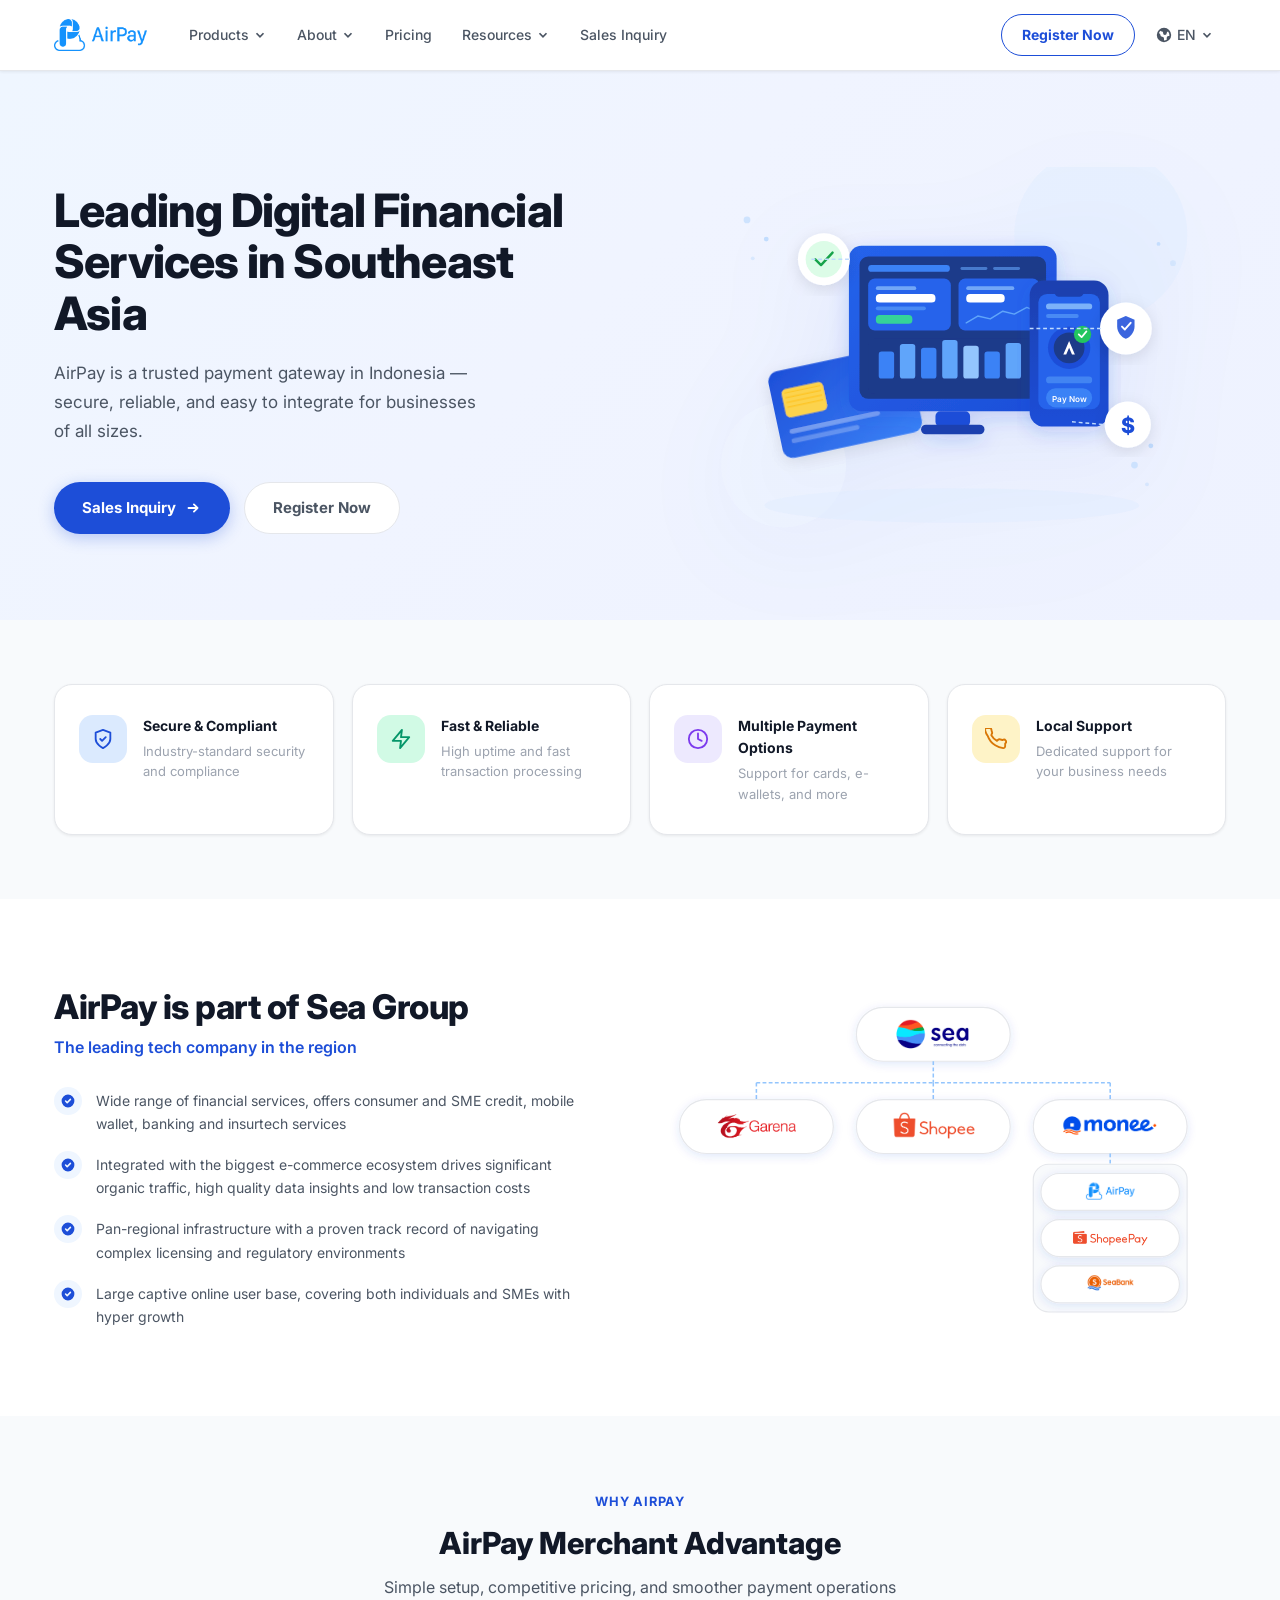
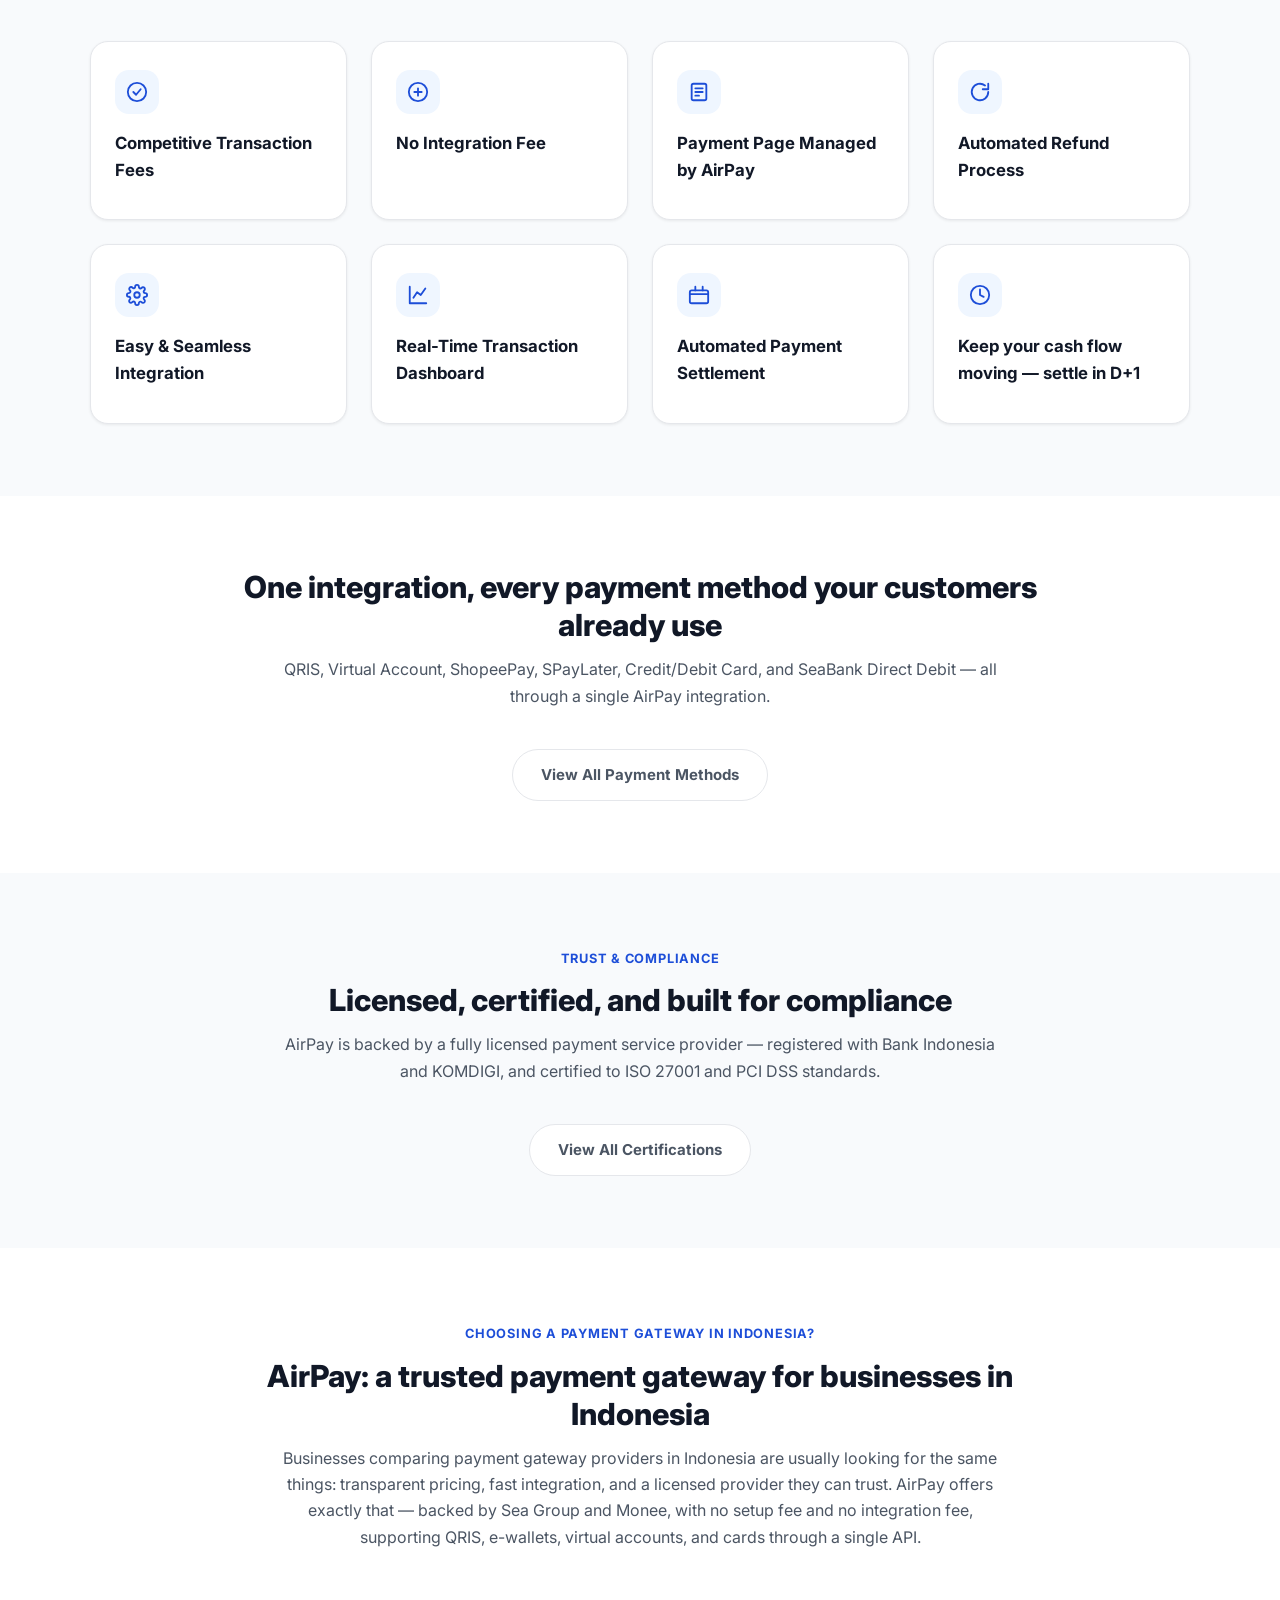
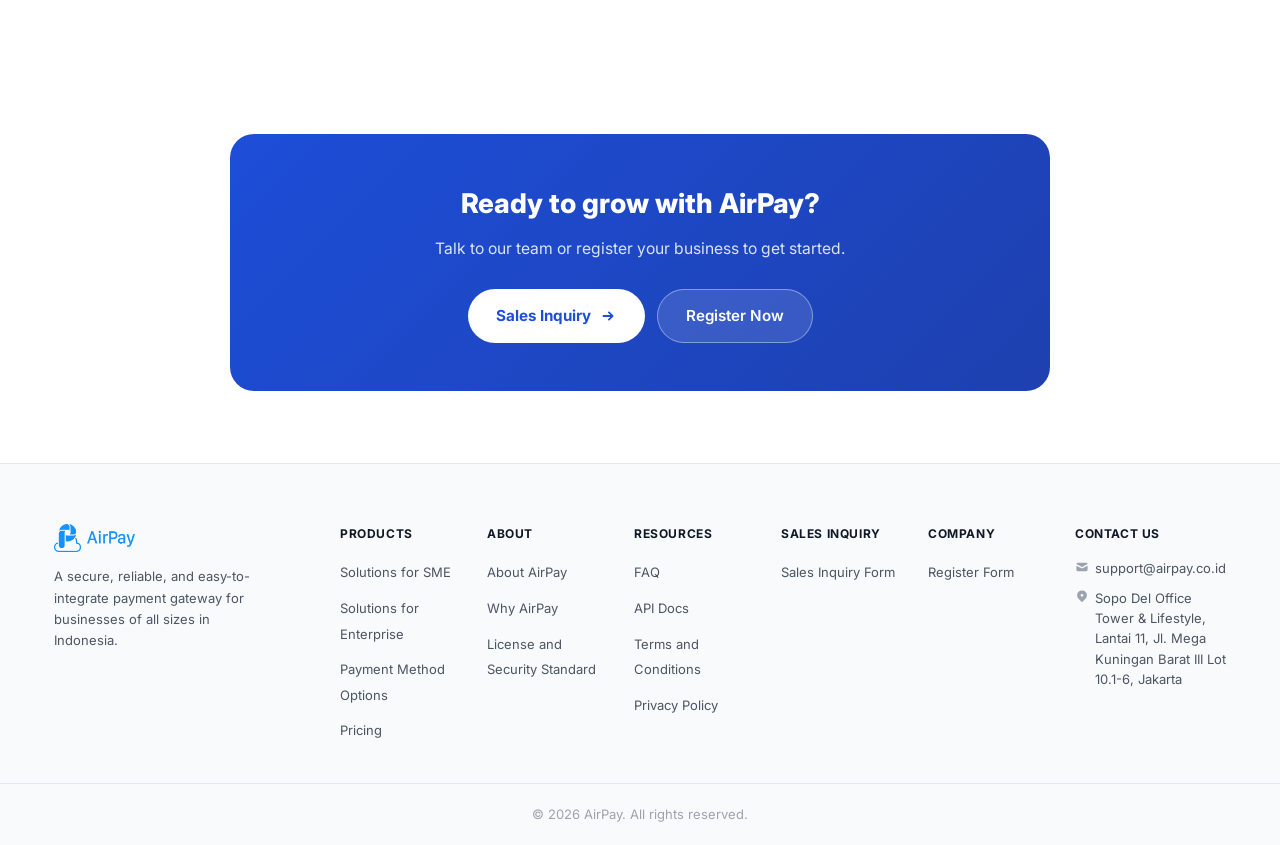
<file: index.html>
<!DOCTYPE html>
<html lang="en">
<head>
  <meta charset="UTF-8" />
  <meta name="viewport" content="width=device-width, initial-scale=1.0" />
  <meta name="description" content="AirPay is a licensed payment gateway in Indonesia supporting QRIS, e-wallets, virtual accounts, and cards — secure, reliable, and easy to integrate." />
  <link rel="canonical" href="https://alvinsantosospp.github.io/airpaypgwebsite/" />
  <meta property="og:type" content="website" />
  <meta property="og:site_name" content="AirPay" />
  <meta property="og:title" content="AirPay — Payment Gateway Indonesia for Growing Businesses" />
  <meta property="og:description" content="AirPay is a licensed payment gateway in Indonesia supporting QRIS, e-wallets, virtual accounts, and cards — secure, reliable, and easy to integrate." />
  <meta property="og:url" content="https://alvinsantosospp.github.io/airpaypgwebsite/" />
  <meta property="og:image" content="https://alvinsantosospp.github.io/airpaypgwebsite/logo.png" />
  <meta name="twitter:card" content="summary" />
  <meta name="twitter:title" content="AirPay — Payment Gateway Indonesia for Growing Businesses" />
  <meta name="twitter:description" content="AirPay is a licensed payment gateway in Indonesia supporting QRIS, e-wallets, virtual accounts, and cards — secure, reliable, and easy to integrate." />
  <meta name="twitter:image" content="https://alvinsantosospp.github.io/airpaypgwebsite/logo.png" />
  <title>AirPay — Payment Gateway Indonesia for Growing Businesses</title>
  <link href="https://fonts.googleapis.com/css2?family=Inter:wght@300;400;500;600;700;800&display=swap" rel="stylesheet" />
  <link rel="stylesheet" href="styles.css" />
  <link rel="stylesheet" href="content-page.css" />
  <script type="application/ld+json">
  {
    "@context": "https://schema.org",
    "@type": "Organization",
    "name": "AirPay",
    "alternateName": "AirPay Payment Gateway",
    "url": "https://alvinsantosospp.github.io/airpaypgwebsite/index.html",
    "logo": "https://alvinsantosospp.github.io/airpaypgwebsite/logo.png",
    "description": "AirPay is a licensed payment gateway in Indonesia, part of Monee and Sea Group, supporting QRIS, e-wallets, virtual accounts, paylater, and card payments."
  }
  </script>
</head>
<body>

  <!-- ===== NAVBAR ===== -->
  <nav class="navbar" id="navbar">
    <div class="nav-container">
      <a href="/" class="nav-logo">
        <img src="logo.png" alt="AirPay" class="logo-img" onerror="this.style.display='none';this.nextElementSibling.style.display='flex'">
        <span class="logo-svg-fallback">
          <svg viewBox="0 0 44 44" fill="none" xmlns="http://www.w3.org/2000/svg" style="width:38px;height:38px">
            <circle cx="22" cy="22" r="22" fill="#2196F3"/>
            <path d="M13 32L22 13L31 32H26.2L22 22.5L17.8 32H13Z" fill="white"/>
            <path d="M18 17H24C25.7 17 27 18.3 27 20C27 21.7 25.7 23 24 23H18V17Z" fill="rgba(255,255,255,0.5)"/>
          </svg>
          <span style="font-size:19px;font-weight:700;color:#2196F3;letter-spacing:-0.2px">AirPay</span>
        </span>
      </a>

      <div class="nav-menu" id="navMenu">
        <div class="nav-item dropdown">
          <a href="#" class="nav-link">
            <span data-i18n="nav.products">Products</span>
            <svg class="chevron" viewBox="0 0 16 16" fill="none" stroke="currentColor" stroke-width="2"><path d="M4 6l4 4 4-4"/></svg>
          </a>
          <div class="dropdown-menu">
            <a href="solutions-sme.html"><span data-i18n="nav.solutionsSme">Solutions for SME</span></a>
            <a href="solutions-enterprise.html"><span data-i18n="nav.solutionsEnterprise">Solutions for Enterprise</span></a>
            <a href="payment-methods.html"><span data-i18n="nav.paymentMethods">Payment Method Options</span></a>
          </div>
        </div>
        <div class="nav-item dropdown">
          <a href="#" class="nav-link">
            <span data-i18n="nav.about">About</span>
            <svg class="chevron" viewBox="0 0 16 16" fill="none" stroke="currentColor" stroke-width="2"><path d="M4 6l4 4 4-4"/></svg>
          </a>
          <div class="dropdown-menu">
            <a href="about-airpay.html"><span data-i18n="nav.aboutAirpay">About AirPay</span></a>
            <a href="partners.html"><span data-i18n="nav.airpayPartners">AirPay Partners</span></a>
            <a href="license.html"><span data-i18n="nav.licenseSecurity">License and Security Standard</span></a>
          </div>
        </div>
        <a href="pricing.html" class="nav-link"><span data-i18n="nav.pricing">Pricing</span></a>
        <div class="nav-item dropdown">
          <a href="#" class="nav-link">
            <span data-i18n="nav.resources">Resources</span>
            <svg class="chevron" viewBox="0 0 16 16" fill="none" stroke="currentColor" stroke-width="2"><path d="M4 6l4 4 4-4"/></svg>
          </a>
          <div class="dropdown-menu">
            <a href="https://help.cs.shopeepay.co.id/portal/109/category/78-AirPay-Payment-Gateway/79-Tentang-AirPay-PG?page=1" target="_blank" rel="noopener noreferrer"><span data-i18n="nav.faq">FAQ</span></a>
            <a href="https://product.shopeepay.co.id/integration/api/gateway/" target="_blank" rel="noopener noreferrer"><span data-i18n="nav.apiDocs">API Docs</span></a>
            <a href="https://shopeepay.co.id/terms" target="_blank" rel="noopener noreferrer"><span data-i18n="nav.terms">Terms and Conditions</span></a>
            <a href="https://shopeepay.co.id/privacy" target="_blank" rel="noopener noreferrer"><span data-i18n="nav.privacy">Privacy Policy</span></a>
          </div>
        </div>
        <a href="https://help.shopee.co.id/portal/survey/45d63a38f236404bbe371f5e59797d23" target="_blank" rel="noopener noreferrer" class="nav-link"><span data-i18n="nav.salesInquiry">Sales Inquiry</span></a>
      </div>

      <div class="nav-actions" id="navActions">
        <a href="https://help.shopee.co.id/portal/survey/883dc85ec2584fb4941d2cc26aeb2e5a" target="_blank" rel="noopener noreferrer" class="btn-register"><span data-i18n="nav.registerNow">Register Now</span></a>
        <div class="lang-selector">
          <svg class="globe-icon" viewBox="0 0 20 20" fill="currentColor"><path fill-rule="evenodd" d="M10 18a8 8 0 100-16 8 8 0 000 16zM4.332 8.027a6.012 6.012 0 011.912-2.706C6.512 5.73 6.974 6 7.5 6A1.5 1.5 0 019 7.5V8a2 2 0 004 0 2 2 0 011.523-1.943A5.977 5.977 0 0116 10c0 .34-.028.675-.083 1H15a2 2 0 00-2 2v2.197A5.973 5.973 0 0110 16v-2a2 2 0 00-2-2 2 2 0 01-2-2 2 2 0 00-1.668-1.973z" clip-rule="evenodd"/></svg>
          <span class="lang-label">EN</span>
          <svg class="chevron" viewBox="0 0 16 16" fill="none" stroke="currentColor" stroke-width="2"><path d="M4 6l4 4 4-4"/></svg>
          <div class="lang-menu">
            <button type="button" class="lang-option" data-lang="en">
              <span>English</span>
              <svg class="lang-check" viewBox="0 0 20 20" fill="currentColor"><path fill-rule="evenodd" d="M16.707 5.293a1 1 0 010 1.414l-8 8a1 1 0 01-1.414 0l-4-4a1 1 0 111.414-1.414L8 12.586l7.293-7.293a1 1 0 011.414 0z" clip-rule="evenodd"/></svg>
            </button>
            <button type="button" class="lang-option" data-lang="id">
              <span>Bahasa Indonesia</span>
              <svg class="lang-check" viewBox="0 0 20 20" fill="currentColor"><path fill-rule="evenodd" d="M16.707 5.293a1 1 0 010 1.414l-8 8a1 1 0 01-1.414 0l-4-4a1 1 0 111.414-1.414L8 12.586l7.293-7.293a1 1 0 011.414 0z" clip-rule="evenodd"/></svg>
            </button>
          </div>
        </div>
      </div>

      <button class="nav-toggle" id="navToggle" aria-label="Toggle navigation">
        <span></span><span></span><span></span>
      </button>
    </div>
  </nav>

  <!-- ===== HERO ===== -->
  <section class="hero">
    <div class="hero-container">
      <div class="hero-content">
        <h1 class="hero-title" data-i18n="hero.title">Leading Digital Financial Services in Southeast Asia</h1>
        <p class="hero-subtitle" data-i18n="hero.subtitle">AirPay is a trusted payment gateway in Indonesia — secure, reliable, and easy to integrate for businesses of all sizes.</p>
        <div class="hero-actions">
          <a href="https://help.shopee.co.id/portal/survey/45d63a38f236404bbe371f5e59797d23" target="_blank" rel="noopener noreferrer" class="btn-primary">
            <span data-i18n="nav.salesInquiry">Sales Inquiry</span>
            <svg viewBox="0 0 20 20" fill="currentColor"><path fill-rule="evenodd" d="M10.293 5.293a1 1 0 011.414 0l4 4a1 1 0 010 1.414l-4 4a1 1 0 01-1.414-1.414L12.586 11H5a1 1 0 110-2h7.586l-2.293-2.293a1 1 0 010-1.414z" clip-rule="evenodd"/></svg>
          </a>
          <a href="https://help.shopee.co.id/portal/survey/883dc85ec2584fb4941d2cc26aeb2e5a" target="_blank" rel="noopener noreferrer" class="btn-outline-hero"><span data-i18n="nav.registerNow">Register Now</span></a>
        </div>
      </div>

      <div class="hero-illustration">
        <svg viewBox="0 0 520 400" fill="none" xmlns="http://www.w3.org/2000/svg" class="hero-svg">
          <defs>
            <linearGradient id="monGrad" x1="0" y1="0" x2="1" y2="1">
              <stop offset="0%" stop-color="#2563EB"/>
              <stop offset="100%" stop-color="#1D4ED8"/>
            </linearGradient>
            <linearGradient id="phoneGrad" x1="0" y1="0" x2="0" y2="1">
              <stop offset="0%" stop-color="#1E40AF"/>
              <stop offset="100%" stop-color="#1D4ED8"/>
            </linearGradient>
            <linearGradient id="cardGrad" x1="0" y1="0" x2="1" y2="1">
              <stop offset="0%" stop-color="#1D4ED8"/>
              <stop offset="100%" stop-color="#3B82F6"/>
            </linearGradient>
            <filter id="fShadow" x="-15%" y="-15%" width="130%" height="140%">
              <feDropShadow dx="0" dy="6" stdDeviation="10" flood-color="rgba(29,78,216,0.18)"/>
            </filter>
            <filter id="fFloat" x="-20%" y="-20%" width="140%" height="140%">
              <feDropShadow dx="0" dy="4" stdDeviation="8" flood-color="rgba(0,0,0,0.10)"/>
            </filter>
          </defs>

          <!-- Background blobs -->
          <circle cx="420" cy="70" r="90" fill="#DBEAFE" opacity="0.35"/>
          <circle cx="90" cy="310" r="65" fill="#EFF6FF" opacity="0.5"/>

          <!-- Decorative dots -->
          <circle cx="52" cy="55" r="3.5" fill="#BFDBFE" opacity="0.7"/>
          <circle cx="72" cy="75" r="2.5" fill="#93C5FD" opacity="0.5"/>
          <circle cx="58" cy="95" r="2" fill="#BFDBFE" opacity="0.5"/>
          <circle cx="455" cy="310" r="3.5" fill="#BFDBFE" opacity="0.7"/>
          <circle cx="472" cy="290" r="2.5" fill="#93C5FD" opacity="0.5"/>
          <circle cx="468" cy="330" r="2" fill="#BFDBFE" opacity="0.5"/>
          <circle cx="480" cy="80" r="2" fill="#93C5FD" opacity="0.4"/>
          <circle cx="495" cy="100" r="3" fill="#BFDBFE" opacity="0.5"/>

          <!-- Base shadow -->
          <ellipse cx="265" cy="352" rx="195" ry="18" fill="#DBEAFE" opacity="0.4"/>

          <!-- Credit Card -->
          <g transform="rotate(-12 145 235)" filter="url(#fFloat)">
            <rect x="78" y="200" width="148" height="92" rx="11" fill="url(#cardGrad)"/>
            <rect x="89" y="220" width="44" height="30" rx="5" fill="#FCD34D"/>
            <line x1="92" y1="224" x2="130" y2="224" stroke="rgba(255,185,0,0.5)" stroke-width="1.5"/>
            <line x1="92" y1="229" x2="130" y2="229" stroke="rgba(255,185,0,0.5)" stroke-width="1.5"/>
            <line x1="92" y1="234" x2="130" y2="234" stroke="rgba(255,185,0,0.5)" stroke-width="1.5"/>
            <line x1="92" y1="239" x2="130" y2="239" stroke="rgba(255,185,0,0.5)" stroke-width="1.5"/>
            <rect x="89" y="262" width="96" height="5" rx="2.5" fill="rgba(255,255,255,0.35)"/>
            <rect x="89" y="272" width="72" height="5" rx="2.5" fill="rgba(255,255,255,0.25)"/>
            <path d="M178 228 Q185 220 192 228" stroke="white" stroke-width="2" fill="none" stroke-linecap="round"/>
            <path d="M181 232 Q185 225 189 232" stroke="white" stroke-width="2" fill="none" stroke-linecap="round"/>
            <circle cx="185" cy="236" r="2" fill="white"/>
          </g>

          <!-- Monitor -->
          <g filter="url(#fShadow)">
            <rect x="158" y="82" width="216" height="172" rx="13" fill="url(#monGrad)"/>
            <rect x="169" y="93" width="194" height="148" rx="9" fill="#1E3A8A"/>
            <!-- Header -->
            <rect x="178" y="102" width="85" height="7" rx="3.5" fill="#3B82F6"/>
            <rect x="274" y="104" width="28" height="3" rx="1.5" fill="#60A5FA" opacity="0.6"/>
            <rect x="308" y="104" width="28" height="3" rx="1.5" fill="#60A5FA" opacity="0.6"/>
            <!-- Balance card -->
            <rect x="178" y="116" width="86" height="54" rx="7" fill="#2563EB"/>
            <rect x="186" y="124" width="42" height="4" rx="2" fill="#93C5FD" opacity="0.7"/>
            <rect x="186" y="132" width="62" height="9" rx="4" fill="white"/>
            <rect x="186" y="145" width="52" height="4" rx="2" fill="#60A5FA" opacity="0.6"/>
            <rect x="186" y="154" width="38" height="9" rx="4" fill="#34D399"/>
            <!-- Stats card -->
            <rect x="272" y="116" width="84" height="54" rx="7" fill="#2563EB"/>
            <rect x="280" y="124" width="50" height="4" rx="2" fill="#93C5FD" opacity="0.7"/>
            <rect x="280" y="132" width="40" height="9" rx="4" fill="white"/>
            <polyline points="280,162 292,155 305,158 318,150 330,153 343,146 348,148" stroke="#60A5FA" stroke-width="1.5" fill="none" stroke-linecap="round" stroke-linejoin="round"/>
            <!-- Bar chart -->
            <rect x="178" y="178" width="178" height="58" rx="7" fill="#1E3A8A"/>
            <rect x="189" y="192" width="16" height="28" rx="3" fill="#3B82F6"/>
            <rect x="211" y="184" width="16" height="36" rx="3" fill="#60A5FA"/>
            <rect x="233" y="188" width="16" height="32" rx="3" fill="#3B82F6"/>
            <rect x="255" y="180" width="16" height="40" rx="3" fill="#60A5FA"/>
            <rect x="277" y="186" width="16" height="34" rx="3" fill="#93C5FD"/>
            <rect x="299" y="192" width="16" height="28" rx="3" fill="#3B82F6"/>
            <rect x="321" y="183" width="16" height="37" rx="3" fill="#60A5FA"/>
            <!-- Stand -->
            <rect x="248" y="254" width="36" height="16" rx="5" fill="#1D4ED8"/>
            <rect x="233" y="268" width="66" height="10" rx="5" fill="#1E40AF"/>
          </g>

          <!-- Phone -->
          <g filter="url(#fShadow)">
            <rect x="346" y="118" width="82" height="152" rx="15" fill="url(#phoneGrad)"/>
            <rect x="355" y="132" width="64" height="120" rx="9" fill="#2563EB"/>
            <rect x="372" y="126" width="30" height="9" rx="4.5" fill="#1E40AF"/>
            <!-- Phone UI -->
            <rect x="363" y="142" width="48" height="6" rx="3" fill="#93C5FD" opacity="0.8"/>
            <rect x="363" y="153" width="34" height="4" rx="2" fill="#60A5FA" opacity="0.6"/>
            <!-- AirPay logo on phone -->
            <circle cx="387" cy="188" r="22" fill="#1D4ED8"/>
            <circle cx="387" cy="188" r="16" fill="#1E3A8A"/>
            <path d="M381 195L387 181L393 195H390L387 188L384 195H381Z" fill="white"/>
            <!-- Check overlay -->
            <circle cx="401" cy="174" r="9" fill="#22C55E"/>
            <path d="M397 174L400 177L405 171" stroke="white" stroke-width="1.8" fill="none" stroke-linecap="round" stroke-linejoin="round"/>
            <!-- Amount label -->
            <rect x="363" y="218" width="48" height="7" rx="3.5" fill="#60A5FA" opacity="0.5"/>
            <!-- Pay button -->
            <rect x="363" y="230" width="48" height="20" rx="10" fill="#3B82F6"/>
            <text x="387" y="244" text-anchor="middle" fill="white" font-size="8.5" font-family="Inter,sans-serif" font-weight="600">Pay Now</text>
            <!-- Home bar -->
            <rect x="374" y="246" width="26" height="3" rx="1.5" fill="#3B82F6" opacity="0.4"/>
          </g>

          <!-- Floating badge: green check -->
          <g filter="url(#fFloat)">
            <circle cx="132" cy="96" r="27" fill="white"/>
            <circle cx="132" cy="96" r="19" fill="#DCFCE7"/>
            <path d="M123 96L129 102L141 89" stroke="#16A34A" stroke-width="2.5" fill="none" stroke-linecap="round" stroke-linejoin="round"/>
          </g>

          <!-- Floating badge: shield -->
          <g filter="url(#fFloat)">
            <circle cx="446" cy="168" r="27" fill="white"/>
            <path d="M446 155L437 158.8L437 165.5C437 171.5 441 176.8 446 178.5C451 176.8 455 171.5 455 165.5L455 158.8Z" fill="#DBEAFE"/>
            <path d="M446 155L437 158.8L437 165.5C437 171.5 441 176.8 446 178.5C451 176.8 455 171.5 455 165.5L455 158.8Z" fill="#1D4ED8" opacity="0.85"/>
            <path d="M442 166L445 169L451 162" stroke="white" stroke-width="2" fill="none" stroke-linecap="round" stroke-linejoin="round"/>
          </g>

          <!-- Floating badge: dollar -->
          <g filter="url(#fFloat)">
            <circle cx="448" cy="268" r="24" fill="white"/>
            <text x="448" y="277" text-anchor="middle" fill="#1D4ED8" font-size="22" font-weight="800" font-family="Inter,sans-serif">$</text>
          </g>

          <!-- Connector lines -->
          <line x1="158" y1="96" x2="118" y2="96" stroke="#BFDBFE" stroke-width="1.5" stroke-dasharray="4 3"/>
          <line x1="346" y1="168" x2="420" y2="168" stroke="#BFDBFE" stroke-width="1.5" stroke-dasharray="4 3"/>
          <line x1="390" y1="265" x2="425" y2="268" stroke="#BFDBFE" stroke-width="1.5" stroke-dasharray="4 3"/>
        </svg>
      </div>
    </div>
  </section>

  <!-- ===== FEATURES ===== -->
  <section class="features">
    <div class="features-container">
      <div class="feature-card">
        <div class="feature-icon icon-blue">
          <svg viewBox="0 0 24 24" fill="none" stroke="currentColor" stroke-width="2" stroke-linecap="round" stroke-linejoin="round">
            <path d="M12 22s8-4 8-10V5l-8-3-8 3v7c0 6 8 10 8 10z"/>
            <path d="M9 12l2 2 4-4"/>
          </svg>
        </div>
        <div>
          <h3 data-i18n="features.secure.title">Secure &amp; Compliant</h3>
          <p data-i18n="features.secure.desc">Industry-standard security and compliance</p>
        </div>
      </div>

      <div class="feature-card">
        <div class="feature-icon icon-green">
          <svg viewBox="0 0 24 24" fill="none" stroke="currentColor" stroke-width="2" stroke-linecap="round" stroke-linejoin="round">
            <polygon points="13 2 3 14 12 14 11 22 21 10 12 10 13 2"/>
          </svg>
        </div>
        <div>
          <h3 data-i18n="features.fast.title">Fast &amp; Reliable</h3>
          <p data-i18n="features.fast.desc">High uptime and fast transaction processing</p>
        </div>
      </div>

      <div class="feature-card">
        <div class="feature-icon icon-purple">
          <svg viewBox="0 0 24 24" fill="none" stroke="currentColor" stroke-width="2" stroke-linecap="round" stroke-linejoin="round">
            <path d="M12 2a10 10 0 100 20A10 10 0 0012 2z"/>
            <path d="M12 6v6l4 2"/>
          </svg>
        </div>
        <div>
          <h3 data-i18n="features.multi.title">Multiple Payment Options</h3>
          <p data-i18n="features.multi.desc">Support for cards, e-wallets, and more</p>
        </div>
      </div>

      <div class="feature-card">
        <div class="feature-icon icon-orange">
          <svg viewBox="0 0 24 24" fill="none" stroke="currentColor" stroke-width="2" stroke-linecap="round" stroke-linejoin="round">
            <path d="M22 16.92v3a2 2 0 01-2.18 2 19.79 19.79 0 01-8.63-3.07A19.5 19.5 0 013.07 8.81 19.79 19.79 0 010 2.18 2 2 0 012 0h3a2 2 0 012 1.72 12.84 12.84 0 00.7 2.81 2 2 0 01-.45 2.11L6.91 7.91a16 16 0 006.18 6.18l1.27-1.27a2 2 0 012.11-.45 12.84 12.84 0 002.81.7A2 2 0 0122 16.92z"/>
          </svg>
        </div>
        <div>
          <h3 data-i18n="features.support.title">Local Support</h3>
          <p data-i18n="features.support.desc">Dedicated support for your business needs</p>
        </div>
      </div>
    </div>
  </section>

  <!-- ===== SEA GROUP ===== -->
  <section class="sea-group">
    <div class="sea-group-container">
      <div class="sea-group-content">
        <h2 data-i18n="sea.title">AirPay is part of Sea Group</h2>
        <p class="sea-subtitle" data-i18n="sea.subtitle">The leading tech company in the region</p>
        <ul class="sea-list">
          <li>
            <svg class="check-ic" viewBox="0 0 20 20" fill="currentColor">
              <path fill-rule="evenodd" d="M10 18a8 8 0 100-16 8 8 0 000 16zm3.707-9.293a1 1 0 00-1.414-1.414L9 10.586 7.707 9.293a1 1 0 00-1.414 1.414l2 2a1 1 0 001.414 0l4-4z" clip-rule="evenodd"/>
            </svg>
            <span data-i18n="sea.bullet1">Wide range of financial services, offers consumer and SME credit, mobile wallet, banking and insurtech services</span>
          </li>
          <li>
            <svg class="check-ic" viewBox="0 0 20 20" fill="currentColor">
              <path fill-rule="evenodd" d="M10 18a8 8 0 100-16 8 8 0 000 16zm3.707-9.293a1 1 0 00-1.414-1.414L9 10.586 7.707 9.293a1 1 0 00-1.414 1.414l2 2a1 1 0 001.414 0l4-4z" clip-rule="evenodd"/>
            </svg>
            <span data-i18n="sea.bullet2">Integrated with the biggest e-commerce ecosystem drives significant organic traffic, high quality data insights and low transaction costs</span>
          </li>
          <li>
            <svg class="check-ic" viewBox="0 0 20 20" fill="currentColor">
              <path fill-rule="evenodd" d="M10 18a8 8 0 100-16 8 8 0 000 16zm3.707-9.293a1 1 0 00-1.414-1.414L9 10.586 7.707 9.293a1 1 0 00-1.414 1.414l2 2a1 1 0 001.414 0l4-4z" clip-rule="evenodd"/>
            </svg>
            <span data-i18n="sea.bullet3">Pan-regional infrastructure with a proven track record of navigating complex licensing and regulatory environments</span>
          </li>
          <li>
            <svg class="check-ic" viewBox="0 0 20 20" fill="currentColor">
              <path fill-rule="evenodd" d="M10 18a8 8 0 100-16 8 8 0 000 16zm3.707-9.293a1 1 0 00-1.414-1.414L9 10.586 7.707 9.293a1 1 0 00-1.414 1.414l2 2a1 1 0 001.414 0l4-4z" clip-rule="evenodd"/>
            </svg>
            <span data-i18n="sea.bullet4">Large captive online user base, covering both individuals and SMEs with hyper growth</span>
          </li>
        </ul>
      </div>

      <div class="sea-map-wrap">
        <svg viewBox="0 0 760 430" fill="none" xmlns="http://www.w3.org/2000/svg" class="ecosystem-svg">
          <defs>
            <filter id="ecoShadow" x="-30%" y="-30%" width="160%" height="160%">
              <feDropShadow dx="0" dy="3" stdDeviation="6" flood-color="rgba(29,78,216,0.12)"/>
            </filter>
          </defs>

          <!-- Sea Group (parent) -->
          <rect x="280" y="20" width="200" height="70" rx="35" fill="white" stroke="#E5E7EB" stroke-width="1.5" filter="url(#ecoShadow)"/>
          <image href="sea-logo.png" x="329.5" y="34" width="101" height="42" preserveAspectRatio="xMidYMid meet"/>

          <!-- Sea Group's branches -->
          <line x1="380" y1="90" x2="380" y2="118" stroke="#93C5FD" stroke-width="2" stroke-dasharray="5 3"/>
          <line x1="150" y1="118" x2="610" y2="118" stroke="#93C5FD" stroke-width="2" stroke-dasharray="5 3"/>
          <line x1="150" y1="118" x2="150" y2="140" stroke="#93C5FD" stroke-width="2" stroke-dasharray="5 3"/>
          <line x1="380" y1="118" x2="380" y2="140" stroke="#93C5FD" stroke-width="2" stroke-dasharray="5 3"/>
          <line x1="610" y1="118" x2="610" y2="140" stroke="#93C5FD" stroke-width="2" stroke-dasharray="5 3"/>

          <!-- Digital Entertainment -->
          <rect x="50" y="140" width="200" height="70" rx="35" fill="white" stroke="#E5E7EB" stroke-width="1.5" filter="url(#ecoShadow)"/>
          <image href="garena-logo.png" x="95.5" y="155" width="109" height="40" preserveAspectRatio="xMidYMid meet"/>

          <!-- E-Commerce -->
          <rect x="280" y="140" width="200" height="70" rx="35" fill="white" stroke="#E5E7EB" stroke-width="1.5" filter="url(#ecoShadow)"/>
          <image href="shopee-logo.png" x="322.3" y="155" width="115.4" height="40" preserveAspectRatio="xMidYMid meet"/>

          <!-- Digital Financial Service: Monee -->
          <rect x="510" y="140" width="200" height="70" rx="35" fill="white" stroke="#E5E7EB" stroke-width="1.5" filter="url(#ecoShadow)"/>
          <image href="monee-logo.png" x="545.85" y="156" width="128.3" height="38" preserveAspectRatio="xMidYMid meet"/>

          <!-- Monee's products, grouped in one branch -->
          <line x1="610" y1="210" x2="610" y2="224" stroke="#93C5FD" stroke-width="2" stroke-dasharray="5 3"/>
          <rect x="510" y="224" width="200" height="192" rx="20" fill="#F8FAFC" stroke="#E5E7EB" stroke-width="1.5"/>

          <rect x="520" y="236" width="180" height="48" rx="24" fill="white" stroke="#E5E7EB" stroke-width="1.5" filter="url(#ecoShadow)"/>
          <image href="airpay-logo.png" x="574.7" y="245" width="70.6" height="30" preserveAspectRatio="xMidYMid meet"/>

          <rect x="520" y="296" width="180" height="48" rx="24" fill="white" stroke="#E5E7EB" stroke-width="1.5" filter="url(#ecoShadow)"/>
          <image href="shopeepay-logo.png" x="561" y="305" width="97.95" height="30" preserveAspectRatio="xMidYMid meet"/>

          <rect x="520" y="356" width="180" height="48" rx="24" fill="white" stroke="#E5E7EB" stroke-width="1.5" filter="url(#ecoShadow)"/>
          <image href="seabank-logo.png" x="573.6" y="365" width="72.8" height="30" preserveAspectRatio="xMidYMid meet"/>
        </svg>
      </div>
    </div>
  </section>

  <!-- ===== MERCHANT ADVANTAGE ===== -->
  <section class="cp-section alt">
    <div class="cp-container">
      <div class="cp-section-head center">
        <span class="cp-eyebrow" data-i18n="about.advantage.eyebrow">Why AirPay</span>
        <h2 class="cp-section-title" data-i18n="about.advantage.title">AirPay Merchant Advantage</h2>
        <p class="cp-section-sub" data-i18n="about.advantage.subtitle">Simple setup, competitive pricing, and smoother payment operations</p>
      </div>
      <div class="cp-grid-4">
        <div class="cp-card">
          <div class="cp-card-icon">
            <svg viewBox="0 0 24 24" fill="none" stroke="currentColor" stroke-width="2" stroke-linecap="round" stroke-linejoin="round"><path d="M12 2a10 10 0 100 20A10 10 0 0012 2z"/><path d="M8 12l3 3 5-6"/></svg>
          </div>
          <h3 class="cp-card-title" data-i18n="about.advantage.fees.title">Competitive Transaction Fees</h3>
        </div>
        <div class="cp-card">
          <div class="cp-card-icon">
            <svg viewBox="0 0 24 24" fill="none" stroke="currentColor" stroke-width="2" stroke-linecap="round" stroke-linejoin="round"><circle cx="12" cy="12" r="10"/><path d="M8 12h8M12 8v8"/></svg>
          </div>
          <h3 class="cp-card-title" data-i18n="about.advantage.noFee.title">No Integration Fee</h3>
        </div>
        <div class="cp-card">
          <div class="cp-card-icon">
            <svg viewBox="0 0 24 24" fill="none" stroke="currentColor" stroke-width="2" stroke-linecap="round" stroke-linejoin="round"><rect x="4" y="3" width="16" height="18" rx="2"/><path d="M8 8h8M8 12h8M8 16h4"/></svg>
          </div>
          <h3 class="cp-card-title" data-i18n="about.advantage.hostedPage.title">Payment Page Managed by AirPay</h3>
        </div>
        <div class="cp-card">
          <div class="cp-card-icon">
            <svg viewBox="0 0 24 24" fill="none" stroke="currentColor" stroke-width="2" stroke-linecap="round" stroke-linejoin="round"><path d="M21 12a9 9 0 11-3.5-7.14M21 3v6h-6"/></svg>
          </div>
          <h3 class="cp-card-title" data-i18n="about.advantage.refund.title">Automated Refund Process</h3>
        </div>
        <div class="cp-card">
          <div class="cp-card-icon">
            <svg viewBox="0 0 24 24" fill="none" stroke="currentColor" stroke-width="2" stroke-linecap="round" stroke-linejoin="round"><circle cx="12" cy="12" r="3"/><path d="M19.4 15a1.7 1.7 0 00.3 1.9l.1.1a2 2 0 11-2.8 2.8l-.1-.1a1.7 1.7 0 00-1.9-.3 1.7 1.7 0 00-1 1.6V21a2 2 0 11-4 0v-.1a1.7 1.7 0 00-1-1.6 1.7 1.7 0 00-1.9.3l-.1.1a2 2 0 11-2.8-2.8l.1-.1a1.7 1.7 0 00.3-1.9 1.7 1.7 0 00-1.6-1H3a2 2 0 110-4h.1a1.7 1.7 0 001.6-1 1.7 1.7 0 00-.3-1.9l-.1-.1a2 2 0 112.8-2.8l.1.1a1.7 1.7 0 001.9.3H9a1.7 1.7 0 001-1.6V3a2 2 0 114 0v.1a1.7 1.7 0 001 1.6 1.7 1.7 0 001.9-.3l.1-.1a2 2 0 112.8 2.8l-.1.1a1.7 1.7 0 00-.3 1.9V9a1.7 1.7 0 001.6 1H21a2 2 0 110 4h-.1a1.7 1.7 0 00-1.6 1z"/></svg>
          </div>
          <h3 class="cp-card-title" data-i18n="about.advantage.integration.title">Easy &amp; Seamless Integration</h3>
        </div>
        <div class="cp-card">
          <div class="cp-card-icon">
            <svg viewBox="0 0 24 24" fill="none" stroke="currentColor" stroke-width="2" stroke-linecap="round" stroke-linejoin="round"><path d="M3 3v18h18"/><path d="M7 15l4-6 4 3 5-7"/></svg>
          </div>
          <h3 class="cp-card-title" data-i18n="about.advantage.dashboard.title">Real-Time Transaction Dashboard</h3>
        </div>
        <div class="cp-card">
          <div class="cp-card-icon">
            <svg viewBox="0 0 24 24" fill="none" stroke="currentColor" stroke-width="2" stroke-linecap="round" stroke-linejoin="round"><rect x="2" y="7" width="20" height="14" rx="2"/><path d="M16 3v4M8 3v4M2 11h20"/></svg>
          </div>
          <h3 class="cp-card-title" data-i18n="about.advantage.settlement.title">Automated Payment Settlement</h3>
        </div>
        <div class="cp-card">
          <div class="cp-card-icon">
            <svg viewBox="0 0 24 24" fill="none" stroke="currentColor" stroke-width="2" stroke-linecap="round" stroke-linejoin="round"><circle cx="12" cy="12" r="10"/><path d="M12 6v6l4 2"/></svg>
          </div>
          <h3 class="cp-card-title" data-i18n="about.advantage.cashflow.title">Keep your cash flow moving — settle in D+1</h3>
        </div>
      </div>
    </div>
  </section>

  <!-- ===== PAYMENT CHANNELS TEASER ===== -->
  <section class="cp-section">
    <div class="cp-container narrow">
      <div class="cp-section-head center">
        <h2 class="cp-section-title" data-i18n="sme.channels.title">One integration, every payment method your customers already use</h2>
        <p class="cp-section-sub" data-i18n="sme.channels.subtitle">QRIS, Virtual Account, ShopeePay, SPayLater, Credit/Debit Card, and SeaBank Direct Debit — all through a single AirPay integration.</p>
      </div>
      <div style="text-align:center">
        <a href="payment-methods.html" class="btn-outline-hero" style="display:inline-flex"><span data-i18n="home.channels.cta">View All Payment Methods</span></a>
      </div>
    </div>
  </section>

  <!-- ===== LICENSING TEASER ===== -->
  <section class="cp-section alt">
    <div class="cp-container narrow">
      <div class="cp-section-head center">
        <span class="cp-eyebrow" data-i18n="home.compliance.eyebrow">Trust &amp; Compliance</span>
        <h2 class="cp-section-title" data-i18n="home.compliance.title">Licensed, certified, and built for compliance</h2>
        <p class="cp-section-sub" data-i18n="home.compliance.subtitle">AirPay is backed by a fully licensed payment service provider — registered with Bank Indonesia and KOMDIGI, and certified to ISO 27001 and PCI DSS standards.</p>
      </div>
      <div style="text-align:center">
        <a href="license.html" class="btn-outline-hero" style="display:inline-flex"><span data-i18n="home.compliance.cta">View All Certifications</span></a>
      </div>
    </div>
  </section>

  <!-- ===== COMPARE PAYMENT GATEWAYS ===== -->
  <section class="cp-section">
    <div class="cp-container narrow">
      <div class="cp-section-head center">
        <span class="cp-eyebrow" data-i18n="home.compare.eyebrow">Choosing a Payment Gateway in Indonesia?</span>
        <h2 class="cp-section-title" data-i18n="home.compare.title">AirPay: a trusted payment gateway for businesses in Indonesia</h2>
        <p class="cp-section-sub" data-i18n="home.compare.body">Businesses comparing payment gateway providers in Indonesia are usually looking for the same things: transparent pricing, fast integration, and a licensed provider they can trust. AirPay offers exactly that — backed by Sea Group and Monee, with no setup fee and no integration fee, supporting QRIS, e-wallets, virtual accounts, and cards through a single API.</p>
      </div>
    </div>
  </section>

  <!-- ===== CTA ===== -->
  <section class="cp-section">
    <div class="cp-container narrow">
      <div class="cp-cta">
        <h2 data-i18n="about.cta.title">Ready to grow with AirPay?</h2>
        <p data-i18n="about.cta.subtitle">Talk to our team or register your business to get started.</p>
        <div class="cp-cta-actions">
          <a href="https://help.shopee.co.id/portal/survey/45d63a38f236404bbe371f5e59797d23" target="_blank" rel="noopener noreferrer" class="btn-cta-primary">
            <span data-i18n="nav.salesInquiry">Sales Inquiry</span>
            <svg viewBox="0 0 20 20" fill="currentColor"><path fill-rule="evenodd" d="M10.293 5.293a1 1 0 011.414 0l4 4a1 1 0 010 1.414l-4 4a1 1 0 01-1.414-1.414L12.586 11H5a1 1 0 110-2h7.586l-2.293-2.293a1 1 0 010-1.414z" clip-rule="evenodd"/></svg>
          </a>
          <a href="https://help.shopee.co.id/portal/survey/883dc85ec2584fb4941d2cc26aeb2e5a" target="_blank" rel="noopener noreferrer" class="btn-cta-secondary"><span data-i18n="nav.registerNow">Register Now</span></a>
        </div>
      </div>
    </div>
  </section>

  <!-- ===== FOOTER ===== -->
  <footer class="footer">
    <div class="footer-top">
      <div class="footer-brand">
        <a href="/" class="nav-logo">
          <img src="logo.png" alt="AirPay" class="logo-img footer-logo-img" onerror="this.style.display='none';this.nextElementSibling.style.display='flex'">
          <span class="logo-svg-fallback">
            <svg viewBox="0 0 44 44" fill="none" xmlns="http://www.w3.org/2000/svg" style="width:34px;height:34px">
              <circle cx="22" cy="22" r="22" fill="#2196F3"/>
              <path d="M13 32L22 13L31 32H26.2L22 22.5L17.8 32H13Z" fill="white"/>
              <path d="M18 17H24C25.7 17 27 18.3 27 20C27 21.7 25.7 23 24 23H18V17Z" fill="rgba(255,255,255,0.5)"/>
            </svg>
            <span style="font-size:17px;font-weight:700;color:#2196F3;letter-spacing:-0.2px">AirPay</span>
          </span>
        </a>
        <p class="footer-tagline" data-i18n="footer.tagline">A secure, reliable, and easy-to-integrate payment gateway for businesses of all sizes in Indonesia.</p>
      </div>

      <div class="footer-links">
        <div class="footer-col">
          <h4><span data-i18n="nav.products">Products</span></h4>
          <ul>
            <li><a href="solutions-sme.html"><span data-i18n="nav.solutionsSme">Solutions for SME</span></a></li>
            <li><a href="solutions-enterprise.html"><span data-i18n="nav.solutionsEnterprise">Solutions for Enterprise</span></a></li>
            <li><a href="payment-methods.html"><span data-i18n="nav.paymentMethods">Payment Method Options</span></a></li>
            <li><a href="pricing.html"><span data-i18n="nav.pricing">Pricing</span></a></li>
          </ul>
        </div>
        <div class="footer-col">
          <h4><span data-i18n="nav.about">About</span></h4>
          <ul>
            <li><a href="about-airpay.html"><span data-i18n="nav.aboutAirpay">About AirPay</span></a></li>
            <li><a href="#"><span data-i18n="footer.whyAirpay">Why AirPay</span></a></li>
            <li><a href="#"><span data-i18n="nav.licenseSecurity">License and Security Standard</span></a></li>
          </ul>
        </div>
        <div class="footer-col">
          <h4><span data-i18n="nav.resources">Resources</span></h4>
          <ul>
            <li><a href="https://help.cs.shopeepay.co.id/portal/109/category/78-AirPay-Payment-Gateway/79-Tentang-AirPay-PG?page=1" target="_blank" rel="noopener noreferrer"><span data-i18n="nav.faq">FAQ</span></a></li>
            <li><a href="#"><span data-i18n="nav.apiDocs">API Docs</span></a></li>
            <li><a href="#"><span data-i18n="nav.terms">Terms and Conditions</span></a></li>
            <li><a href="https://shopeepay.co.id/privacy" target="_blank" rel="noopener noreferrer"><span data-i18n="nav.privacy">Privacy Policy</span></a></li>
          </ul>
        </div>
        <div class="footer-col">
          <h4><span data-i18n="nav.salesInquiry">Sales Inquiry</span></h4>
          <ul>
            <li><a href="https://help.shopee.co.id/portal/survey/45d63a38f236404bbe371f5e59797d23" target="_blank" rel="noopener noreferrer"><span data-i18n="footer.salesInquiryForm">Sales Inquiry Form</span></a></li>
          </ul>
        </div>
        <div class="footer-col">
          <h4><span data-i18n="footer.company">Company</span></h4>
          <ul>
            <li><a href="https://help.shopee.co.id/portal/survey/883dc85ec2584fb4941d2cc26aeb2e5a" target="_blank" rel="noopener noreferrer"><span data-i18n="footer.registerForm">Register Form</span></a></li>
          </ul>
        </div>
        <div class="footer-col">
          <h4><span data-i18n="footer.contactUs">Contact Us</span></h4>
          <ul>
            <li>
              <a href="mailto:support@airpay.co.id" class="fc-row">
                <svg class="fc-icon" viewBox="0 0 20 20" fill="currentColor"><path d="M2.003 5.884L10 9.882l7.997-3.998A2 2 0 0016 4H4a2 2 0 00-1.997 1.884z"/><path d="M18 8.118l-8 4-8-4V14a2 2 0 002 2h12a2 2 0 002-2V8.118z"/></svg>
                support@airpay.co.id
              </a>
            </li>
            <li class="fc-row addr">
              <svg class="fc-icon" viewBox="0 0 20 20" fill="currentColor"><path fill-rule="evenodd" d="M5.05 4.05a7 7 0 119.9 9.9L10 18.9l-4.95-4.95a7 7 0 010-9.9zM10 11a2 2 0 100-4 2 2 0 000 4z" clip-rule="evenodd"/></svg>
              Sopo Del Office Tower &amp; Lifestyle, Lantai 11, Jl. Mega Kuningan Barat III Lot 10.1-6, Jakarta
            </li>
          </ul>
        </div>
      </div>
    </div>

    <div class="footer-bottom">
      <p data-i18n="footer.copyright">© 2026 AirPay. All rights reserved.</p>
    </div>
  </footer>


  <script src="translations.js"></script>
  <script src="i18n.js"></script>
  <script src="script.js"></script>
</body>
</html>
</file>
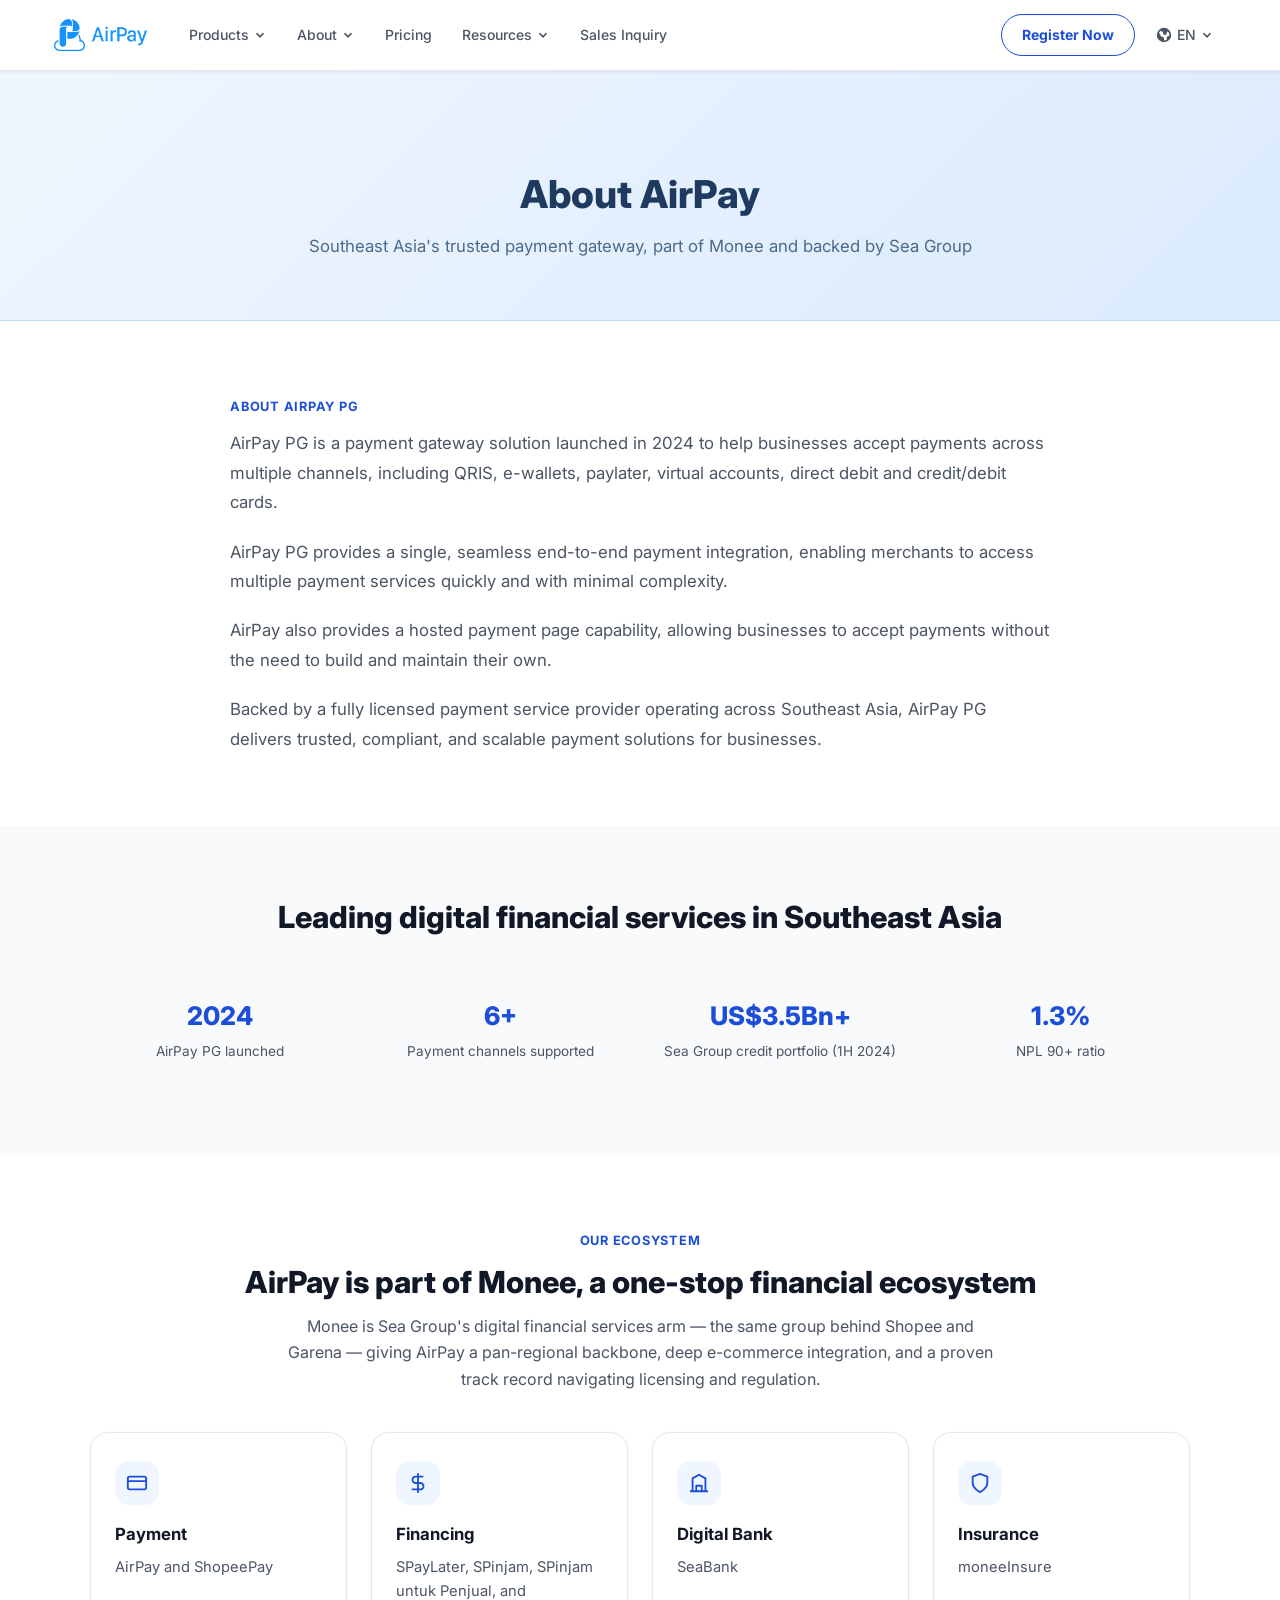
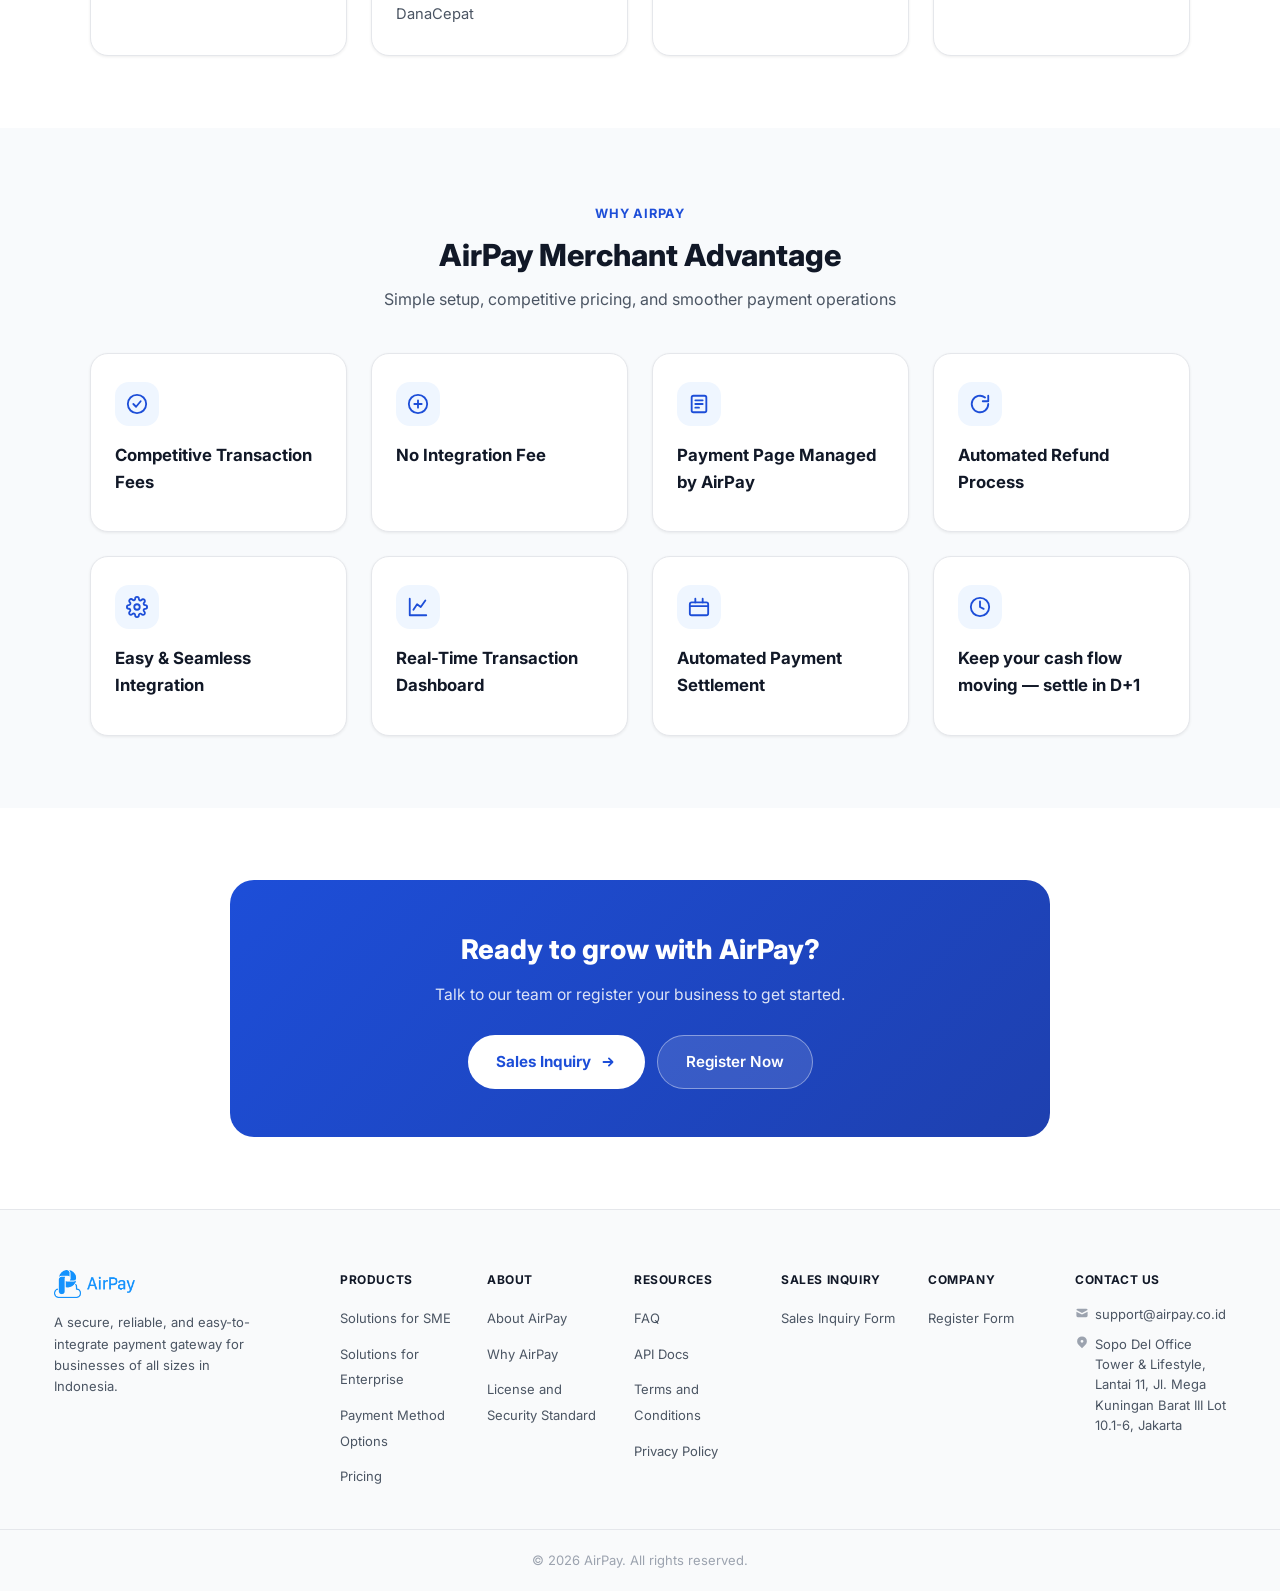
<file: about-airpay.html>
<!DOCTYPE html>
<html lang="en">
<head>
  <meta charset="UTF-8" />
  <meta name="viewport" content="width=device-width, initial-scale=1.0" />
  <meta name="description" content="AirPay is a licensed payment gateway in Indonesia, part of Monee and Sea Group, helping businesses accept payments securely with no setup or integration fees." />
  <link rel="canonical" href="https://alvinsantosospp.github.io/airpaypgwebsite/about-airpay.html" />
  <meta property="og:type" content="website" />
  <meta property="og:site_name" content="AirPay" />
  <meta property="og:title" content="About AirPay — Southeast Asia's Trusted Payment Gateway" />
  <meta property="og:description" content="AirPay is a licensed payment gateway in Indonesia, part of Monee and Sea Group, helping businesses accept payments securely with no setup or integration fees." />
  <meta property="og:url" content="https://alvinsantosospp.github.io/airpaypgwebsite/about-airpay.html" />
  <meta property="og:image" content="https://alvinsantosospp.github.io/airpaypgwebsite/logo.png" />
  <meta name="twitter:card" content="summary" />
  <meta name="twitter:title" content="About AirPay — Southeast Asia's Trusted Payment Gateway" />
  <meta name="twitter:description" content="AirPay is a licensed payment gateway in Indonesia, part of Monee and Sea Group, helping businesses accept payments securely with no setup or integration fees." />
  <meta name="twitter:image" content="https://alvinsantosospp.github.io/airpaypgwebsite/logo.png" />
  <title>About AirPay — Southeast Asia's Trusted Payment Gateway</title>
  <link href="https://fonts.googleapis.com/css2?family=Inter:wght@300;400;500;600;700;800&display=swap" rel="stylesheet" />
  <link rel="stylesheet" href="styles.css" />
  <link rel="stylesheet" href="content-page.css" />
  <script type="application/ld+json">
  {
    "@context": "https://schema.org",
    "@type": "Organization",
    "name": "AirPay",
    "alternateName": "AirPay Payment Gateway",
    "url": "https://alvinsantosospp.github.io/airpaypgwebsite/index.html",
    "logo": "https://alvinsantosospp.github.io/airpaypgwebsite/logo.png",
    "description": "AirPay is a licensed payment gateway in Indonesia, part of Monee and Sea Group, supporting QRIS, e-wallets, virtual accounts, paylater, and card payments."
  }
  </script>
</head>
<body>

  <!-- ===== NAVBAR ===== -->
  <nav class="navbar" id="navbar">
    <div class="nav-container">
      <a href="index.html" class="nav-logo">
        <img src="logo.png" alt="AirPay" class="logo-img" onerror="this.style.display='none';this.nextElementSibling.style.display='flex'">
        <span class="logo-svg-fallback">
          <svg viewBox="0 0 44 44" fill="none" style="width:38px;height:38px">
            <circle cx="22" cy="22" r="22" fill="#2196F3"/>
            <path d="M13 32L22 13L31 32H26.2L22 22.5L17.8 32H13Z" fill="white"/>
            <path d="M18 17H24C25.7 17 27 18.3 27 20C27 21.7 25.7 23 24 23H18V17Z" fill="rgba(255,255,255,0.5)"/>
          </svg>
          <span style="font-size:19px;font-weight:700;color:#2196F3;letter-spacing:-0.2px">AirPay</span>
        </span>
      </a>

      <div class="nav-menu" id="navMenu">
        <div class="nav-item dropdown">
          <a href="#" class="nav-link"><span data-i18n="nav.products">Products</span> <svg class="chevron" viewBox="0 0 16 16" fill="none" stroke="currentColor" stroke-width="2"><path d="M4 6l4 4 4-4"/></svg></a>
          <div class="dropdown-menu">
            <a href="solutions-sme.html"><span data-i18n="nav.solutionsSme">Solutions for SME</span></a>
            <a href="solutions-enterprise.html"><span data-i18n="nav.solutionsEnterprise">Solutions for Enterprise</span></a>
            <a href="payment-methods.html"><span data-i18n="nav.paymentMethods">Payment Method Options</span></a>
          </div>
        </div>
        <div class="nav-item dropdown">
          <a href="#" class="nav-link active-nav"><span data-i18n="nav.about">About</span> <svg class="chevron" viewBox="0 0 16 16" fill="none" stroke="currentColor" stroke-width="2"><path d="M4 6l4 4 4-4"/></svg></a>
          <div class="dropdown-menu">
            <a href="about-airpay.html" class="active-link"><span data-i18n="nav.aboutAirpay">About AirPay</span></a>
            <a href="partners.html"><span data-i18n="nav.airpayPartners">AirPay Partners</span></a>
            <a href="license.html"><span data-i18n="nav.licenseSecurity">License and Security Standard</span></a>
          </div>
        </div>
        <a href="pricing.html" class="nav-link"><span data-i18n="nav.pricing">Pricing</span></a>
        <div class="nav-item dropdown">
          <a href="#" class="nav-link"><span data-i18n="nav.resources">Resources</span> <svg class="chevron" viewBox="0 0 16 16" fill="none" stroke="currentColor" stroke-width="2"><path d="M4 6l4 4 4-4"/></svg></a>
          <div class="dropdown-menu">
            <a href="https://help.cs.shopeepay.co.id/portal/109/category/78-AirPay-Payment-Gateway/79-Tentang-AirPay-PG?page=1" target="_blank" rel="noopener noreferrer"><span data-i18n="nav.faq">FAQ</span></a>
            <a href="https://product.shopeepay.co.id/integration/api/gateway/" target="_blank" rel="noopener noreferrer"><span data-i18n="nav.apiDocs">API Docs</span></a>
            <a href="https://shopeepay.co.id/terms" target="_blank" rel="noopener noreferrer"><span data-i18n="nav.terms">Terms and Conditions</span></a>
            <a href="https://shopeepay.co.id/privacy" target="_blank" rel="noopener noreferrer"><span data-i18n="nav.privacy">Privacy Policy</span></a>
          </div>
        </div>
        <a href="https://help.shopee.co.id/portal/survey/45d63a38f236404bbe371f5e59797d23" target="_blank" rel="noopener noreferrer" class="nav-link"><span data-i18n="nav.salesInquiry">Sales Inquiry</span></a>
      </div>

      <div class="nav-actions" id="navActions">
        <a href="https://help.shopee.co.id/portal/survey/883dc85ec2584fb4941d2cc26aeb2e5a" target="_blank" rel="noopener noreferrer" class="btn-register"><span data-i18n="nav.registerNow">Register Now</span></a>
        <div class="lang-selector">
          <svg class="globe-icon" viewBox="0 0 20 20" fill="currentColor"><path fill-rule="evenodd" d="M10 18a8 8 0 100-16 8 8 0 000 16zM4.332 8.027a6.012 6.012 0 011.912-2.706C6.512 5.73 6.974 6 7.5 6A1.5 1.5 0 019 7.5V8a2 2 0 004 0 2 2 0 011.523-1.943A5.977 5.977 0 0116 10c0 .34-.028.675-.083 1H15a2 2 0 00-2 2v2.197A5.973 5.973 0 0110 16v-2a2 2 0 00-2-2 2 2 0 01-2-2 2 2 0 00-1.668-1.973z" clip-rule="evenodd"/></svg>
          <span class="lang-label">EN</span>
          <svg class="chevron" viewBox="0 0 16 16" fill="none" stroke="currentColor" stroke-width="2"><path d="M4 6l4 4 4-4"/></svg>
          <div class="lang-menu">
            <button type="button" class="lang-option" data-lang="en">
              <span>English</span>
              <svg class="lang-check" viewBox="0 0 20 20" fill="currentColor"><path fill-rule="evenodd" d="M16.707 5.293a1 1 0 010 1.414l-8 8a1 1 0 01-1.414 0l-4-4a1 1 0 111.414-1.414L8 12.586l7.293-7.293a1 1 0 011.414 0z" clip-rule="evenodd"/></svg>
            </button>
            <button type="button" class="lang-option" data-lang="id">
              <span>Bahasa Indonesia</span>
              <svg class="lang-check" viewBox="0 0 20 20" fill="currentColor"><path fill-rule="evenodd" d="M16.707 5.293a1 1 0 010 1.414l-8 8a1 1 0 01-1.414 0l-4-4a1 1 0 111.414-1.414L8 12.586l7.293-7.293a1 1 0 011.414 0z" clip-rule="evenodd"/></svg>
            </button>
          </div>
        </div>
      </div>

      <button class="nav-toggle" id="navToggle" aria-label="Toggle navigation">
        <span></span><span></span><span></span>
      </button>
    </div>
  </nav>

  <!-- ===== PAGE HEADER ===== -->
  <section class="cp-header">
    <div class="cp-header-inner">
      <h1 data-i18n="about.header.title">About AirPay</h1>
      <p data-i18n="about.header.subtitle">Southeast Asia's trusted payment gateway, part of Monee and backed by Sea Group</p>
    </div>
  </section>

  <!-- ===== INTRO ===== -->
  <section class="cp-section">
    <div class="cp-container narrow">
      <span class="cp-eyebrow" data-i18n="about.intro.eyebrow">About AirPay PG</span>
      <p class="cp-lead" data-i18n="about.intro.p1">AirPay PG is a payment gateway solution launched in 2024 to help businesses accept payments across multiple channels, including QRIS, e-wallets, paylater, virtual accounts, direct debit and credit/debit cards.</p>
      <p class="cp-lead" data-i18n="about.intro.p2">AirPay PG provides a single, seamless end-to-end payment integration, enabling merchants to access multiple payment services quickly and with minimal complexity.</p>
      <p class="cp-lead" data-i18n="about.intro.p3">AirPay also provides a hosted payment page capability, allowing businesses to accept payments without the need to build and maintain their own.</p>
      <p class="cp-lead" data-i18n="about.intro.p4">Backed by a fully licensed payment service provider operating across Southeast Asia, AirPay PG delivers trusted, compliant, and scalable payment solutions for businesses.</p>
    </div>
  </section>

  <!-- ===== STATS ===== -->
  <section class="cp-section alt">
    <div class="cp-container">
      <div class="cp-section-head center">
        <h2 class="cp-section-title" data-i18n="about.stats.title">Leading digital financial services in Southeast Asia</h2>
      </div>
      <div class="cp-stats">
        <div class="cp-stat">
          <div class="cp-stat-num">2024</div>
          <div class="cp-stat-label" data-i18n="about.stats.launched">AirPay PG launched</div>
        </div>
        <div class="cp-stat">
          <div class="cp-stat-num">6+</div>
          <div class="cp-stat-label" data-i18n="about.stats.channels">Payment channels supported</div>
        </div>
        <div class="cp-stat">
          <div class="cp-stat-num">US$3.5Bn+</div>
          <div class="cp-stat-label" data-i18n="about.stats.credit">Sea Group credit portfolio (1H 2024)</div>
        </div>
        <div class="cp-stat">
          <div class="cp-stat-num">1.3%</div>
          <div class="cp-stat-label" data-i18n="about.stats.npl">NPL 90+ ratio</div>
        </div>
      </div>
    </div>
  </section>

  <!-- ===== PART OF MONEE / SEA GROUP ===== -->
  <section class="cp-section">
    <div class="cp-container">
      <div class="cp-section-head center">
        <span class="cp-eyebrow" data-i18n="about.ecosystem.eyebrow">Our Ecosystem</span>
        <h2 class="cp-section-title" data-i18n="about.ecosystem.title">AirPay is part of Monee, a one-stop financial ecosystem</h2>
        <p class="cp-section-sub" data-i18n="about.ecosystem.subtitle">Monee is Sea Group's digital financial services arm — the same group behind Shopee and Garena — giving AirPay a pan-regional backbone, deep e-commerce integration, and a proven track record navigating licensing and regulation.</p>
      </div>
      <div class="cp-grid-4">
        <div class="cp-card">
          <div class="cp-card-icon">
            <svg viewBox="0 0 24 24" fill="none" stroke="currentColor" stroke-width="2" stroke-linecap="round" stroke-linejoin="round"><rect x="2" y="5" width="20" height="14" rx="2"/><line x1="2" y1="10" x2="22" y2="10"/></svg>
          </div>
          <h3 class="cp-card-title" data-i18n="about.ecosystem.payment.title">Payment</h3>
          <p class="cp-card-desc" data-i18n="about.ecosystem.payment.desc">AirPay and ShopeePay</p>
        </div>
        <div class="cp-card">
          <div class="cp-card-icon">
            <svg viewBox="0 0 24 24" fill="none" stroke="currentColor" stroke-width="2" stroke-linecap="round" stroke-linejoin="round"><path d="M12 2v20M17 5H9.5a3.5 3.5 0 000 7h5a3.5 3.5 0 010 7H6"/></svg>
          </div>
          <h3 class="cp-card-title" data-i18n="about.ecosystem.financing.title">Financing</h3>
          <p class="cp-card-desc" data-i18n="about.ecosystem.financing.desc">SPayLater, SPinjam, SPinjam untuk Penjual, and DanaCepat</p>
        </div>
        <div class="cp-card">
          <div class="cp-card-icon">
            <svg viewBox="0 0 24 24" fill="none" stroke="currentColor" stroke-width="2" stroke-linecap="round" stroke-linejoin="round"><path d="M3 21h18M5 21V7l7-4 7 4v14M9 21v-6h6v6"/></svg>
          </div>
          <h3 class="cp-card-title" data-i18n="about.ecosystem.bank.title">Digital Bank</h3>
          <p class="cp-card-desc" data-i18n="about.ecosystem.bank.desc">SeaBank</p>
        </div>
        <div class="cp-card">
          <div class="cp-card-icon">
            <svg viewBox="0 0 24 24" fill="none" stroke="currentColor" stroke-width="2" stroke-linecap="round" stroke-linejoin="round"><path d="M12 22s8-4 8-10V5l-8-3-8 3v7c0 6 8 10 8 10z"/></svg>
          </div>
          <h3 class="cp-card-title" data-i18n="about.ecosystem.insurance.title">Insurance</h3>
          <p class="cp-card-desc" data-i18n="about.ecosystem.insurance.desc">moneeInsure</p>
        </div>
      </div>
    </div>
  </section>

  <!-- ===== MERCHANT ADVANTAGE ===== -->
  <section class="cp-section alt">
    <div class="cp-container">
      <div class="cp-section-head center">
        <span class="cp-eyebrow" data-i18n="about.advantage.eyebrow">Why AirPay</span>
        <h2 class="cp-section-title" data-i18n="about.advantage.title">AirPay Merchant Advantage</h2>
        <p class="cp-section-sub" data-i18n="about.advantage.subtitle">Simple setup, competitive pricing, and smoother payment operations</p>
      </div>
      <div class="cp-grid-4">
        <div class="cp-card">
          <div class="cp-card-icon">
            <svg viewBox="0 0 24 24" fill="none" stroke="currentColor" stroke-width="2" stroke-linecap="round" stroke-linejoin="round"><path d="M12 2a10 10 0 100 20A10 10 0 0012 2z"/><path d="M8 12l3 3 5-6"/></svg>
          </div>
          <h3 class="cp-card-title" data-i18n="about.advantage.fees.title">Competitive Transaction Fees</h3>
        </div>
        <div class="cp-card">
          <div class="cp-card-icon">
            <svg viewBox="0 0 24 24" fill="none" stroke="currentColor" stroke-width="2" stroke-linecap="round" stroke-linejoin="round"><circle cx="12" cy="12" r="10"/><path d="M8 12h8M12 8v8"/></svg>
          </div>
          <h3 class="cp-card-title" data-i18n="about.advantage.noFee.title">No Integration Fee</h3>
        </div>
        <div class="cp-card">
          <div class="cp-card-icon">
            <svg viewBox="0 0 24 24" fill="none" stroke="currentColor" stroke-width="2" stroke-linecap="round" stroke-linejoin="round"><rect x="4" y="3" width="16" height="18" rx="2"/><path d="M8 8h8M8 12h8M8 16h4"/></svg>
          </div>
          <h3 class="cp-card-title" data-i18n="about.advantage.hostedPage.title">Payment Page Managed by AirPay</h3>
        </div>
        <div class="cp-card">
          <div class="cp-card-icon">
            <svg viewBox="0 0 24 24" fill="none" stroke="currentColor" stroke-width="2" stroke-linecap="round" stroke-linejoin="round"><path d="M21 12a9 9 0 11-3.5-7.14M21 3v6h-6"/></svg>
          </div>
          <h3 class="cp-card-title" data-i18n="about.advantage.refund.title">Automated Refund Process</h3>
        </div>
        <div class="cp-card">
          <div class="cp-card-icon">
            <svg viewBox="0 0 24 24" fill="none" stroke="currentColor" stroke-width="2" stroke-linecap="round" stroke-linejoin="round"><circle cx="12" cy="12" r="3"/><path d="M19.4 15a1.7 1.7 0 00.3 1.9l.1.1a2 2 0 11-2.8 2.8l-.1-.1a1.7 1.7 0 00-1.9-.3 1.7 1.7 0 00-1 1.6V21a2 2 0 11-4 0v-.1a1.7 1.7 0 00-1-1.6 1.7 1.7 0 00-1.9.3l-.1.1a2 2 0 11-2.8-2.8l.1-.1a1.7 1.7 0 00.3-1.9 1.7 1.7 0 00-1.6-1H3a2 2 0 110-4h.1a1.7 1.7 0 001.6-1 1.7 1.7 0 00-.3-1.9l-.1-.1a2 2 0 112.8-2.8l.1.1a1.7 1.7 0 001.9.3H9a1.7 1.7 0 001-1.6V3a2 2 0 114 0v.1a1.7 1.7 0 001 1.6 1.7 1.7 0 001.9-.3l.1-.1a2 2 0 112.8 2.8l-.1.1a1.7 1.7 0 00-.3 1.9V9a1.7 1.7 0 001.6 1H21a2 2 0 110 4h-.1a1.7 1.7 0 00-1.6 1z"/></svg>
          </div>
          <h3 class="cp-card-title" data-i18n="about.advantage.integration.title">Easy &amp; Seamless Integration</h3>
        </div>
        <div class="cp-card">
          <div class="cp-card-icon">
            <svg viewBox="0 0 24 24" fill="none" stroke="currentColor" stroke-width="2" stroke-linecap="round" stroke-linejoin="round"><path d="M3 3v18h18"/><path d="M7 15l4-6 4 3 5-7"/></svg>
          </div>
          <h3 class="cp-card-title" data-i18n="about.advantage.dashboard.title">Real-Time Transaction Dashboard</h3>
        </div>
        <div class="cp-card">
          <div class="cp-card-icon">
            <svg viewBox="0 0 24 24" fill="none" stroke="currentColor" stroke-width="2" stroke-linecap="round" stroke-linejoin="round"><rect x="2" y="7" width="20" height="14" rx="2"/><path d="M16 3v4M8 3v4M2 11h20"/></svg>
          </div>
          <h3 class="cp-card-title" data-i18n="about.advantage.settlement.title">Automated Payment Settlement</h3>
        </div>
        <div class="cp-card">
          <div class="cp-card-icon">
            <svg viewBox="0 0 24 24" fill="none" stroke="currentColor" stroke-width="2" stroke-linecap="round" stroke-linejoin="round"><circle cx="12" cy="12" r="10"/><path d="M12 6v6l4 2"/></svg>
          </div>
          <h3 class="cp-card-title" data-i18n="about.advantage.cashflow.title">Keep your cash flow moving — settle in D+1</h3>
        </div>
      </div>
    </div>
  </section>

  <!-- ===== CTA ===== -->
  <section class="cp-section">
    <div class="cp-container narrow">
      <div class="cp-cta">
        <h2 data-i18n="about.cta.title">Ready to grow with AirPay?</h2>
        <p data-i18n="about.cta.subtitle">Talk to our team or register your business to get started.</p>
        <div class="cp-cta-actions">
          <a href="https://help.shopee.co.id/portal/survey/45d63a38f236404bbe371f5e59797d23" target="_blank" rel="noopener noreferrer" class="btn-cta-primary">
            <span data-i18n="nav.salesInquiry">Sales Inquiry</span>
            <svg viewBox="0 0 20 20" fill="currentColor"><path fill-rule="evenodd" d="M10.293 5.293a1 1 0 011.414 0l4 4a1 1 0 010 1.414l-4 4a1 1 0 01-1.414-1.414L12.586 11H5a1 1 0 110-2h7.586l-2.293-2.293a1 1 0 010-1.414z" clip-rule="evenodd"/></svg>
          </a>
          <a href="https://help.shopee.co.id/portal/survey/883dc85ec2584fb4941d2cc26aeb2e5a" target="_blank" rel="noopener noreferrer" class="btn-cta-secondary"><span data-i18n="nav.registerNow">Register Now</span></a>
        </div>
      </div>
    </div>
  </section>

  <!-- ===== FOOTER ===== -->
  <footer class="footer">
    <div class="footer-top">
      <div class="footer-brand">
        <a href="index.html" class="nav-logo">
          <img src="logo.png" alt="AirPay" class="logo-img footer-logo-img" onerror="this.style.display='none';this.nextElementSibling.style.display='flex'">
          <span class="logo-svg-fallback">
            <svg viewBox="0 0 44 44" fill="none" style="width:34px;height:34px">
              <circle cx="22" cy="22" r="22" fill="#2196F3"/>
              <path d="M13 32L22 13L31 32H26.2L22 22.5L17.8 32H13Z" fill="white"/>
              <path d="M18 17H24C25.7 17 27 18.3 27 20C27 21.7 25.7 23 24 23H18V17Z" fill="rgba(255,255,255,0.5)"/>
            </svg>
            <span style="font-size:17px;font-weight:700;color:#2196F3;letter-spacing:-0.2px">AirPay</span>
          </span>
        </a>
        <p class="footer-tagline" data-i18n="footer.tagline">A secure, reliable, and easy-to-integrate payment gateway for businesses of all sizes in Indonesia.</p>
      </div>
      <div class="footer-links">
        <div class="footer-col"><h4><span data-i18n="nav.products">Products</span></h4><ul><li><a href="solutions-sme.html"><span data-i18n="nav.solutionsSme">Solutions for SME</span></a></li><li><a href="solutions-enterprise.html"><span data-i18n="nav.solutionsEnterprise">Solutions for Enterprise</span></a></li><li><a href="payment-methods.html"><span data-i18n="nav.paymentMethods">Payment Method Options</span></a></li><li><a href="pricing.html"><span data-i18n="nav.pricing">Pricing</span></a></li></ul></div>
        <div class="footer-col"><h4><span data-i18n="nav.about">About</span></h4><ul><li><a href="about-airpay.html"><span data-i18n="nav.aboutAirpay">About AirPay</span></a></li><li><a href="#"><span data-i18n="footer.whyAirpay">Why AirPay</span></a></li><li><a href="license.html"><span data-i18n="nav.licenseSecurity">License and Security Standard</span></a></li></ul></div>
        <div class="footer-col"><h4><span data-i18n="nav.resources">Resources</span></h4><ul><li><a href="https://help.cs.shopeepay.co.id/portal/109/category/78-AirPay-Payment-Gateway/79-Tentang-AirPay-PG?page=1" target="_blank" rel="noopener noreferrer"><span data-i18n="nav.faq">FAQ</span></a></li><li><a href="https://product.shopeepay.co.id/integration/api/gateway/" target="_blank"><span data-i18n="nav.apiDocs">API Docs</span></a></li><li><a href="https://shopeepay.co.id/terms" target="_blank" rel="noopener noreferrer"><span data-i18n="nav.terms">Terms and Conditions</span></a></li><li><a href="https://shopeepay.co.id/privacy" target="_blank" rel="noopener noreferrer"><span data-i18n="nav.privacy">Privacy Policy</span></a></li></ul></div>
        <div class="footer-col"><h4><span data-i18n="nav.salesInquiry">Sales Inquiry</span></h4><ul><li><a href="https://help.shopee.co.id/portal/survey/45d63a38f236404bbe371f5e59797d23" target="_blank" rel="noopener noreferrer"><span data-i18n="footer.salesInquiryForm">Sales Inquiry Form</span></a></li></ul></div>
        <div class="footer-col"><h4><span data-i18n="footer.company">Company</span></h4><ul><li><a href="https://help.shopee.co.id/portal/survey/883dc85ec2584fb4941d2cc26aeb2e5a" target="_blank" rel="noopener noreferrer"><span data-i18n="footer.registerForm">Register Form</span></a></li></ul></div>
        <div class="footer-col"><h4><span data-i18n="footer.contactUs">Contact Us</span></h4><ul>
          <li><a href="mailto:support@airpay.co.id" class="fc-row"><svg class="fc-icon" viewBox="0 0 20 20" fill="currentColor"><path d="M2.003 5.884L10 9.882l7.997-3.998A2 2 0 0016 4H4a2 2 0 00-1.997 1.884z"/><path d="M18 8.118l-8 4-8-4V14a2 2 0 002 2h12a2 2 0 002-2V8.118z"/></svg>support@airpay.co.id</a></li>          <li class="fc-row addr"><svg class="fc-icon" viewBox="0 0 20 20" fill="currentColor"><path fill-rule="evenodd" d="M5.05 4.05a7 7 0 119.9 9.9L10 18.9l-4.95-4.95a7 7 0 010-9.9zM10 11a2 2 0 100-4 2 2 0 000 4z" clip-rule="evenodd"/></svg>Sopo Del Office Tower &amp; Lifestyle, Lantai 11, Jl. Mega Kuningan Barat III Lot 10.1-6, Jakarta</li>
        </ul></div>
      </div>
    </div>
    <div class="footer-bottom"><p data-i18n="footer.copyright">© 2026 AirPay. All rights reserved.</p></div>
  </footer>

  <script src="translations.js"></script>
  <script src="i18n.js"></script>
  <script src="script.js"></script>
</body>
</html>
</file>
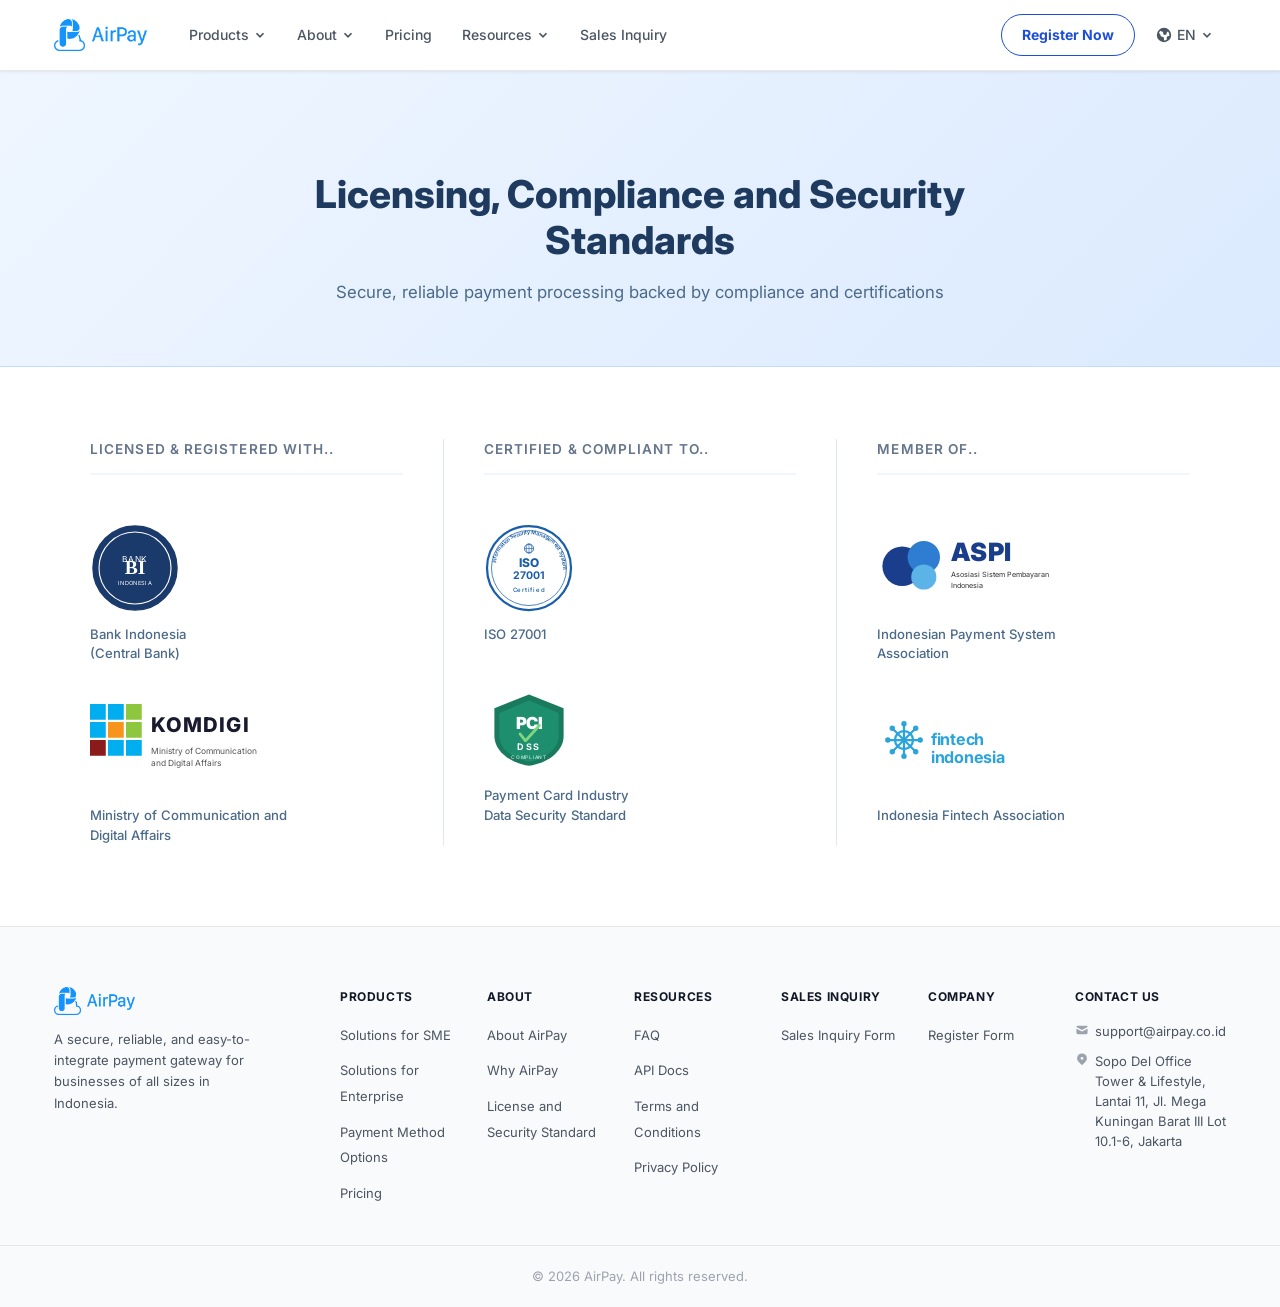
<file: license.html>
<!DOCTYPE html>
<html lang="en">
<head>
  <meta charset="UTF-8" />
  <meta name="viewport" content="width=device-width, initial-scale=1.0" />
  <meta name="description" content="AirPay is a licensed payment service provider registered with Bank Indonesia and KOMDIGI, certified to ISO 27001 and PCI DSS for secure payment processing." />
  <link rel="canonical" href="https://alvinsantosospp.github.io/airpaypgwebsite/license.html" />
  <meta property="og:type" content="website" />
  <meta property="og:site_name" content="AirPay" />
  <meta property="og:title" content="AirPay — Licensing, Compliance & Security Standards" />
  <meta property="og:description" content="AirPay is a licensed payment service provider registered with Bank Indonesia and KOMDIGI, certified to ISO 27001 and PCI DSS for secure payment processing." />
  <meta property="og:url" content="https://alvinsantosospp.github.io/airpaypgwebsite/license.html" />
  <meta property="og:image" content="https://alvinsantosospp.github.io/airpaypgwebsite/logo.png" />
  <meta name="twitter:card" content="summary" />
  <meta name="twitter:title" content="AirPay — Licensing, Compliance & Security Standards" />
  <meta name="twitter:description" content="AirPay is a licensed payment service provider registered with Bank Indonesia and KOMDIGI, certified to ISO 27001 and PCI DSS for secure payment processing." />
  <meta name="twitter:image" content="https://alvinsantosospp.github.io/airpaypgwebsite/logo.png" />
  <title>AirPay — Licensing, Compliance & Security Standards</title>
  <link href="https://fonts.googleapis.com/css2?family=Inter:wght@300;400;500;600;700;800&display=swap" rel="stylesheet" />
  <link rel="stylesheet" href="styles.css" />
  <link rel="stylesheet" href="license.css" />
  <script type="application/ld+json">
  {
    "@context": "https://schema.org",
    "@type": "Organization",
    "name": "AirPay",
    "alternateName": "AirPay Payment Gateway",
    "url": "https://alvinsantosospp.github.io/airpaypgwebsite/index.html",
    "logo": "https://alvinsantosospp.github.io/airpaypgwebsite/logo.png",
    "description": "AirPay is a licensed payment gateway in Indonesia, part of Monee and Sea Group, supporting QRIS, e-wallets, virtual accounts, paylater, and card payments."
  }
  </script>
</head>
<body>

  <!-- ===== NAVBAR ===== -->
  <nav class="navbar" id="navbar">
    <div class="nav-container">
      <a href="index.html" class="nav-logo">
        <img src="logo.png" alt="AirPay" class="logo-img" onerror="this.style.display='none';this.nextElementSibling.style.display='flex'">
        <span class="logo-svg-fallback">
          <svg viewBox="0 0 44 44" fill="none" style="width:38px;height:38px">
            <circle cx="22" cy="22" r="22" fill="#2196F3"/>
            <path d="M13 32L22 13L31 32H26.2L22 22.5L17.8 32H13Z" fill="white"/>
            <path d="M18 17H24C25.7 17 27 18.3 27 20C27 21.7 25.7 23 24 23H18V17Z" fill="rgba(255,255,255,0.5)"/>
          </svg>
          <span style="font-size:19px;font-weight:700;color:#2196F3;letter-spacing:-0.2px">AirPay</span>
        </span>
      </a>

      <div class="nav-menu" id="navMenu">
        <div class="nav-item dropdown">
          <a href="#" class="nav-link"><span data-i18n="nav.products">Products</span> <svg class="chevron" viewBox="0 0 16 16" fill="none" stroke="currentColor" stroke-width="2"><path d="M4 6l4 4 4-4"/></svg></a>
          <div class="dropdown-menu">
            <a href="solutions-sme.html"><span data-i18n="nav.solutionsSme">Solutions for SME</span></a>
            <a href="solutions-enterprise.html"><span data-i18n="nav.solutionsEnterprise">Solutions for Enterprise</span></a>
            <a href="payment-methods.html"><span data-i18n="nav.paymentMethods">Payment Method Options</span></a>
          </div>
        </div>
        <div class="nav-item dropdown">
          <a href="#" class="nav-link active-nav"><span data-i18n="nav.about">About</span> <svg class="chevron" viewBox="0 0 16 16" fill="none" stroke="currentColor" stroke-width="2"><path d="M4 6l4 4 4-4"/></svg></a>
          <div class="dropdown-menu">
            <a href="about-airpay.html"><span data-i18n="nav.aboutAirpay">About AirPay</span></a>
            <a href="partners.html"><span data-i18n="nav.airpayPartners">AirPay Partners</span></a>
            <a href="license.html" class="active-link"><span data-i18n="nav.licenseSecurity">License and Security Standard</span></a>
          </div>
        </div>
        <a href="pricing.html" class="nav-link"><span data-i18n="nav.pricing">Pricing</span></a>
        <div class="nav-item dropdown">
          <a href="#" class="nav-link"><span data-i18n="nav.resources">Resources</span> <svg class="chevron" viewBox="0 0 16 16" fill="none" stroke="currentColor" stroke-width="2"><path d="M4 6l4 4 4-4"/></svg></a>
          <div class="dropdown-menu">
            <a href="https://help.cs.shopeepay.co.id/portal/109/category/78-AirPay-Payment-Gateway/79-Tentang-AirPay-PG?page=1" target="_blank" rel="noopener noreferrer"><span data-i18n="nav.faq">FAQ</span></a>
            <a href="https://product.shopeepay.co.id/integration/api/gateway/" target="_blank" rel="noopener noreferrer"><span data-i18n="nav.apiDocs">API Docs</span></a>
            <a href="https://shopeepay.co.id/terms" target="_blank" rel="noopener noreferrer"><span data-i18n="nav.terms">Terms and Conditions</span></a>
            <a href="https://shopeepay.co.id/privacy" target="_blank" rel="noopener noreferrer"><span data-i18n="nav.privacy">Privacy Policy</span></a>
          </div>
        </div>
        <a href="https://help.shopee.co.id/portal/survey/45d63a38f236404bbe371f5e59797d23" target="_blank" rel="noopener noreferrer" class="nav-link"><span data-i18n="nav.salesInquiry">Sales Inquiry</span></a>
      </div>

      <div class="nav-actions" id="navActions">
        <a href="https://help.shopee.co.id/portal/survey/883dc85ec2584fb4941d2cc26aeb2e5a" target="_blank" rel="noopener noreferrer" class="btn-register"><span data-i18n="nav.registerNow">Register Now</span></a>
        <div class="lang-selector">
          <svg class="globe-icon" viewBox="0 0 20 20" fill="currentColor"><path fill-rule="evenodd" d="M10 18a8 8 0 100-16 8 8 0 000 16zM4.332 8.027a6.012 6.012 0 011.912-2.706C6.512 5.73 6.974 6 7.5 6A1.5 1.5 0 019 7.5V8a2 2 0 004 0 2 2 0 011.523-1.943A5.977 5.977 0 0116 10c0 .34-.028.675-.083 1H15a2 2 0 00-2 2v2.197A5.973 5.973 0 0110 16v-2a2 2 0 00-2-2 2 2 0 01-2-2 2 2 0 00-1.668-1.973z" clip-rule="evenodd"/></svg>
          <span class="lang-label">EN</span>
          <svg class="chevron" viewBox="0 0 16 16" fill="none" stroke="currentColor" stroke-width="2"><path d="M4 6l4 4 4-4"/></svg>
          <div class="lang-menu">
            <button type="button" class="lang-option" data-lang="en">
              <span>English</span>
              <svg class="lang-check" viewBox="0 0 20 20" fill="currentColor"><path fill-rule="evenodd" d="M16.707 5.293a1 1 0 010 1.414l-8 8a1 1 0 01-1.414 0l-4-4a1 1 0 111.414-1.414L8 12.586l7.293-7.293a1 1 0 011.414 0z" clip-rule="evenodd"/></svg>
            </button>
            <button type="button" class="lang-option" data-lang="id">
              <span>Bahasa Indonesia</span>
              <svg class="lang-check" viewBox="0 0 20 20" fill="currentColor"><path fill-rule="evenodd" d="M16.707 5.293a1 1 0 010 1.414l-8 8a1 1 0 01-1.414 0l-4-4a1 1 0 111.414-1.414L8 12.586l7.293-7.293a1 1 0 011.414 0z" clip-rule="evenodd"/></svg>
            </button>
          </div>
        </div>
      </div>

      <button class="nav-toggle" id="navToggle" aria-label="Toggle navigation">
        <span></span><span></span><span></span>
      </button>
    </div>
  </nav>

  <!-- ===== PAGE HEADER ===== -->
  <section class="lic-header">
    <div class="lic-header-inner">
      <h1 data-i18n="license.header.title">Licensing, Compliance and Security Standards</h1>
      <p data-i18n="license.header.subtitle">Secure, reliable payment processing backed by compliance and certifications</p>
    </div>
  </section>

  <!-- ===== CERTIFICATIONS GRID ===== -->
  <section class="lic-section">
    <div class="lic-container">

      <!-- Column 1: Licensed & Registered -->
      <div class="lic-col">
        <h3 class="lic-col-title" data-i18n="license.licensed.title">Licensed &amp; registered with..</h3>

        <div class="lic-item">
          <div class="lic-logo-wrap">
            <!-- Bank Indonesia -->
            <svg viewBox="0 0 120 120" fill="none" xmlns="http://www.w3.org/2000/svg" class="lic-logo-svg">
              <circle cx="60" cy="60" r="56" fill="#1A3A6B" stroke="#1A3A6B" stroke-width="2"/>
              <circle cx="60" cy="60" r="48" fill="none" stroke="white" stroke-width="1.5"/>
              <!-- BI monogram -->
              <text x="60" y="52" text-anchor="middle" fill="white" font-size="11" font-family="Inter,sans-serif" font-weight="400" letter-spacing="1">BANK</text>
              <text x="60" y="68" text-anchor="middle" fill="white" font-size="26" font-family="Georgia,serif" font-weight="700">BI</text>
              <text x="60" y="82" text-anchor="middle" fill="white" font-size="7.5" font-family="Inter,sans-serif" letter-spacing="0.5">INDONESIA</text>
            </svg>
          </div>
          <p class="lic-caption" data-i18n-html="license.bankIndonesia.caption">Bank Indonesia<br/>(Central Bank)</p>
        </div>

        <div class="lic-item">
          <div class="lic-logo-wrap">
            <!-- KOMDIGI pixel logo -->
            <svg viewBox="0 0 160 80" fill="none" xmlns="http://www.w3.org/2000/svg" class="lic-logo-wide">
              <!-- Pixel blocks -->
              <rect x="0" y="0" width="14" height="14" fill="#00AEEF"/>
              <rect x="16" y="0" width="14" height="14" fill="#00AEEF"/>
              <rect x="32" y="0" width="14" height="14" fill="#8DC63F"/>
              <rect x="0" y="16" width="14" height="14" fill="#00AEEF"/>
              <rect x="16" y="16" width="14" height="14" fill="#F7941D"/>
              <rect x="32" y="16" width="14" height="14" fill="#8DC63F"/>
              <rect x="0" y="32" width="14" height="14" fill="#8B1A1A"/>
              <rect x="16" y="32" width="14" height="14" fill="#00AEEF"/>
              <rect x="32" y="32" width="14" height="14" fill="#00AEEF"/>
              <!-- KOMDIGI text -->
              <text x="54" y="25" fill="#1A1A2E" font-size="18" font-family="Inter,sans-serif" font-weight="800" letter-spacing="1">KOMDIGI</text>
              <text x="54" y="44" fill="#555" font-size="7.5" font-family="Inter,sans-serif" font-weight="400">Ministry of Communication</text>
              <text x="54" y="55" fill="#555" font-size="7.5" font-family="Inter,sans-serif" font-weight="400">and Digital Affairs</text>
            </svg>
          </div>
          <p class="lic-caption" data-i18n-html="license.komdigi.caption">Ministry of Communication and<br/>Digital Affairs</p>
        </div>
      </div>

      <div class="lic-divider"></div>

      <!-- Column 2: Certified & Compliant -->
      <div class="lic-col">
        <h3 class="lic-col-title" data-i18n="license.certified.title">Certified &amp; compliant to..</h3>

        <div class="lic-item">
          <div class="lic-logo-wrap">
            <!-- ISO 27001 badge -->
            <svg viewBox="0 0 120 120" fill="none" xmlns="http://www.w3.org/2000/svg" class="lic-logo-svg">
              <circle cx="60" cy="60" r="56" fill="none" stroke="#1A5EA8" stroke-width="3"/>
              <circle cx="60" cy="60" r="50" fill="none" stroke="#1A5EA8" stroke-width="1"/>
              <!-- Arc text top -->
              <path id="topArc" d="M 15 60 A 45 45 0 0 1 105 60" fill="none"/>
              <text font-size="7" font-family="Inter,sans-serif" fill="#1A5EA8" font-weight="600">
                <textPath href="#topArc" startOffset="5%">Information Security Management System</textPath>
              </text>
              <!-- ISO text -->
              <text x="60" y="58" text-anchor="middle" fill="#1A5EA8" font-size="16" font-family="Inter,sans-serif" font-weight="800">ISO</text>
              <text x="60" y="74" text-anchor="middle" fill="#1A5EA8" font-size="14" font-family="Inter,sans-serif" font-weight="700">27001</text>
              <!-- Bottom text -->
              <text x="60" y="92" text-anchor="middle" fill="#1A5EA8" font-size="8" font-family="Inter,sans-serif" font-weight="500" letter-spacing="1">Certified</text>
              <!-- Globe icon -->
              <circle cx="60" cy="34" r="6" fill="none" stroke="#1A5EA8" stroke-width="1.2"/>
              <line x1="60" y1="28" x2="60" y2="40" stroke="#1A5EA8" stroke-width="0.8"/>
              <line x1="54" y1="34" x2="66" y2="34" stroke="#1A5EA8" stroke-width="0.8"/>
              <ellipse cx="60" cy="34" rx="3.5" ry="6" fill="none" stroke="#1A5EA8" stroke-width="0.8"/>
            </svg>
          </div>
          <p class="lic-caption">ISO 27001</p>
        </div>

        <div class="lic-item">
          <div class="lic-logo-wrap">
            <!-- PCI DSS badge -->
            <svg viewBox="0 0 130 110" fill="none" xmlns="http://www.w3.org/2000/svg" class="lic-logo-svg" style="max-width:130px">
              <!-- Shield shape -->
              <path d="M65 5 L115 25 L115 65 C115 88 90 105 65 108 C40 105 15 88 15 65 L15 25 Z" fill="#1A7A5E"/>
              <path d="M65 14 L108 32 L108 65 C108 84 86 99 65 102 C44 99 22 84 22 65 L22 32 Z" fill="#1D8F6E"/>
              <!-- PCI text -->
              <text x="65" y="55" text-anchor="middle" fill="white" font-size="24" font-family="Inter,sans-serif" font-weight="900" letter-spacing="-1">PCI</text>
              <!-- Checkmark -->
              <path d="M52 62 L60 72 L80 50" stroke="#7FD67F" stroke-width="4" fill="none" stroke-linecap="round" stroke-linejoin="round"/>
              <!-- DSS text -->
              <text x="65" y="85" text-anchor="middle" fill="white" font-size="13" font-family="Inter,sans-serif" font-weight="700" letter-spacing="2">DSS</text>
              <text x="65" y="98" text-anchor="middle" fill="rgba(255,255,255,0.8)" font-size="7" font-family="Inter,sans-serif" font-weight="500" letter-spacing="1">COMPLIANT</text>
            </svg>
          </div>
          <p class="lic-caption" data-i18n-html="license.pciDss.caption">Payment Card Industry<br/>Data Security Standard</p>
        </div>
      </div>

      <div class="lic-divider"></div>

      <!-- Column 3: Member of -->
      <div class="lic-col">
        <h3 class="lic-col-title" data-i18n="license.member.title">Member of..</h3>

        <div class="lic-item">
          <div class="lic-logo-wrap">
            <!-- ASPI logo -->
            <svg viewBox="0 0 200 80" fill="none" xmlns="http://www.w3.org/2000/svg" class="lic-logo-wide">
              <!-- Three circles -->
              <circle cx="28" cy="38" r="22" fill="#1A3E8C"/>
              <circle cx="52" cy="28" r="18" fill="#2E7DD1"/>
              <circle cx="52" cy="50" r="14" fill="#5BB3E8"/>
              <!-- ASPI text -->
              <text x="82" y="32" fill="#1A3E8C" font-size="28" font-family="Inter,sans-serif" font-weight="900" letter-spacing="1">ASPI</text>
              <text x="82" y="50" fill="#333" font-size="8" font-family="Inter,sans-serif" font-weight="400">Asosiasi Sistem Pembayaran</text>
              <text x="82" y="62" fill="#333" font-size="8" font-family="Inter,sans-serif" font-weight="400">Indonesia</text>
            </svg>
          </div>
          <p class="lic-caption" data-i18n-html="license.aspi.caption">Indonesian Payment System<br/>Association</p>
        </div>

        <div class="lic-item">
          <div class="lic-logo-wrap">
            <!-- Fintech Indonesia logo -->
            <svg viewBox="0 0 200 80" fill="none" xmlns="http://www.w3.org/2000/svg" class="lic-logo-wide">
              <!-- Snowflake/gear icon -->
              <g transform="translate(8,8)">
                <circle cx="22" cy="22" r="10" fill="none" stroke="#2BA4DB" stroke-width="2.5"/>
                <line x1="22" y1="4" x2="22" y2="40" stroke="#2BA4DB" stroke-width="2.5" stroke-linecap="round"/>
                <line x1="4" y1="22" x2="40" y2="22" stroke="#2BA4DB" stroke-width="2.5" stroke-linecap="round"/>
                <line x1="9" y1="9" x2="35" y2="35" stroke="#2BA4DB" stroke-width="2.5" stroke-linecap="round"/>
                <line x1="35" y1="9" x2="9" y2="35" stroke="#2BA4DB" stroke-width="2.5" stroke-linecap="round"/>
                <!-- Small circles at ends -->
                <circle cx="22" cy="4" r="3" fill="#2BA4DB"/>
                <circle cx="22" cy="40" r="3" fill="#2BA4DB"/>
                <circle cx="4" cy="22" r="3" fill="#2BA4DB"/>
                <circle cx="40" cy="22" r="3" fill="#2BA4DB"/>
                <circle cx="9" cy="9" r="3" fill="#2BA4DB"/>
                <circle cx="35" cy="9" r="3" fill="#2BA4DB"/>
                <circle cx="9" cy="35" r="3" fill="#2BA4DB"/>
                <circle cx="35" cy="35" r="3" fill="#2BA4DB"/>
              </g>
              <!-- fintech indonesia text -->
              <text x="60" y="36" fill="#2BA4DB" font-size="18" font-family="Inter,sans-serif" font-weight="700" letter-spacing="-0.3">fintech</text>
              <text x="60" y="56" fill="#2BA4DB" font-size="18" font-family="Inter,sans-serif" font-weight="700" letter-spacing="-0.3">indonesia</text>
            </svg>
          </div>
          <p class="lic-caption" data-i18n="license.fintechId.caption">Indonesia Fintech Association</p>
        </div>
      </div>

    </div>
  </section>

  <!-- ===== FOOTER ===== -->
  <footer class="footer">
    <div class="footer-top">
      <div class="footer-brand">
        <a href="index.html" class="nav-logo">
          <img src="logo.png" alt="AirPay" class="logo-img footer-logo-img" onerror="this.style.display='none';this.nextElementSibling.style.display='flex'">
          <span class="logo-svg-fallback">
            <svg viewBox="0 0 44 44" fill="none" style="width:34px;height:34px">
              <circle cx="22" cy="22" r="22" fill="#2196F3"/>
              <path d="M13 32L22 13L31 32H26.2L22 22.5L17.8 32H13Z" fill="white"/>
              <path d="M18 17H24C25.7 17 27 18.3 27 20C27 21.7 25.7 23 24 23H18V17Z" fill="rgba(255,255,255,0.5)"/>
            </svg>
            <span style="font-size:17px;font-weight:700;color:#2196F3;letter-spacing:-0.2px">AirPay</span>
          </span>
        </a>
        <p class="footer-tagline" data-i18n="footer.tagline">A secure, reliable, and easy-to-integrate payment gateway for businesses of all sizes in Indonesia.</p>
      </div>
      <div class="footer-links">
        <div class="footer-col"><h4><span data-i18n="nav.products">Products</span></h4><ul><li><a href="solutions-sme.html"><span data-i18n="nav.solutionsSme">Solutions for SME</span></a></li><li><a href="solutions-enterprise.html"><span data-i18n="nav.solutionsEnterprise">Solutions for Enterprise</span></a></li><li><a href="payment-methods.html"><span data-i18n="nav.paymentMethods">Payment Method Options</span></a></li><li><a href="pricing.html"><span data-i18n="nav.pricing">Pricing</span></a></li></ul></div>
        <div class="footer-col"><h4><span data-i18n="nav.about">About</span></h4><ul><li><a href="about-airpay.html"><span data-i18n="nav.aboutAirpay">About AirPay</span></a></li><li><a href="#"><span data-i18n="footer.whyAirpay">Why AirPay</span></a></li><li><a href="license.html"><span data-i18n="nav.licenseSecurity">License and Security Standard</span></a></li></ul></div>
        <div class="footer-col"><h4><span data-i18n="nav.resources">Resources</span></h4><ul><li><a href="https://help.cs.shopeepay.co.id/portal/109/category/78-AirPay-Payment-Gateway/79-Tentang-AirPay-PG?page=1" target="_blank" rel="noopener noreferrer"><span data-i18n="nav.faq">FAQ</span></a></li><li><a href="https://product.shopeepay.co.id/integration/api/gateway/" target="_blank"><span data-i18n="nav.apiDocs">API Docs</span></a></li><li><a href="#"><span data-i18n="nav.terms">Terms and Conditions</span></a></li><li><a href="https://shopeepay.co.id/privacy" target="_blank" rel="noopener noreferrer"><span data-i18n="nav.privacy">Privacy Policy</span></a></li></ul></div>
        <div class="footer-col"><h4><span data-i18n="nav.salesInquiry">Sales Inquiry</span></h4><ul><li><a href="https://help.shopee.co.id/portal/survey/45d63a38f236404bbe371f5e59797d23" target="_blank" rel="noopener noreferrer"><span data-i18n="footer.salesInquiryForm">Sales Inquiry Form</span></a></li></ul></div>
        <div class="footer-col"><h4><span data-i18n="footer.company">Company</span></h4><ul><li><a href="https://help.shopee.co.id/portal/survey/883dc85ec2584fb4941d2cc26aeb2e5a" target="_blank" rel="noopener noreferrer"><span data-i18n="footer.registerForm">Register Form</span></a></li></ul></div>
        <div class="footer-col"><h4><span data-i18n="footer.contactUs">Contact Us</span></h4><ul>
          <li><a href="mailto:support@airpay.co.id" class="fc-row"><svg class="fc-icon" viewBox="0 0 20 20" fill="currentColor"><path d="M2.003 5.884L10 9.882l7.997-3.998A2 2 0 0016 4H4a2 2 0 00-1.997 1.884z"/><path d="M18 8.118l-8 4-8-4V14a2 2 0 002 2h12a2 2 0 002-2V8.118z"/></svg>support@airpay.co.id</a></li>          <li class="fc-row addr"><svg class="fc-icon" viewBox="0 0 20 20" fill="currentColor"><path fill-rule="evenodd" d="M5.05 4.05a7 7 0 119.9 9.9L10 18.9l-4.95-4.95a7 7 0 010-9.9zM10 11a2 2 0 100-4 2 2 0 000 4z" clip-rule="evenodd"/></svg>Sopo Del Office Tower &amp; Lifestyle, Lantai 11, Jl. Mega Kuningan Barat III Lot 10.1-6, Jakarta</li>
        </ul></div>
      </div>
    </div>
    <div class="footer-bottom"><p data-i18n="footer.copyright">© 2026 AirPay. All rights reserved.</p></div>
  </footer>


  <script src="translations.js"></script>
  <script src="i18n.js"></script>
  <script src="script.js"></script>
</body>
</html>
</file>
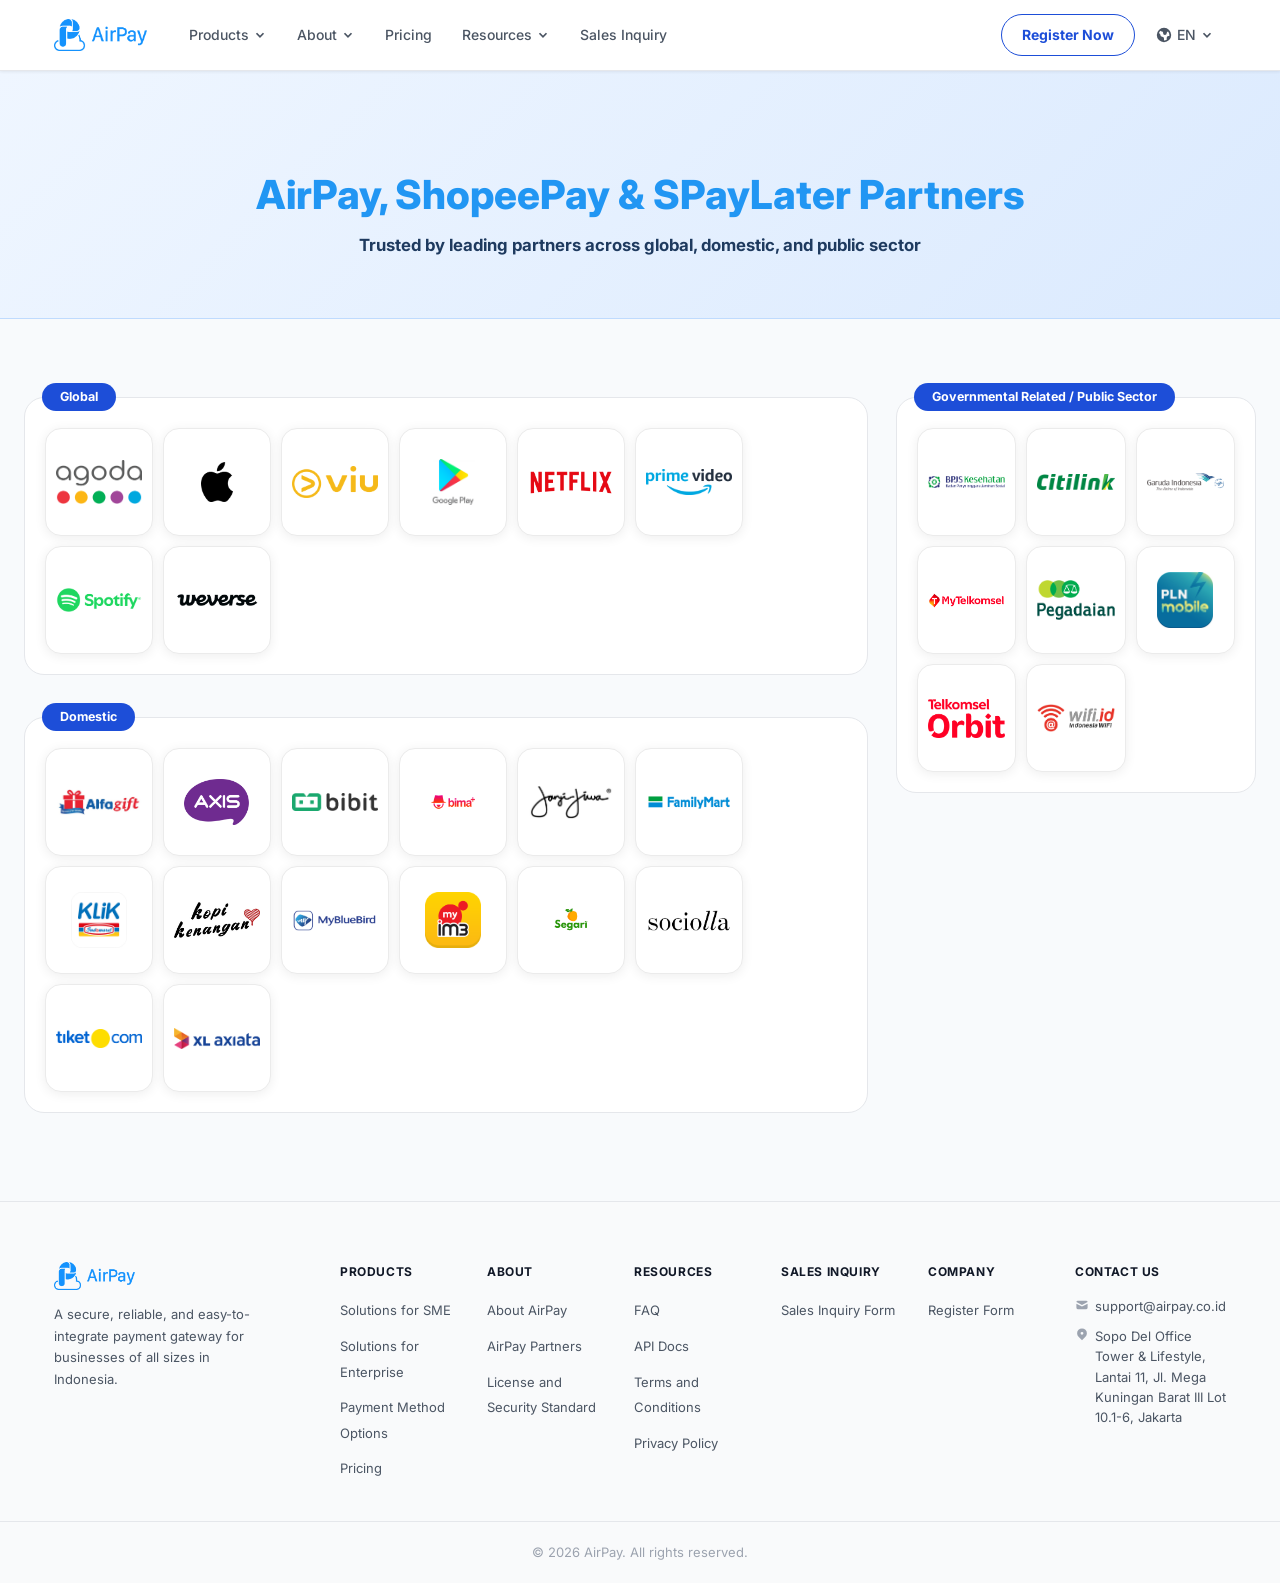
<file: partners.html>
<!DOCTYPE html>
<html lang="en">
<head>
  <meta charset="UTF-8" />
  <meta name="viewport" content="width=device-width, initial-scale=1.0" />
  <meta name="description" content="See the global platforms, domestic brands, and government agencies that trust AirPay's payment gateway to power secure transactions across Indonesia." />
  <link rel="canonical" href="https://alvinsantosospp.github.io/airpaypgwebsite/partners.html" />
  <meta property="og:type" content="website" />
  <meta property="og:site_name" content="AirPay" />
  <meta property="og:title" content="AirPay Partners — Trusted by Leading Global & Indonesian Brands" />
  <meta property="og:description" content="See the global platforms, domestic brands, and government agencies that trust AirPay's payment gateway to power secure transactions across Indonesia." />
  <meta property="og:url" content="https://alvinsantosospp.github.io/airpaypgwebsite/partners.html" />
  <meta property="og:image" content="https://alvinsantosospp.github.io/airpaypgwebsite/logo.png" />
  <meta name="twitter:card" content="summary" />
  <meta name="twitter:title" content="AirPay Partners — Trusted by Leading Global & Indonesian Brands" />
  <meta name="twitter:description" content="See the global platforms, domestic brands, and government agencies that trust AirPay's payment gateway to power secure transactions across Indonesia." />
  <meta name="twitter:image" content="https://alvinsantosospp.github.io/airpaypgwebsite/logo.png" />
  <title>AirPay Partners — Trusted by Leading Global & Indonesian Brands</title>
  <link href="https://fonts.googleapis.com/css2?family=Inter:wght@300;400;500;600;700;800&display=swap" rel="stylesheet" />
  <link rel="stylesheet" href="styles.css" />
  <link rel="stylesheet" href="partners.css" />
  <script type="application/ld+json">
  {
    "@context": "https://schema.org",
    "@type": "Organization",
    "name": "AirPay",
    "alternateName": "AirPay Payment Gateway",
    "url": "https://alvinsantosospp.github.io/airpaypgwebsite/index.html",
    "logo": "https://alvinsantosospp.github.io/airpaypgwebsite/logo.png",
    "description": "AirPay is a licensed payment gateway in Indonesia, part of Monee and Sea Group, supporting QRIS, e-wallets, virtual accounts, paylater, and card payments."
  }
  </script>
</head>
<body>

  <!-- ===== NAVBAR ===== -->
  <nav class="navbar" id="navbar">
    <div class="nav-container">
      <a href="index.html" class="nav-logo">
        <img src="logo.png" alt="AirPay" class="logo-img" onerror="this.style.display='none';this.nextElementSibling.style.display='flex'">
        <span class="logo-svg-fallback">
          <svg viewBox="0 0 44 44" fill="none" style="width:38px;height:38px">
            <circle cx="22" cy="22" r="22" fill="#2196F3"/>
            <path d="M13 32L22 13L31 32H26.2L22 22.5L17.8 32H13Z" fill="white"/>
            <path d="M18 17H24C25.7 17 27 18.3 27 20C27 21.7 25.7 23 24 23H18V17Z" fill="rgba(255,255,255,0.5)"/>
          </svg>
          <span style="font-size:19px;font-weight:700;color:#2196F3;letter-spacing:-0.2px">AirPay</span>
        </span>
      </a>

      <div class="nav-menu" id="navMenu">
        <div class="nav-item dropdown">
          <a href="#" class="nav-link"><span data-i18n="nav.products">Products</span> <svg class="chevron" viewBox="0 0 16 16" fill="none" stroke="currentColor" stroke-width="2"><path d="M4 6l4 4 4-4"/></svg></a>
          <div class="dropdown-menu">
            <a href="solutions-sme.html"><span data-i18n="nav.solutionsSme">Solutions for SME</span></a>
            <a href="solutions-enterprise.html"><span data-i18n="nav.solutionsEnterprise">Solutions for Enterprise</span></a>
            <a href="payment-methods.html"><span data-i18n="nav.paymentMethods">Payment Method Options</span></a>
          </div>
        </div>
        <div class="nav-item dropdown">
          <a href="#" class="nav-link active-nav"><span data-i18n="nav.about">About</span> <svg class="chevron" viewBox="0 0 16 16" fill="none" stroke="currentColor" stroke-width="2"><path d="M4 6l4 4 4-4"/></svg></a>
          <div class="dropdown-menu">
            <a href="about-airpay.html"><span data-i18n="nav.aboutAirpay">About AirPay</span></a>
            <a href="partners.html" class="active-link"><span data-i18n="nav.airpayPartners">AirPay Partners</span></a>
            <a href="license.html"><span data-i18n="nav.licenseSecurity">License and Security Standard</span></a>
          </div>
        </div>
        <a href="pricing.html" class="nav-link"><span data-i18n="nav.pricing">Pricing</span></a>
        <div class="nav-item dropdown">
          <a href="#" class="nav-link"><span data-i18n="nav.resources">Resources</span> <svg class="chevron" viewBox="0 0 16 16" fill="none" stroke="currentColor" stroke-width="2"><path d="M4 6l4 4 4-4"/></svg></a>
          <div class="dropdown-menu">
            <a href="https://help.cs.shopeepay.co.id/portal/109/category/78-AirPay-Payment-Gateway/79-Tentang-AirPay-PG?page=1" target="_blank" rel="noopener noreferrer"><span data-i18n="nav.faq">FAQ</span></a>
            <a href="https://product.shopeepay.co.id/integration/api/gateway/" target="_blank" rel="noopener noreferrer"><span data-i18n="nav.apiDocs">API Docs</span></a>
            <a href="https://shopeepay.co.id/terms" target="_blank" rel="noopener noreferrer"><span data-i18n="nav.terms">Terms and Conditions</span></a>
            <a href="https://shopeepay.co.id/privacy" target="_blank" rel="noopener noreferrer"><span data-i18n="nav.privacy">Privacy Policy</span></a>
          </div>
        </div>
        <a href="https://help.shopee.co.id/portal/survey/45d63a38f236404bbe371f5e59797d23" target="_blank" rel="noopener noreferrer" class="nav-link"><span data-i18n="nav.salesInquiry">Sales Inquiry</span></a>
      </div>

      <div class="nav-actions" id="navActions">
        <a href="https://help.shopee.co.id/portal/survey/883dc85ec2584fb4941d2cc26aeb2e5a" target="_blank" rel="noopener noreferrer" class="btn-register"><span data-i18n="nav.registerNow">Register Now</span></a>
        <div class="lang-selector">
          <svg class="globe-icon" viewBox="0 0 20 20" fill="currentColor"><path fill-rule="evenodd" d="M10 18a8 8 0 100-16 8 8 0 000 16zM4.332 8.027a6.012 6.012 0 011.912-2.706C6.512 5.73 6.974 6 7.5 6A1.5 1.5 0 019 7.5V8a2 2 0 004 0 2 2 0 011.523-1.943A5.977 5.977 0 0116 10c0 .34-.028.675-.083 1H15a2 2 0 00-2 2v2.197A5.973 5.973 0 0110 16v-2a2 2 0 00-2-2 2 2 0 01-2-2 2 2 0 00-1.668-1.973z" clip-rule="evenodd"/></svg>
          <span class="lang-label">EN</span>
          <svg class="chevron" viewBox="0 0 16 16" fill="none" stroke="currentColor" stroke-width="2"><path d="M4 6l4 4 4-4"/></svg>
          <div class="lang-menu">
            <button type="button" class="lang-option" data-lang="en">
              <span>English</span>
              <svg class="lang-check" viewBox="0 0 20 20" fill="currentColor"><path fill-rule="evenodd" d="M16.707 5.293a1 1 0 010 1.414l-8 8a1 1 0 01-1.414 0l-4-4a1 1 0 111.414-1.414L8 12.586l7.293-7.293a1 1 0 011.414 0z" clip-rule="evenodd"/></svg>
            </button>
            <button type="button" class="lang-option" data-lang="id">
              <span>Bahasa Indonesia</span>
              <svg class="lang-check" viewBox="0 0 20 20" fill="currentColor"><path fill-rule="evenodd" d="M16.707 5.293a1 1 0 010 1.414l-8 8a1 1 0 01-1.414 0l-4-4a1 1 0 111.414-1.414L8 12.586l7.293-7.293a1 1 0 011.414 0z" clip-rule="evenodd"/></svg>
            </button>
          </div>
        </div>
      </div>

      <button class="nav-toggle" id="navToggle" aria-label="Toggle navigation">
        <span></span><span></span><span></span>
      </button>
    </div>
  </nav>

  <!-- ===== PAGE HEADER ===== -->
  <section class="ptn-header">
    <div class="ptn-header-inner">
      <h1 class="ptn-title" data-i18n="partners.header.title">AirPay, ShopeePay &amp; SPayLater Partners</h1>
      <p class="ptn-subtitle" data-i18n="partners.header.subtitle">Trusted by leading partners across global, domestic, and public sector</p>
    </div>
  </section>

  <!-- ===== PARTNERS ===== -->
  <section class="ptn-section">
    <div class="ptn-container">
      <div class="ptn-outer">

        <!-- LEFT: Global + Domestic -->
        <div class="ptn-left">

          <!-- GLOBAL -->
          <div class="ptn-group">
            <span class="ptn-lbl" data-i18n="partners.global.heading">Global</span>
            <div class="ptn-box">
              <div class="ptn-logos">

                <!-- agoda -->
                <div class="lc">
                  <img src="ptn-agoda.png" alt="agoda">
                </div>

                <!-- Apple -->
                <div class="lc">
                  <img src="ptn-apple.png" alt="Apple" style="max-height:40px">
                </div>

                <!-- Viu -->
                <div class="lc">
                  <img src="ptn-viu.png" alt="Viu">
                </div>

                <!-- Google Play -->
                <div class="lc">
                  <img src="ptn-googleplay.png" alt="Google Play">
                </div>

                <!-- Netflix -->
                <div class="lc">
                  <img src="ptn-netflix.png" alt="Netflix">
                </div>

                <!-- prime video -->
                <div class="lc">
                  <img src="ptn-primevideo.png" alt="Prime Video">
                </div>

                <!-- Spotify -->
                <div class="lc">
                  <img src="ptn-spotify.png" alt="Spotify">
                </div>

                <!-- Weverse -->
                <div class="lc">
                  <img src="ptn-weverse.png" alt="Weverse">
                </div>

              </div>
            </div>
          </div>

          <!-- DOMESTIC -->
          <div class="ptn-group">
            <span class="ptn-lbl" data-i18n="partners.domestic.heading">Domestic</span>
            <div class="ptn-box">
              <div class="ptn-logos">

                <!-- Alfagift -->
                <div class="lc">
                  <img src="ptn-alfagift.png" alt="Alfagift">
                </div>

                <!-- AXIS -->
                <div class="lc">
                  <img src="ptn-axis.png" alt="AXIS">
                </div>

                <!-- bibit -->
                <div class="lc">
                  <img src="ptn-bibit.png" alt="bibit">
                </div>

                <!-- bima+ -->
                <div class="lc">
                  <img src="ptn-bimaplus.png" alt="bima+" style="max-height:80px">
                </div>

                <!-- Janji Jiwa -->
                <div class="lc">
                  <img src="ptn-janjijiwa.png" alt="Janji Jiwa">
                </div>

                <!-- FamilyMart -->
                <div class="lc">
                  <img src="ptn-familymart.png" alt="FamilyMart">
                </div>

                <!-- KLiK (Indomaret) -->
                <div class="lc">
                  <img src="ptn-klikindomaret.png" alt="KLiK Indomaret" style="max-height:56px">
                </div>

                <!-- kopi kenangan -->
                <div class="lc">
                  <img src="ptn-kopikenangan.png" alt="Kopi Kenangan">
                </div>

                <!-- MyBluebird -->
                <div class="lc">
                  <img src="ptn-mybluebird.png" alt="MyBluebird">
                </div>

                <!-- my im3 -->
                <div class="lc">
                  <img src="ptn-myim3.png" alt="my im3" style="max-height:56px">
                </div>

                <!-- Segari -->
                <div class="lc">
                  <img src="ptn-segari.png" alt="Segari">
                </div>

                <!-- sociolla -->
                <div class="lc">
                  <img src="ptn-sociolla.png" alt="sociolla">
                </div>

                <!-- tiket.com -->
                <div class="lc">
                  <img src="ptn-tiket.png" alt="tiket.com">
                </div>

                <!-- XL Axiata -->
                <div class="lc">
                  <img src="ptn-xl.png" alt="XL Axiata">
                </div>

              </div>
            </div>
          </div>

        </div>

        <!-- RIGHT: Gov / Public Sector -->
        <div>
          <div class="ptn-group">
            <span class="ptn-lbl" data-i18n="partners.government.heading">Governmental Related / Public Sector</span>
            <div class="ptn-box">
              <div class="ptn-logos-3">

                <!-- BPJS Kesehatan -->
                <div class="lc">
                  <img src="ptn-bpjs.png" alt="BPJS Kesehatan">
                </div>

                <!-- Citilink -->
                <div class="lc">
                  <img src="ptn-citilink.png" alt="Citilink">
                </div>

                <!-- Garuda Indonesia -->
                <div class="lc">
                  <img src="ptn-garuda.png" alt="Garuda Indonesia">
                </div>

                <!-- MyTelkomsel -->
                <div class="lc">
                  <img src="ptn-mytelkomsel.png" alt="MyTelkomsel">
                </div>

                <!-- Pegadaian -->
                <div class="lc">
                  <img src="ptn-pegadaian.png" alt="Pegadaian">
                </div>

                <!-- PLN Mobile -->
                <div class="lc">
                  <img src="ptn-plnmobile.png" alt="PLN Mobile" style="max-height:56px">
                </div>

                <!-- Telkomsel Orbit -->
                <div class="lc">
                  <img src="ptn-telkomselorbit.png" alt="Telkomsel Orbit">
                </div>

                <!-- wifi.id -->
                <div class="lc">
                  <img src="ptn-wifiid.png" alt="wifi.id">
                </div>

              </div>
            </div>
          </div>
        </div>

      </div>
    </div>
  </section>

  <!-- ===== FOOTER ===== -->
  <footer class="footer">
    <div class="footer-top">
      <div class="footer-brand">
        <a href="index.html" class="nav-logo">
          <img src="logo.png" alt="AirPay" class="logo-img footer-logo-img" onerror="this.style.display='none';this.nextElementSibling.style.display='flex'">
          <span class="logo-svg-fallback">
            <svg viewBox="0 0 44 44" fill="none" style="width:34px;height:34px">
              <circle cx="22" cy="22" r="22" fill="#2196F3"/>
              <path d="M13 32L22 13L31 32H26.2L22 22.5L17.8 32H13Z" fill="white"/>
              <path d="M18 17H24C25.7 17 27 18.3 27 20C27 21.7 25.7 23 24 23H18V17Z" fill="rgba(255,255,255,0.5)"/>
            </svg>
            <span style="font-size:17px;font-weight:700;color:#2196F3;letter-spacing:-0.2px">AirPay</span>
          </span>
        </a>
        <p class="footer-tagline" data-i18n="footer.tagline">A secure, reliable, and easy-to-integrate payment gateway for businesses of all sizes in Indonesia.</p>
      </div>
      <div class="footer-links">
        <div class="footer-col"><h4><span data-i18n="nav.products">Products</span></h4><ul><li><a href="solutions-sme.html"><span data-i18n="nav.solutionsSme">Solutions for SME</span></a></li><li><a href="solutions-enterprise.html"><span data-i18n="nav.solutionsEnterprise">Solutions for Enterprise</span></a></li><li><a href="payment-methods.html"><span data-i18n="nav.paymentMethods">Payment Method Options</span></a></li><li><a href="pricing.html"><span data-i18n="nav.pricing">Pricing</span></a></li></ul></div>
        <div class="footer-col"><h4><span data-i18n="nav.about">About</span></h4><ul><li><a href="about-airpay.html"><span data-i18n="nav.aboutAirpay">About AirPay</span></a></li><li><a href="partners.html" class="active-link"><span data-i18n="nav.airpayPartners">AirPay Partners</span></a></li><li><a href="license.html"><span data-i18n="nav.licenseSecurity">License and Security Standard</span></a></li></ul></div>
        <div class="footer-col"><h4><span data-i18n="nav.resources">Resources</span></h4><ul><li><a href="https://help.cs.shopeepay.co.id/portal/109/category/78-AirPay-Payment-Gateway/79-Tentang-AirPay-PG?page=1" target="_blank" rel="noopener noreferrer"><span data-i18n="nav.faq">FAQ</span></a></li><li><a href="https://product.shopeepay.co.id/integration/api/gateway/" target="_blank"><span data-i18n="nav.apiDocs">API Docs</span></a></li><li><a href="https://shopeepay.co.id/terms" target="_blank" rel="noopener noreferrer"><span data-i18n="nav.terms">Terms and Conditions</span></a></li><li><a href="https://shopeepay.co.id/privacy" target="_blank" rel="noopener noreferrer"><span data-i18n="nav.privacy">Privacy Policy</span></a></li></ul></div>
        <div class="footer-col"><h4><span data-i18n="nav.salesInquiry">Sales Inquiry</span></h4><ul><li><a href="https://help.shopee.co.id/portal/survey/45d63a38f236404bbe371f5e59797d23" target="_blank" rel="noopener noreferrer"><span data-i18n="footer.salesInquiryForm">Sales Inquiry Form</span></a></li></ul></div>
        <div class="footer-col"><h4><span data-i18n="footer.company">Company</span></h4><ul><li><a href="https://help.shopee.co.id/portal/survey/883dc85ec2584fb4941d2cc26aeb2e5a" target="_blank" rel="noopener noreferrer"><span data-i18n="footer.registerForm">Register Form</span></a></li></ul></div>
        <div class="footer-col"><h4><span data-i18n="footer.contactUs">Contact Us</span></h4><ul>
          <li><a href="mailto:support@airpay.co.id" class="fc-row"><svg class="fc-icon" viewBox="0 0 20 20" fill="currentColor"><path d="M2.003 5.884L10 9.882l7.997-3.998A2 2 0 0016 4H4a2 2 0 00-1.997 1.884z"/><path d="M18 8.118l-8 4-8-4V14a2 2 0 002 2h12a2 2 0 002-2V8.118z"/></svg>support@airpay.co.id</a></li>          <li class="fc-row addr"><svg class="fc-icon" viewBox="0 0 20 20" fill="currentColor"><path fill-rule="evenodd" d="M5.05 4.05a7 7 0 119.9 9.9L10 18.9l-4.95-4.95a7 7 0 010-9.9zM10 11a2 2 0 100-4 2 2 0 000 4z" clip-rule="evenodd"/></svg>Sopo Del Office Tower &amp; Lifestyle, Lantai 11, Jl. Mega Kuningan Barat III Lot 10.1-6, Jakarta</li>
        </ul></div>
      </div>
    </div>
    <div class="footer-bottom"><p data-i18n="footer.copyright">© 2026 AirPay. All rights reserved.</p></div>
  </footer>


  <script src="translations.js"></script>
  <script src="i18n.js"></script>
  <script src="script.js"></script>
</body>
</html>
</file>
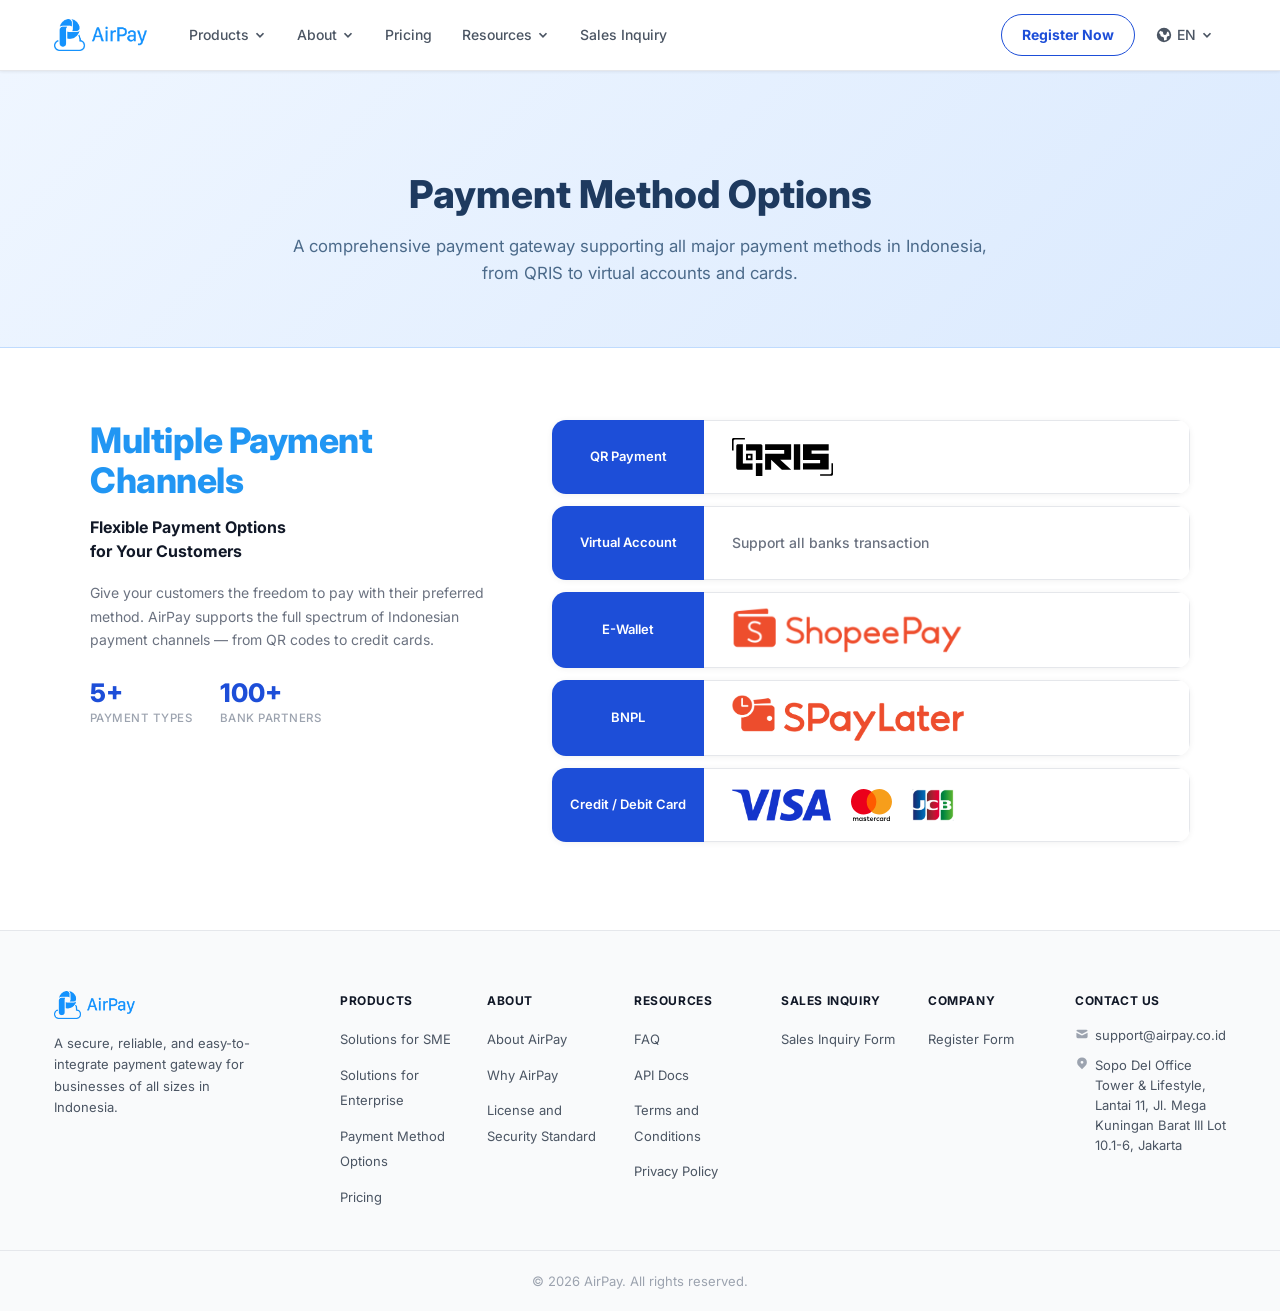
<file: payment-methods.html>
<!DOCTYPE html>
<html lang="en">
<head>
  <meta charset="UTF-8" />
  <meta name="viewport" content="width=device-width, initial-scale=1.0" />
  <meta name="description" content="Accept QRIS, virtual accounts, e-wallets like ShopeePay, SPayLater BNPL, and Visa/Mastercard/JCB cards through a single AirPay payment gateway integration." />
  <link rel="canonical" href="https://alvinsantosospp.github.io/airpaypgwebsite/payment-methods.html" />
  <meta property="og:type" content="website" />
  <meta property="og:site_name" content="AirPay" />
  <meta property="og:title" content="Payment Methods — QRIS, E-Wallet, Virtual Account & Cards | AirPay" />
  <meta property="og:description" content="Accept QRIS, virtual accounts, e-wallets like ShopeePay, SPayLater BNPL, and Visa/Mastercard/JCB cards through a single AirPay payment gateway integration." />
  <meta property="og:url" content="https://alvinsantosospp.github.io/airpaypgwebsite/payment-methods.html" />
  <meta property="og:image" content="https://alvinsantosospp.github.io/airpaypgwebsite/logo.png" />
  <meta name="twitter:card" content="summary" />
  <meta name="twitter:title" content="Payment Methods — QRIS, E-Wallet, Virtual Account & Cards | AirPay" />
  <meta name="twitter:description" content="Accept QRIS, virtual accounts, e-wallets like ShopeePay, SPayLater BNPL, and Visa/Mastercard/JCB cards through a single AirPay payment gateway integration." />
  <meta name="twitter:image" content="https://alvinsantosospp.github.io/airpaypgwebsite/logo.png" />
  <title>Payment Methods — QRIS, E-Wallet, Virtual Account & Cards | AirPay</title>
  <link href="https://fonts.googleapis.com/css2?family=Inter:wght@300;400;500;600;700;800&display=swap" rel="stylesheet" />
  <link rel="stylesheet" href="styles.css" />
  <link rel="stylesheet" href="payment-methods.css" />
  <script type="application/ld+json">
  {
    "@context": "https://schema.org",
    "@type": "Organization",
    "name": "AirPay",
    "alternateName": "AirPay Payment Gateway",
    "url": "https://alvinsantosospp.github.io/airpaypgwebsite/index.html",
    "logo": "https://alvinsantosospp.github.io/airpaypgwebsite/logo.png",
    "description": "AirPay is a licensed payment gateway in Indonesia, part of Monee and Sea Group, supporting QRIS, e-wallets, virtual accounts, paylater, and card payments."
  }
  </script>
</head>
<body>

  <!-- ===== NAVBAR ===== -->
  <nav class="navbar" id="navbar">
    <div class="nav-container">
      <a href="index.html" class="nav-logo">
        <img src="logo.png" alt="AirPay" class="logo-img" onerror="this.style.display='none';this.nextElementSibling.style.display='flex'">
        <span class="logo-svg-fallback">
          <svg viewBox="0 0 44 44" fill="none" style="width:38px;height:38px">
            <circle cx="22" cy="22" r="22" fill="#2196F3"/>
            <path d="M13 32L22 13L31 32H26.2L22 22.5L17.8 32H13Z" fill="white"/>
            <path d="M18 17H24C25.7 17 27 18.3 27 20C27 21.7 25.7 23 24 23H18V17Z" fill="rgba(255,255,255,0.5)"/>
          </svg>
          <span style="font-size:19px;font-weight:700;color:#2196F3;letter-spacing:-0.2px">AirPay</span>
        </span>
      </a>

      <div class="nav-menu" id="navMenu">
        <div class="nav-item dropdown">
          <a href="#" class="nav-link active-nav"><span data-i18n="nav.products">Products</span> <svg class="chevron" viewBox="0 0 16 16" fill="none" stroke="currentColor" stroke-width="2"><path d="M4 6l4 4 4-4"/></svg></a>
          <div class="dropdown-menu">
            <a href="solutions-sme.html"><span data-i18n="nav.solutionsSme">Solutions for SME</span></a>
            <a href="solutions-enterprise.html"><span data-i18n="nav.solutionsEnterprise">Solutions for Enterprise</span></a>
            <a href="payment-methods.html" class="active-link"><span data-i18n="nav.paymentMethods">Payment Method Options</span></a>
          </div>
        </div>
        <div class="nav-item dropdown">
          <a href="#" class="nav-link"><span data-i18n="nav.about">About</span> <svg class="chevron" viewBox="0 0 16 16" fill="none" stroke="currentColor" stroke-width="2"><path d="M4 6l4 4 4-4"/></svg></a>
          <div class="dropdown-menu">
            <a href="about-airpay.html"><span data-i18n="nav.aboutAirpay">About AirPay</span></a>
            <a href="partners.html"><span data-i18n="nav.airpayPartners">AirPay Partners</span></a>
            <a href="license.html"><span data-i18n="nav.licenseSecurity">License and Security Standard</span></a>
          </div>
        </div>
        <a href="pricing.html" class="nav-link"><span data-i18n="nav.pricing">Pricing</span></a>
        <div class="nav-item dropdown">
          <a href="#" class="nav-link"><span data-i18n="nav.resources">Resources</span> <svg class="chevron" viewBox="0 0 16 16" fill="none" stroke="currentColor" stroke-width="2"><path d="M4 6l4 4 4-4"/></svg></a>
          <div class="dropdown-menu">
            <a href="https://help.cs.shopeepay.co.id/portal/109/category/78-AirPay-Payment-Gateway/79-Tentang-AirPay-PG?page=1" target="_blank" rel="noopener noreferrer"><span data-i18n="nav.faq">FAQ</span></a>
            <a href="https://product.shopeepay.co.id/integration/api/gateway/" target="_blank" rel="noopener noreferrer"><span data-i18n="nav.apiDocs">API Docs</span></a>
            <a href="https://shopeepay.co.id/terms" target="_blank" rel="noopener noreferrer"><span data-i18n="nav.terms">Terms and Conditions</span></a>
            <a href="https://shopeepay.co.id/privacy" target="_blank" rel="noopener noreferrer"><span data-i18n="nav.privacy">Privacy Policy</span></a>
          </div>
        </div>
        <a href="https://help.shopee.co.id/portal/survey/45d63a38f236404bbe371f5e59797d23" target="_blank" rel="noopener noreferrer" class="nav-link"><span data-i18n="nav.salesInquiry">Sales Inquiry</span></a>
      </div>

      <div class="nav-actions" id="navActions">
        <a href="https://help.shopee.co.id/portal/survey/883dc85ec2584fb4941d2cc26aeb2e5a" target="_blank" rel="noopener noreferrer" class="btn-register"><span data-i18n="nav.registerNow">Register Now</span></a>
        <div class="lang-selector">
          <svg class="globe-icon" viewBox="0 0 20 20" fill="currentColor"><path fill-rule="evenodd" d="M10 18a8 8 0 100-16 8 8 0 000 16zM4.332 8.027a6.012 6.012 0 011.912-2.706C6.512 5.73 6.974 6 7.5 6A1.5 1.5 0 019 7.5V8a2 2 0 004 0 2 2 0 011.523-1.943A5.977 5.977 0 0116 10c0 .34-.028.675-.083 1H15a2 2 0 00-2 2v2.197A5.973 5.973 0 0110 16v-2a2 2 0 00-2-2 2 2 0 01-2-2 2 2 0 00-1.668-1.973z" clip-rule="evenodd"/></svg>
          <span class="lang-label">EN</span>
          <svg class="chevron" viewBox="0 0 16 16" fill="none" stroke="currentColor" stroke-width="2"><path d="M4 6l4 4 4-4"/></svg>
          <div class="lang-menu">
            <button type="button" class="lang-option" data-lang="en">
              <span>English</span>
              <svg class="lang-check" viewBox="0 0 20 20" fill="currentColor"><path fill-rule="evenodd" d="M16.707 5.293a1 1 0 010 1.414l-8 8a1 1 0 01-1.414 0l-4-4a1 1 0 111.414-1.414L8 12.586l7.293-7.293a1 1 0 011.414 0z" clip-rule="evenodd"/></svg>
            </button>
            <button type="button" class="lang-option" data-lang="id">
              <span>Bahasa Indonesia</span>
              <svg class="lang-check" viewBox="0 0 20 20" fill="currentColor"><path fill-rule="evenodd" d="M16.707 5.293a1 1 0 010 1.414l-8 8a1 1 0 01-1.414 0l-4-4a1 1 0 111.414-1.414L8 12.586l7.293-7.293a1 1 0 011.414 0z" clip-rule="evenodd"/></svg>
            </button>
          </div>
        </div>
      </div>

      <button class="nav-toggle" id="navToggle" aria-label="Toggle navigation">
        <span></span><span></span><span></span>
      </button>
    </div>
  </nav>

  <!-- ===== PAGE HEADER ===== -->
  <section class="pm-page-header">
    <div class="pm-page-header-inner">
      <h1 data-i18n="payment.header.title">Payment Method Options</h1>
      <p data-i18n="payment.header.subtitle">A comprehensive payment gateway supporting all major payment methods in Indonesia, from QRIS to virtual accounts and cards.</p>
    </div>
  </section>

  <!-- ===== PAYMENT CHANNELS ===== -->
  <section class="pm-section">
    <div class="pm-container">

      <!-- Left intro -->
      <div class="pm-intro">
        <h2 class="pm-channels-title" data-i18n-html="payment.intro.title">Multiple Payment<br/>Channels</h2>
        <p class="pm-channels-sub" data-i18n-html="payment.intro.subtitle">Flexible Payment Options<br/>for Your Customers</p>
        <p class="pm-channels-body" data-i18n="payment.intro.body">Give your customers the freedom to pay with their preferred method. AirPay supports the full spectrum of Indonesian payment channels — from QR codes to credit cards.</p>
        <div class="pm-stat-row">
          <div class="pm-stat">
            <span class="pm-stat-num">5+</span>
            <span class="pm-stat-label" data-i18n="payment.intro.statTypes">Payment Types</span>
          </div>
          <div class="pm-stat">
            <span class="pm-stat-num">100+</span>
            <span class="pm-stat-label" data-i18n="payment.intro.statBanks">Bank Partners</span>
          </div>
        </div>
      </div>

      <!-- Right: payment rows -->
      <div class="pm-list">

        <!-- QR Payment -->
        <div class="pm-row">
          <div class="pm-label" data-i18n="payment.qris.title">QR Payment</div>
          <div class="pm-logo-box">
            <img src="qris-logo.svg" alt="QRIS" class="pm-logo-svg">
          </div>
        </div>

        <!-- Virtual Account -->
        <div class="pm-row">
          <div class="pm-label" data-i18n="payment.va.title">Virtual Account</div>
          <div class="pm-logo-box">
            <span class="pm-va-text" data-i18n="payment.va.desc">Support all banks transaction</span>
          </div>
        </div>

        <!-- E-Wallet -->
        <div class="pm-row">
          <div class="pm-label" data-i18n="payment.ewallet.title">E-Wallet</div>
          <div class="pm-logo-box">
            <img src="shopeepay-logo.png" alt="ShopeePay" class="pm-logo-svg" style="height:46px">
          </div>
        </div>

        <!-- BNPL -->
        <div class="pm-row">
          <div class="pm-label" data-i18n="payment.bnpl.title">BNPL</div>
          <div class="pm-logo-box">
            <img src="spaylater-logo.png" alt="SPayLater" class="pm-logo-svg" style="height:46px">
          </div>
        </div>

        <!-- Credit / Debit Card -->
        <div class="pm-row">
          <div class="pm-label" data-i18n="payment.card.title">Credit / Debit Card</div>
          <div class="pm-logo-box">
            <img src="visa-logo.webp" alt="VISA" class="pm-card-logo">
            <img src="mastercard-logo.svg" alt="Mastercard" class="pm-card-logo">
            <img src="jcb-logo.png" alt="JCB" class="pm-card-logo">
          </div>
        </div>

      </div>
    </div>
  </section>

  <!-- ===== FOOTER ===== -->
  <footer class="footer">
    <div class="footer-top">
      <div class="footer-brand">
        <a href="index.html" class="nav-logo">
          <img src="logo.png" alt="AirPay" class="logo-img footer-logo-img" onerror="this.style.display='none';this.nextElementSibling.style.display='flex'">
          <span class="logo-svg-fallback">
            <svg viewBox="0 0 44 44" fill="none" style="width:34px;height:34px">
              <circle cx="22" cy="22" r="22" fill="#2196F3"/>
              <path d="M13 32L22 13L31 32H26.2L22 22.5L17.8 32H13Z" fill="white"/>
              <path d="M18 17H24C25.7 17 27 18.3 27 20C27 21.7 25.7 23 24 23H18V17Z" fill="rgba(255,255,255,0.5)"/>
            </svg>
            <span style="font-size:17px;font-weight:700;color:#2196F3;letter-spacing:-0.2px">AirPay</span>
          </span>
        </a>
        <p class="footer-tagline" data-i18n="footer.tagline">A secure, reliable, and easy-to-integrate payment gateway for businesses of all sizes in Indonesia.</p>
      </div>
      <div class="footer-links">
        <div class="footer-col"><h4><span data-i18n="nav.products">Products</span></h4><ul><li><a href="solutions-sme.html"><span data-i18n="nav.solutionsSme">Solutions for SME</span></a></li><li><a href="solutions-enterprise.html"><span data-i18n="nav.solutionsEnterprise">Solutions for Enterprise</span></a></li><li><a href="payment-methods.html"><span data-i18n="nav.paymentMethods">Payment Method Options</span></a></li><li><a href="pricing.html"><span data-i18n="nav.pricing">Pricing</span></a></li></ul></div>
        <div class="footer-col"><h4><span data-i18n="nav.about">About</span></h4><ul><li><a href="about-airpay.html"><span data-i18n="nav.aboutAirpay">About AirPay</span></a></li><li><a href="#"><span data-i18n="footer.whyAirpay">Why AirPay</span></a></li><li><a href="license.html"><span data-i18n="nav.licenseSecurity">License and Security Standard</span></a></li></ul></div>
        <div class="footer-col"><h4><span data-i18n="nav.resources">Resources</span></h4><ul><li><a href="https://help.cs.shopeepay.co.id/portal/109/category/78-AirPay-Payment-Gateway/79-Tentang-AirPay-PG?page=1" target="_blank" rel="noopener noreferrer"><span data-i18n="nav.faq">FAQ</span></a></li><li><a href="https://product.shopeepay.co.id/integration/api/gateway/" target="_blank"><span data-i18n="nav.apiDocs">API Docs</span></a></li><li><a href="#"><span data-i18n="nav.terms">Terms and Conditions</span></a></li><li><a href="https://shopeepay.co.id/privacy" target="_blank" rel="noopener noreferrer"><span data-i18n="nav.privacy">Privacy Policy</span></a></li></ul></div>
        <div class="footer-col"><h4><span data-i18n="nav.salesInquiry">Sales Inquiry</span></h4><ul><li><a href="https://help.shopee.co.id/portal/survey/45d63a38f236404bbe371f5e59797d23" target="_blank" rel="noopener noreferrer"><span data-i18n="footer.salesInquiryForm">Sales Inquiry Form</span></a></li></ul></div>
        <div class="footer-col"><h4><span data-i18n="footer.company">Company</span></h4><ul><li><a href="https://help.shopee.co.id/portal/survey/883dc85ec2584fb4941d2cc26aeb2e5a" target="_blank" rel="noopener noreferrer"><span data-i18n="footer.registerForm">Register Form</span></a></li></ul></div>
        <div class="footer-col"><h4><span data-i18n="footer.contactUs">Contact Us</span></h4><ul>
          <li><a href="mailto:support@airpay.co.id" class="fc-row"><svg class="fc-icon" viewBox="0 0 20 20" fill="currentColor"><path d="M2.003 5.884L10 9.882l7.997-3.998A2 2 0 0016 4H4a2 2 0 00-1.997 1.884z"/><path d="M18 8.118l-8 4-8-4V14a2 2 0 002 2h12a2 2 0 002-2V8.118z"/></svg>support@airpay.co.id</a></li>          <li class="fc-row addr"><svg class="fc-icon" viewBox="0 0 20 20" fill="currentColor"><path fill-rule="evenodd" d="M5.05 4.05a7 7 0 119.9 9.9L10 18.9l-4.95-4.95a7 7 0 010-9.9zM10 11a2 2 0 100-4 2 2 0 000 4z" clip-rule="evenodd"/></svg>Sopo Del Office Tower &amp; Lifestyle, Lantai 11, Jl. Mega Kuningan Barat III Lot 10.1-6, Jakarta</li>
        </ul></div>
      </div>
    </div>
    <div class="footer-bottom"><p data-i18n="footer.copyright">© 2026 AirPay. All rights reserved.</p></div>
  </footer>


  <script src="translations.js"></script>
  <script src="i18n.js"></script>
  <script src="script.js"></script>
</body>
</html>
</file>
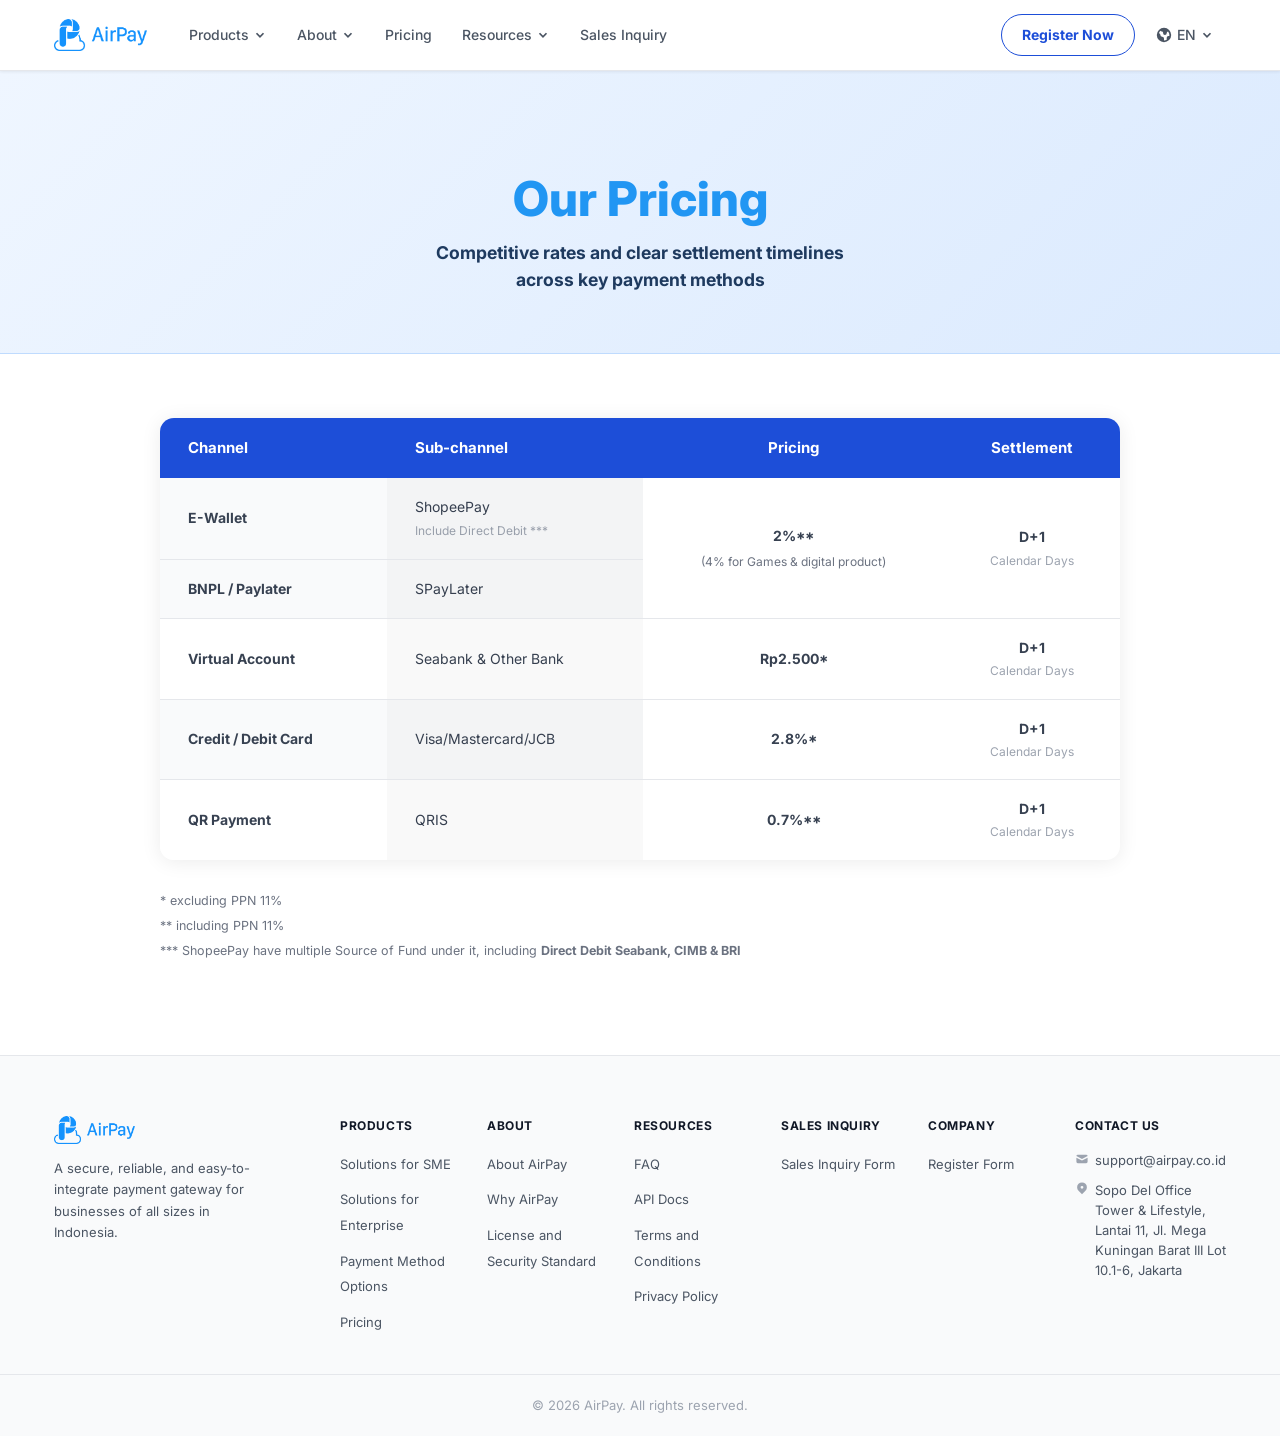
<file: pricing.html>
<!DOCTYPE html>
<html lang="en">
<head>
  <meta charset="UTF-8" />
  <meta name="viewport" content="width=device-width, initial-scale=1.0" />
  <meta name="description" content="See AirPay's transparent, competitive payment gateway pricing for QRIS, e-wallets, virtual accounts, and card payments, with clear settlement timelines." />
  <link rel="canonical" href="https://alvinsantosospp.github.io/airpaypgwebsite/pricing.html" />
  <meta property="og:type" content="website" />
  <meta property="og:site_name" content="AirPay" />
  <meta property="og:title" content="AirPay Pricing — Transparent Payment Gateway Rates in Indonesia" />
  <meta property="og:description" content="See AirPay's transparent, competitive payment gateway pricing for QRIS, e-wallets, virtual accounts, and card payments, with clear settlement timelines." />
  <meta property="og:url" content="https://alvinsantosospp.github.io/airpaypgwebsite/pricing.html" />
  <meta property="og:image" content="https://alvinsantosospp.github.io/airpaypgwebsite/logo.png" />
  <meta name="twitter:card" content="summary" />
  <meta name="twitter:title" content="AirPay Pricing — Transparent Payment Gateway Rates in Indonesia" />
  <meta name="twitter:description" content="See AirPay's transparent, competitive payment gateway pricing for QRIS, e-wallets, virtual accounts, and card payments, with clear settlement timelines." />
  <meta name="twitter:image" content="https://alvinsantosospp.github.io/airpaypgwebsite/logo.png" />
  <title>AirPay Pricing — Transparent Payment Gateway Rates in Indonesia</title>
  <link href="https://fonts.googleapis.com/css2?family=Inter:wght@300;400;500;600;700;800&display=swap" rel="stylesheet" />
  <link rel="stylesheet" href="styles.css" />
  <link rel="stylesheet" href="pricing.css" />
  <script type="application/ld+json">
  {
    "@context": "https://schema.org",
    "@type": "Organization",
    "name": "AirPay",
    "alternateName": "AirPay Payment Gateway",
    "url": "https://alvinsantosospp.github.io/airpaypgwebsite/index.html",
    "logo": "https://alvinsantosospp.github.io/airpaypgwebsite/logo.png",
    "description": "AirPay is a licensed payment gateway in Indonesia, part of Monee and Sea Group, supporting QRIS, e-wallets, virtual accounts, paylater, and card payments."
  }
  </script>
</head>
<body>

  <!-- ===== NAVBAR ===== -->
  <nav class="navbar" id="navbar">
    <div class="nav-container">
      <a href="index.html" class="nav-logo">
        <img src="logo.png" alt="AirPay" class="logo-img" onerror="this.style.display='none';this.nextElementSibling.style.display='flex'">
        <span class="logo-svg-fallback">
          <svg viewBox="0 0 44 44" fill="none" style="width:38px;height:38px">
            <circle cx="22" cy="22" r="22" fill="#2196F3"/>
            <path d="M13 32L22 13L31 32H26.2L22 22.5L17.8 32H13Z" fill="white"/>
            <path d="M18 17H24C25.7 17 27 18.3 27 20C27 21.7 25.7 23 24 23H18V17Z" fill="rgba(255,255,255,0.5)"/>
          </svg>
          <span style="font-size:19px;font-weight:700;color:#2196F3;letter-spacing:-0.2px">AirPay</span>
        </span>
      </a>

      <div class="nav-menu" id="navMenu">
        <div class="nav-item dropdown">
          <a href="#" class="nav-link"><span data-i18n="nav.products">Products</span> <svg class="chevron" viewBox="0 0 16 16" fill="none" stroke="currentColor" stroke-width="2"><path d="M4 6l4 4 4-4"/></svg></a>
          <div class="dropdown-menu">
            <a href="solutions-sme.html"><span data-i18n="nav.solutionsSme">Solutions for SME</span></a>
            <a href="solutions-enterprise.html"><span data-i18n="nav.solutionsEnterprise">Solutions for Enterprise</span></a>
            <a href="payment-methods.html"><span data-i18n="nav.paymentMethods">Payment Method Options</span></a>
          </div>
        </div>
        <div class="nav-item dropdown">
          <a href="#" class="nav-link"><span data-i18n="nav.about">About</span> <svg class="chevron" viewBox="0 0 16 16" fill="none" stroke="currentColor" stroke-width="2"><path d="M4 6l4 4 4-4"/></svg></a>
          <div class="dropdown-menu">
            <a href="about-airpay.html"><span data-i18n="nav.aboutAirpay">About AirPay</span></a>
            <a href="partners.html"><span data-i18n="nav.airpayPartners">AirPay Partners</span></a>
            <a href="license.html"><span data-i18n="nav.licenseSecurity">License and Security Standard</span></a>
          </div>
        </div>
        <a href="pricing.html" class="nav-link active-nav active-link"><span data-i18n="nav.pricing">Pricing</span></a>
        <div class="nav-item dropdown">
          <a href="#" class="nav-link"><span data-i18n="nav.resources">Resources</span> <svg class="chevron" viewBox="0 0 16 16" fill="none" stroke="currentColor" stroke-width="2"><path d="M4 6l4 4 4-4"/></svg></a>
          <div class="dropdown-menu">
            <a href="https://help.cs.shopeepay.co.id/portal/109/category/78-AirPay-Payment-Gateway/79-Tentang-AirPay-PG?page=1" target="_blank" rel="noopener noreferrer"><span data-i18n="nav.faq">FAQ</span></a>
            <a href="https://product.shopeepay.co.id/integration/api/gateway/" target="_blank" rel="noopener noreferrer"><span data-i18n="nav.apiDocs">API Docs</span></a>
            <a href="https://shopeepay.co.id/terms" target="_blank" rel="noopener noreferrer"><span data-i18n="nav.terms">Terms and Conditions</span></a>
            <a href="https://shopeepay.co.id/privacy" target="_blank" rel="noopener noreferrer"><span data-i18n="nav.privacy">Privacy Policy</span></a>
          </div>
        </div>
        <a href="https://help.shopee.co.id/portal/survey/45d63a38f236404bbe371f5e59797d23" target="_blank" rel="noopener noreferrer" class="nav-link"><span data-i18n="nav.salesInquiry">Sales Inquiry</span></a>
      </div>

      <div class="nav-actions" id="navActions">
        <a href="https://help.shopee.co.id/portal/survey/883dc85ec2584fb4941d2cc26aeb2e5a" target="_blank" rel="noopener noreferrer" class="btn-register"><span data-i18n="nav.registerNow">Register Now</span></a>
        <div class="lang-selector">
          <svg class="globe-icon" viewBox="0 0 20 20" fill="currentColor"><path fill-rule="evenodd" d="M10 18a8 8 0 100-16 8 8 0 000 16zM4.332 8.027a6.012 6.012 0 011.912-2.706C6.512 5.73 6.974 6 7.5 6A1.5 1.5 0 019 7.5V8a2 2 0 004 0 2 2 0 011.523-1.943A5.977 5.977 0 0116 10c0 .34-.028.675-.083 1H15a2 2 0 00-2 2v2.197A5.973 5.973 0 0110 16v-2a2 2 0 00-2-2 2 2 0 01-2-2 2 2 0 00-1.668-1.973z" clip-rule="evenodd"/></svg>
          <span class="lang-label">EN</span>
          <svg class="chevron" viewBox="0 0 16 16" fill="none" stroke="currentColor" stroke-width="2"><path d="M4 6l4 4 4-4"/></svg>
          <div class="lang-menu">
            <button type="button" class="lang-option" data-lang="en">
              <span>English</span>
              <svg class="lang-check" viewBox="0 0 20 20" fill="currentColor"><path fill-rule="evenodd" d="M16.707 5.293a1 1 0 010 1.414l-8 8a1 1 0 01-1.414 0l-4-4a1 1 0 111.414-1.414L8 12.586l7.293-7.293a1 1 0 011.414 0z" clip-rule="evenodd"/></svg>
            </button>
            <button type="button" class="lang-option" data-lang="id">
              <span>Bahasa Indonesia</span>
              <svg class="lang-check" viewBox="0 0 20 20" fill="currentColor"><path fill-rule="evenodd" d="M16.707 5.293a1 1 0 010 1.414l-8 8a1 1 0 01-1.414 0l-4-4a1 1 0 111.414-1.414L8 12.586l7.293-7.293a1 1 0 011.414 0z" clip-rule="evenodd"/></svg>
            </button>
          </div>
        </div>
      </div>

      <button class="nav-toggle" id="navToggle" aria-label="Toggle navigation">
        <span></span><span></span><span></span>
      </button>
    </div>
  </nav>

  <!-- ===== PAGE HEADER ===== -->
  <section class="pricing-page-header">
    <div class="pricing-page-header-inner">
      <h1 class="pricing-page-title" data-i18n="pricing.header.title">Our Pricing</h1>
      <p class="pricing-page-subtitle" data-i18n-html="pricing.header.subtitle">Competitive rates and clear settlement timelines<br>across key payment methods</p>
    </div>
  </section>

  <!-- ===== PRICING TABLE ===== -->
  <section class="pricing-section">
    <div class="pricing-container">
      <div class="pricing-table-wrap">
        <table class="pricing-table">
          <thead>
            <tr>
              <th data-i18n="pricing.table.channel">Channel</th>
              <th data-i18n="pricing.table.subchannel">Sub-channel</th>
              <th class="th-center" data-i18n="pricing.table.rate">Pricing</th>
              <th class="th-center" data-i18n="pricing.table.settlement">Settlement</th>
            </tr>
          </thead>
          <tbody>
            <!-- E-Wallet + BNPL share same Pricing and Settlement (rowspan=2) -->
            <tr class="row-gray">
              <td class="td-channel">E-Wallet</td>
              <td class="td-subchannel">ShopeePay<small>Include Direct Debit ***</small></td>
              <td class="td-pricing" rowspan="2">2%**<small>(4% for Games &amp; digital product)</small></td>
              <td class="td-settlement" rowspan="2">D+1<span>Calendar Days</span></td>
            </tr>
            <tr class="row-gray">
              <td class="td-channel">BNPL / Paylater</td>
              <td class="td-subchannel">SPayLater</td>
            </tr>
            <!-- Virtual Account -->
            <tr class="row-white">
              <td class="td-channel">Virtual Account</td>
              <td class="td-subchannel">Seabank &amp; Other Bank</td>
              <td class="td-pricing">Rp2.500*</td>
              <td class="td-settlement">D+1<span>Calendar Days</span></td>
            </tr>
            <!-- Credit / Debit Card -->
            <tr class="row-gray">
              <td class="td-channel">Credit / Debit Card</td>
              <td class="td-subchannel">Visa/Mastercard/JCB</td>
              <td class="td-pricing">2.8%*</td>
              <td class="td-settlement">D+1<span>Calendar Days</span></td>
            </tr>
            <!-- QR Payment -->
            <tr class="row-white">
              <td class="td-channel">QR Payment</td>
              <td class="td-subchannel">QRIS</td>
              <td class="td-pricing">0.7%**</td>
              <td class="td-settlement">D+1<span>Calendar Days</span></td>
            </tr>
          </tbody>
        </table>
      </div>

      <div class="pricing-footnotes">
        <p>* excluding PPN 11%</p>
        <p>** including PPN 11%</p>
        <p>*** ShopeePay have multiple Source of Fund under it, including <strong>Direct Debit Seabank, CIMB &amp; BRI</strong></p>
      </div>
    </div>
  </section>

  <!-- ===== FOOTER ===== -->
  <footer class="footer">
    <div class="footer-top">
      <div class="footer-brand">
        <a href="index.html" class="nav-logo">
          <img src="logo.png" alt="AirPay" class="logo-img footer-logo-img" onerror="this.style.display='none';this.nextElementSibling.style.display='flex'">
          <span class="logo-svg-fallback">
            <svg viewBox="0 0 44 44" fill="none" style="width:34px;height:34px">
              <circle cx="22" cy="22" r="22" fill="#2196F3"/>
              <path d="M13 32L22 13L31 32H26.2L22 22.5L17.8 32H13Z" fill="white"/>
              <path d="M18 17H24C25.7 17 27 18.3 27 20C27 21.7 25.7 23 24 23H18V17Z" fill="rgba(255,255,255,0.5)"/>
            </svg>
            <span style="font-size:17px;font-weight:700;color:#2196F3;letter-spacing:-0.2px">AirPay</span>
          </span>
        </a>
        <p class="footer-tagline" data-i18n="footer.tagline">A secure, reliable, and easy-to-integrate payment gateway for businesses of all sizes in Indonesia.</p>
      </div>
      <div class="footer-links">
        <div class="footer-col"><h4><span data-i18n="nav.products">Products</span></h4><ul><li><a href="solutions-sme.html"><span data-i18n="nav.solutionsSme">Solutions for SME</span></a></li><li><a href="solutions-enterprise.html"><span data-i18n="nav.solutionsEnterprise">Solutions for Enterprise</span></a></li><li><a href="payment-methods.html"><span data-i18n="nav.paymentMethods">Payment Method Options</span></a></li><li><a href="pricing.html" class="active-link"><span data-i18n="nav.pricing">Pricing</span></a></li></ul></div>
        <div class="footer-col"><h4><span data-i18n="nav.about">About</span></h4><ul><li><a href="about-airpay.html"><span data-i18n="nav.aboutAirpay">About AirPay</span></a></li><li><a href="#"><span data-i18n="footer.whyAirpay">Why AirPay</span></a></li><li><a href="license.html"><span data-i18n="nav.licenseSecurity">License and Security Standard</span></a></li></ul></div>
        <div class="footer-col"><h4><span data-i18n="nav.resources">Resources</span></h4><ul><li><a href="https://help.cs.shopeepay.co.id/portal/109/category/78-AirPay-Payment-Gateway/79-Tentang-AirPay-PG?page=1" target="_blank" rel="noopener noreferrer"><span data-i18n="nav.faq">FAQ</span></a></li><li><a href="https://product.shopeepay.co.id/integration/api/gateway/" target="_blank"><span data-i18n="nav.apiDocs">API Docs</span></a></li><li><a href="https://shopeepay.co.id/terms" target="_blank" rel="noopener noreferrer"><span data-i18n="nav.terms">Terms and Conditions</span></a></li><li><a href="https://shopeepay.co.id/privacy" target="_blank" rel="noopener noreferrer"><span data-i18n="nav.privacy">Privacy Policy</span></a></li></ul></div>
        <div class="footer-col"><h4><span data-i18n="nav.salesInquiry">Sales Inquiry</span></h4><ul><li><a href="https://help.shopee.co.id/portal/survey/45d63a38f236404bbe371f5e59797d23" target="_blank" rel="noopener noreferrer"><span data-i18n="footer.salesInquiryForm">Sales Inquiry Form</span></a></li></ul></div>
        <div class="footer-col"><h4><span data-i18n="footer.company">Company</span></h4><ul><li><a href="https://help.shopee.co.id/portal/survey/883dc85ec2584fb4941d2cc26aeb2e5a" target="_blank" rel="noopener noreferrer"><span data-i18n="footer.registerForm">Register Form</span></a></li></ul></div>
        <div class="footer-col"><h4><span data-i18n="footer.contactUs">Contact Us</span></h4><ul>
          <li><a href="mailto:support@airpay.co.id" class="fc-row"><svg class="fc-icon" viewBox="0 0 20 20" fill="currentColor"><path d="M2.003 5.884L10 9.882l7.997-3.998A2 2 0 0016 4H4a2 2 0 00-1.997 1.884z"/><path d="M18 8.118l-8 4-8-4V14a2 2 0 002 2h12a2 2 0 002-2V8.118z"/></svg>support@airpay.co.id</a></li>          <li class="fc-row addr"><svg class="fc-icon" viewBox="0 0 20 20" fill="currentColor"><path fill-rule="evenodd" d="M5.05 4.05a7 7 0 119.9 9.9L10 18.9l-4.95-4.95a7 7 0 010-9.9zM10 11a2 2 0 100-4 2 2 0 000 4z" clip-rule="evenodd"/></svg>Sopo Del Office Tower &amp; Lifestyle, Lantai 11, Jl. Mega Kuningan Barat III Lot 10.1-6, Jakarta</li>
        </ul></div>
      </div>
    </div>
    <div class="footer-bottom"><p data-i18n="footer.copyright">© 2026 AirPay. All rights reserved.</p></div>
  </footer>


  <script src="translations.js"></script>
  <script src="i18n.js"></script>
  <script src="script.js"></script>
</body>
</html>
</file>
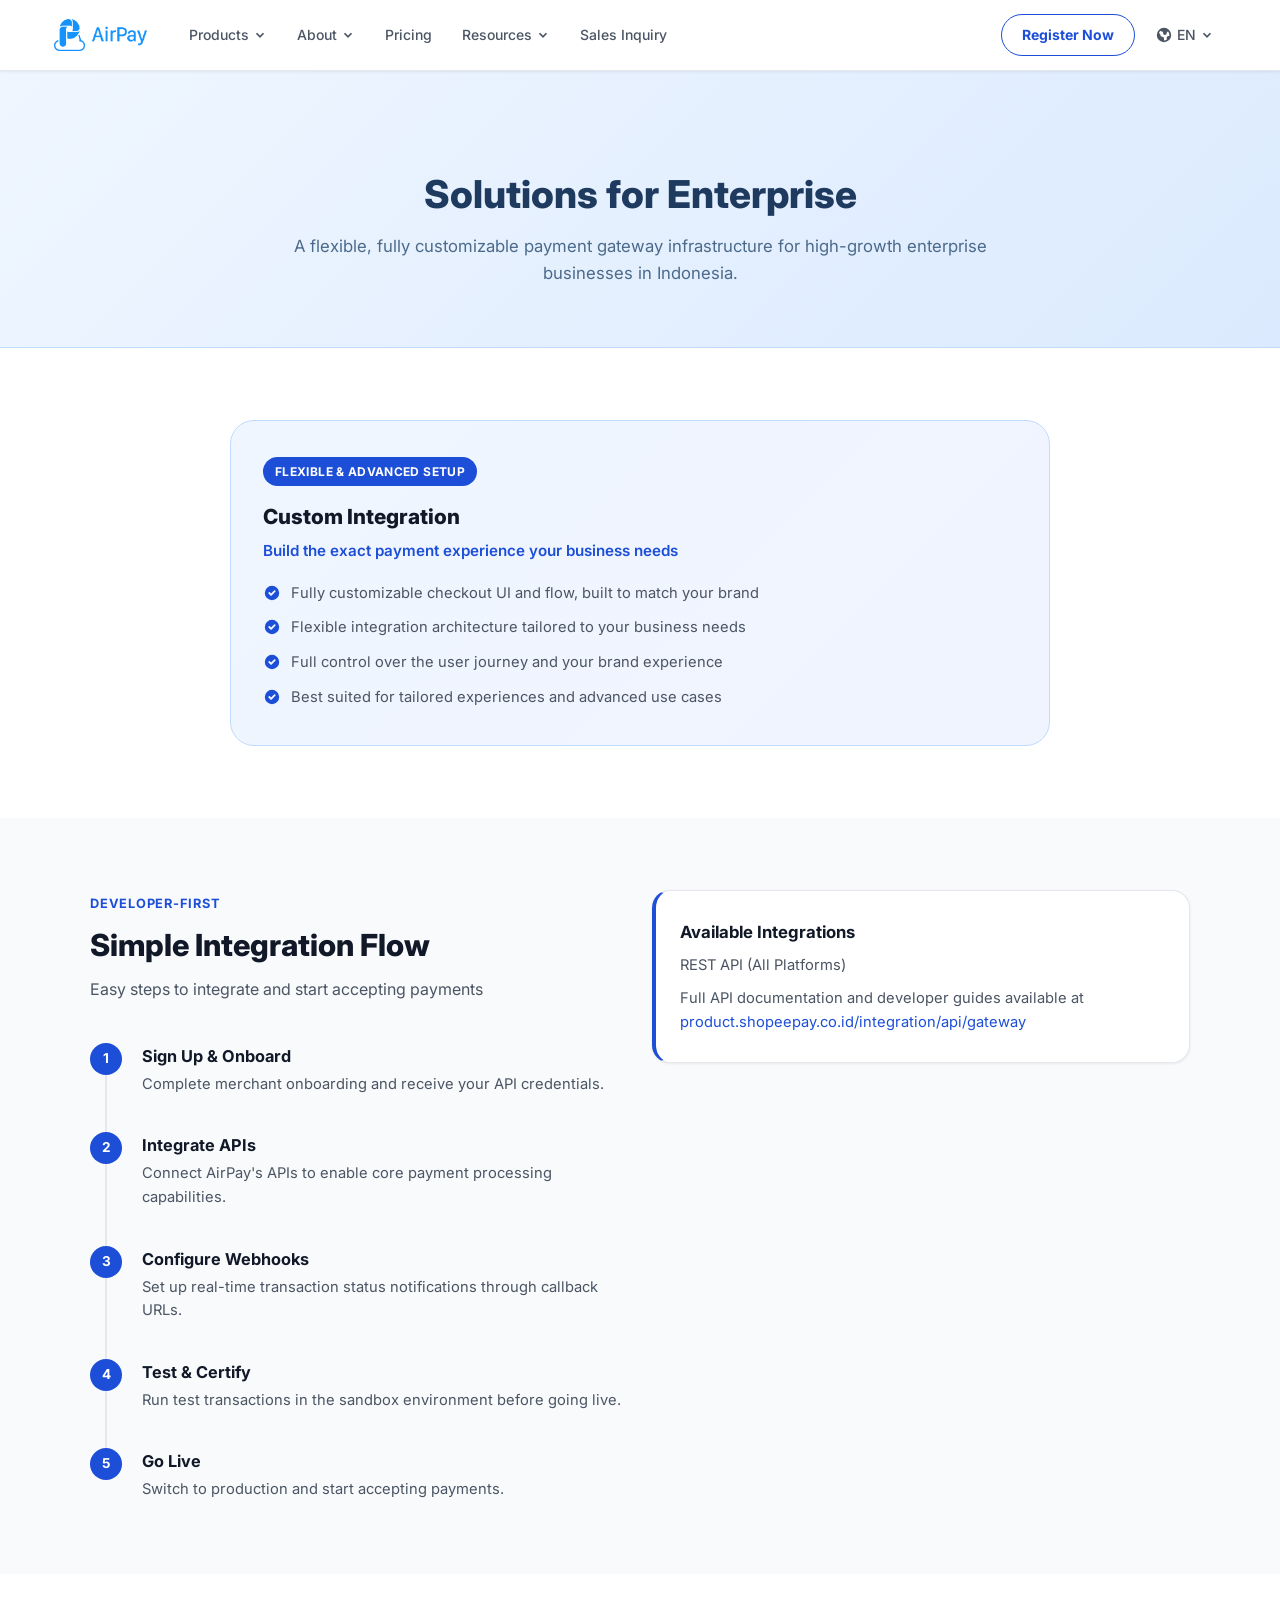
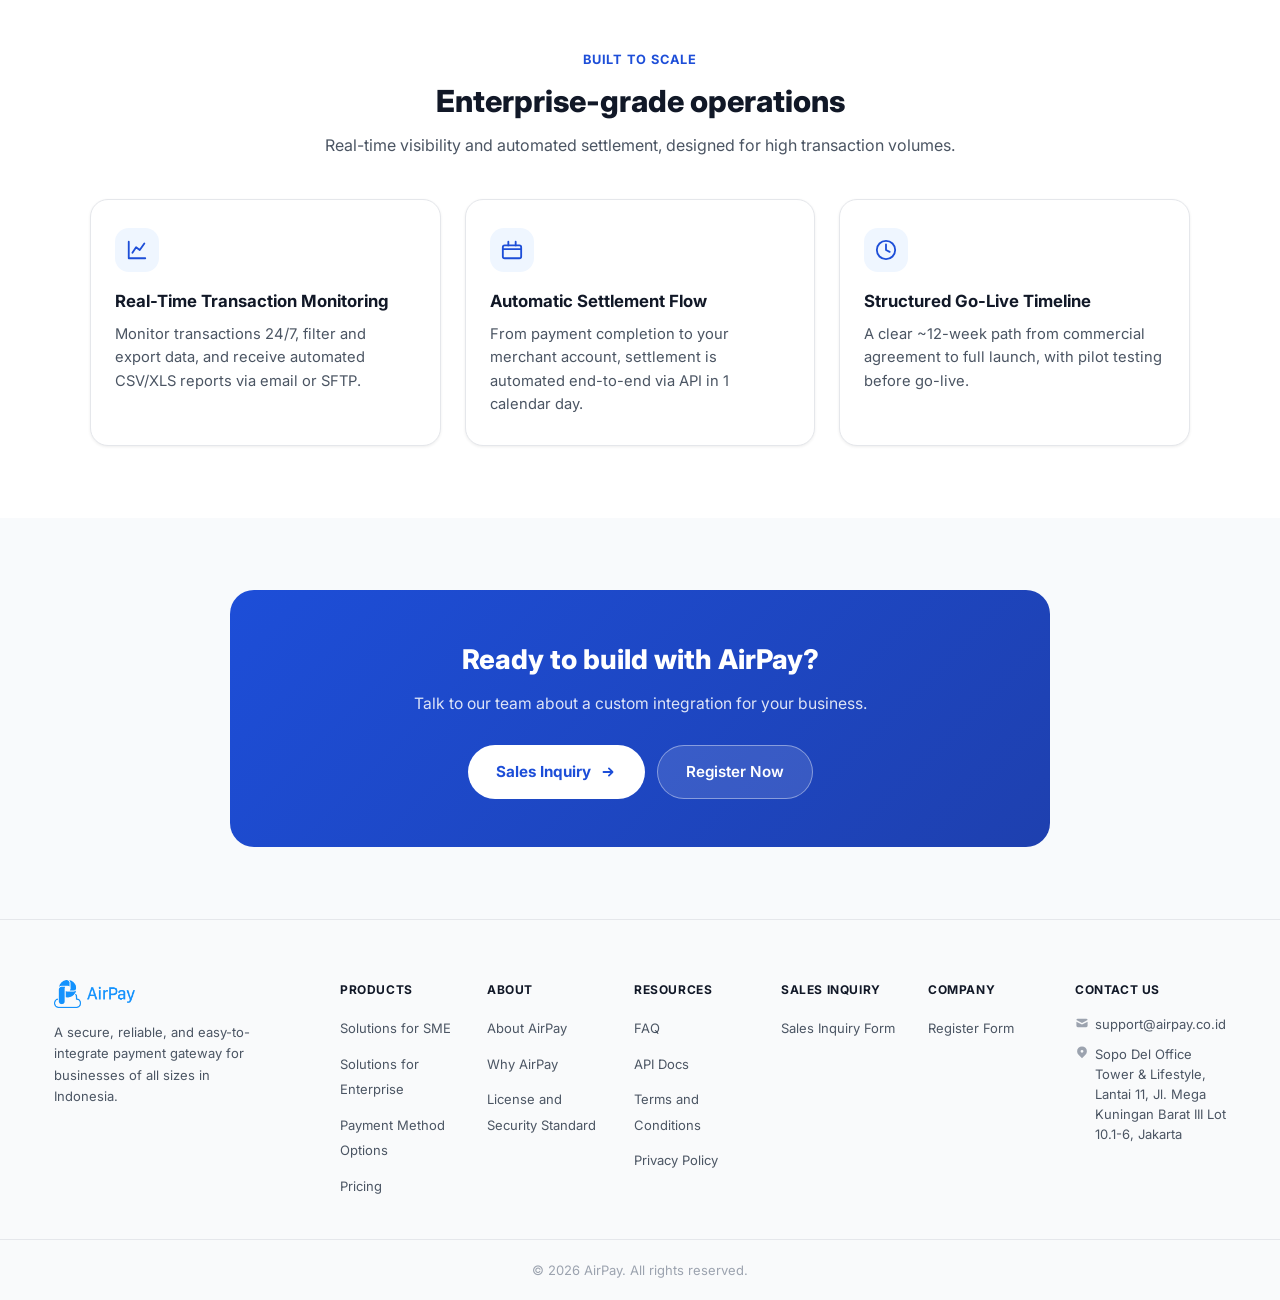
<file: solutions-enterprise.html>
<!DOCTYPE html>
<html lang="en">
<head>
  <meta charset="UTF-8" />
  <meta name="viewport" content="width=device-width, initial-scale=1.0" />
  <meta name="description" content="Custom payment gateway integration for enterprise businesses in Indonesia — flexible API, real-time dashboard, and automated settlement built to scale." />
  <link rel="canonical" href="https://alvinsantosospp.github.io/airpaypgwebsite/solutions-enterprise.html" />
  <meta property="og:type" content="website" />
  <meta property="og:site_name" content="AirPay" />
  <meta property="og:title" content="Enterprise Payment Gateway Solutions in Indonesia | AirPay" />
  <meta property="og:description" content="Custom payment gateway integration for enterprise businesses in Indonesia — flexible API, real-time dashboard, and automated settlement built to scale." />
  <meta property="og:url" content="https://alvinsantosospp.github.io/airpaypgwebsite/solutions-enterprise.html" />
  <meta property="og:image" content="https://alvinsantosospp.github.io/airpaypgwebsite/logo.png" />
  <meta name="twitter:card" content="summary" />
  <meta name="twitter:title" content="Enterprise Payment Gateway Solutions in Indonesia | AirPay" />
  <meta name="twitter:description" content="Custom payment gateway integration for enterprise businesses in Indonesia — flexible API, real-time dashboard, and automated settlement built to scale." />
  <meta name="twitter:image" content="https://alvinsantosospp.github.io/airpaypgwebsite/logo.png" />
  <title>Enterprise Payment Gateway Solutions in Indonesia | AirPay</title>
  <link href="https://fonts.googleapis.com/css2?family=Inter:wght@300;400;500;600;700;800&display=swap" rel="stylesheet" />
  <link rel="stylesheet" href="styles.css" />
  <link rel="stylesheet" href="content-page.css" />
  <script type="application/ld+json">
  {
    "@context": "https://schema.org",
    "@type": "Organization",
    "name": "AirPay",
    "alternateName": "AirPay Payment Gateway",
    "url": "https://alvinsantosospp.github.io/airpaypgwebsite/index.html",
    "logo": "https://alvinsantosospp.github.io/airpaypgwebsite/logo.png",
    "description": "AirPay is a licensed payment gateway in Indonesia, part of Monee and Sea Group, supporting QRIS, e-wallets, virtual accounts, paylater, and card payments."
  }
  </script>
</head>
<body>

  <!-- ===== NAVBAR ===== -->
  <nav class="navbar" id="navbar">
    <div class="nav-container">
      <a href="index.html" class="nav-logo">
        <img src="logo.png" alt="AirPay" class="logo-img" onerror="this.style.display='none';this.nextElementSibling.style.display='flex'">
        <span class="logo-svg-fallback">
          <svg viewBox="0 0 44 44" fill="none" style="width:38px;height:38px">
            <circle cx="22" cy="22" r="22" fill="#2196F3"/>
            <path d="M13 32L22 13L31 32H26.2L22 22.5L17.8 32H13Z" fill="white"/>
            <path d="M18 17H24C25.7 17 27 18.3 27 20C27 21.7 25.7 23 24 23H18V17Z" fill="rgba(255,255,255,0.5)"/>
          </svg>
          <span style="font-size:19px;font-weight:700;color:#2196F3;letter-spacing:-0.2px">AirPay</span>
        </span>
      </a>

      <div class="nav-menu" id="navMenu">
        <div class="nav-item dropdown">
          <a href="#" class="nav-link active-nav"><span data-i18n="nav.products">Products</span> <svg class="chevron" viewBox="0 0 16 16" fill="none" stroke="currentColor" stroke-width="2"><path d="M4 6l4 4 4-4"/></svg></a>
          <div class="dropdown-menu">
            <a href="solutions-sme.html"><span data-i18n="nav.solutionsSme">Solutions for SME</span></a>
            <a href="solutions-enterprise.html" class="active-link"><span data-i18n="nav.solutionsEnterprise">Solutions for Enterprise</span></a>
            <a href="payment-methods.html"><span data-i18n="nav.paymentMethods">Payment Method Options</span></a>
          </div>
        </div>
        <div class="nav-item dropdown">
          <a href="#" class="nav-link"><span data-i18n="nav.about">About</span> <svg class="chevron" viewBox="0 0 16 16" fill="none" stroke="currentColor" stroke-width="2"><path d="M4 6l4 4 4-4"/></svg></a>
          <div class="dropdown-menu">
            <a href="about-airpay.html"><span data-i18n="nav.aboutAirpay">About AirPay</span></a>
            <a href="partners.html"><span data-i18n="nav.airpayPartners">AirPay Partners</span></a>
            <a href="license.html"><span data-i18n="nav.licenseSecurity">License and Security Standard</span></a>
          </div>
        </div>
        <a href="pricing.html" class="nav-link"><span data-i18n="nav.pricing">Pricing</span></a>
        <div class="nav-item dropdown">
          <a href="#" class="nav-link"><span data-i18n="nav.resources">Resources</span> <svg class="chevron" viewBox="0 0 16 16" fill="none" stroke="currentColor" stroke-width="2"><path d="M4 6l4 4 4-4"/></svg></a>
          <div class="dropdown-menu">
            <a href="https://help.cs.shopeepay.co.id/portal/109/category/78-AirPay-Payment-Gateway/79-Tentang-AirPay-PG?page=1" target="_blank" rel="noopener noreferrer"><span data-i18n="nav.faq">FAQ</span></a>
            <a href="https://product.shopeepay.co.id/integration/api/gateway/" target="_blank" rel="noopener noreferrer"><span data-i18n="nav.apiDocs">API Docs</span></a>
            <a href="https://shopeepay.co.id/terms" target="_blank" rel="noopener noreferrer"><span data-i18n="nav.terms">Terms and Conditions</span></a>
            <a href="https://shopeepay.co.id/privacy" target="_blank" rel="noopener noreferrer"><span data-i18n="nav.privacy">Privacy Policy</span></a>
          </div>
        </div>
        <a href="https://help.shopee.co.id/portal/survey/45d63a38f236404bbe371f5e59797d23" target="_blank" rel="noopener noreferrer" class="nav-link"><span data-i18n="nav.salesInquiry">Sales Inquiry</span></a>
      </div>

      <div class="nav-actions" id="navActions">
        <a href="https://help.shopee.co.id/portal/survey/883dc85ec2584fb4941d2cc26aeb2e5a" target="_blank" rel="noopener noreferrer" class="btn-register"><span data-i18n="nav.registerNow">Register Now</span></a>
        <div class="lang-selector">
          <svg class="globe-icon" viewBox="0 0 20 20" fill="currentColor"><path fill-rule="evenodd" d="M10 18a8 8 0 100-16 8 8 0 000 16zM4.332 8.027a6.012 6.012 0 011.912-2.706C6.512 5.73 6.974 6 7.5 6A1.5 1.5 0 019 7.5V8a2 2 0 004 0 2 2 0 011.523-1.943A5.977 5.977 0 0116 10c0 .34-.028.675-.083 1H15a2 2 0 00-2 2v2.197A5.973 5.973 0 0110 16v-2a2 2 0 00-2-2 2 2 0 01-2-2 2 2 0 00-1.668-1.973z" clip-rule="evenodd"/></svg>
          <span class="lang-label">EN</span>
          <svg class="chevron" viewBox="0 0 16 16" fill="none" stroke="currentColor" stroke-width="2"><path d="M4 6l4 4 4-4"/></svg>
          <div class="lang-menu">
            <button type="button" class="lang-option" data-lang="en">
              <span>English</span>
              <svg class="lang-check" viewBox="0 0 20 20" fill="currentColor"><path fill-rule="evenodd" d="M16.707 5.293a1 1 0 010 1.414l-8 8a1 1 0 01-1.414 0l-4-4a1 1 0 111.414-1.414L8 12.586l7.293-7.293a1 1 0 011.414 0z" clip-rule="evenodd"/></svg>
            </button>
            <button type="button" class="lang-option" data-lang="id">
              <span>Bahasa Indonesia</span>
              <svg class="lang-check" viewBox="0 0 20 20" fill="currentColor"><path fill-rule="evenodd" d="M16.707 5.293a1 1 0 010 1.414l-8 8a1 1 0 01-1.414 0l-4-4a1 1 0 111.414-1.414L8 12.586l7.293-7.293a1 1 0 011.414 0z" clip-rule="evenodd"/></svg>
            </button>
          </div>
        </div>
      </div>

      <button class="nav-toggle" id="navToggle" aria-label="Toggle navigation">
        <span></span><span></span><span></span>
      </button>
    </div>
  </nav>

  <!-- ===== PAGE HEADER ===== -->
  <section class="cp-header">
    <div class="cp-header-inner">
      <h1 data-i18n="ent.header.title">Solutions for Enterprise</h1>
      <p data-i18n="ent.header.subtitle">A flexible, fully customizable payment gateway infrastructure for high-growth enterprise businesses in Indonesia.</p>
    </div>
  </section>

  <!-- ===== CUSTOM INTEGRATION HIGHLIGHT ===== -->
  <section class="cp-section">
    <div class="cp-container narrow">
      <div class="cp-highlight-card">
        <span class="cp-badge" data-i18n="ent.highlight.badge">FLEXIBLE &amp; ADVANCED SETUP</span>
        <h3 data-i18n="ent.highlight.title">Custom Integration</h3>
        <p class="cp-highlight-tag" data-i18n="ent.highlight.tag">Build the exact payment experience your business needs</p>
        <ul>
          <li>
            <svg viewBox="0 0 20 20" fill="currentColor"><path fill-rule="evenodd" d="M10 18a8 8 0 100-16 8 8 0 000 16zm3.707-9.293a1 1 0 00-1.414-1.414L9 10.586 7.707 9.293a1 1 0 00-1.414 1.414l2 2a1 1 0 001.414 0l4-4z" clip-rule="evenodd"/></svg>
            <span data-i18n="ent.highlight.item1">Fully customizable checkout UI and flow, built to match your brand</span>
          </li>
          <li>
            <svg viewBox="0 0 20 20" fill="currentColor"><path fill-rule="evenodd" d="M10 18a8 8 0 100-16 8 8 0 000 16zm3.707-9.293a1 1 0 00-1.414-1.414L9 10.586 7.707 9.293a1 1 0 00-1.414 1.414l2 2a1 1 0 001.414 0l4-4z" clip-rule="evenodd"/></svg>
            <span data-i18n="ent.highlight.item2">Flexible integration architecture tailored to your business needs</span>
          </li>
          <li>
            <svg viewBox="0 0 20 20" fill="currentColor"><path fill-rule="evenodd" d="M10 18a8 8 0 100-16 8 8 0 000 16zm3.707-9.293a1 1 0 00-1.414-1.414L9 10.586 7.707 9.293a1 1 0 00-1.414 1.414l2 2a1 1 0 001.414 0l4-4z" clip-rule="evenodd"/></svg>
            <span data-i18n="ent.highlight.item3">Full control over the user journey and your brand experience</span>
          </li>
          <li>
            <svg viewBox="0 0 20 20" fill="currentColor"><path fill-rule="evenodd" d="M10 18a8 8 0 100-16 8 8 0 000 16zm3.707-9.293a1 1 0 00-1.414-1.414L9 10.586 7.707 9.293a1 1 0 00-1.414 1.414l2 2a1 1 0 001.414 0l4-4z" clip-rule="evenodd"/></svg>
            <span data-i18n="ent.highlight.item4">Best suited for tailored experiences and advanced use cases</span>
          </li>
        </ul>
      </div>
    </div>
  </section>

  <!-- ===== API INTEGRATION FLOW ===== -->
  <section class="cp-section alt">
    <div class="cp-container">
      <div class="cp-grid-2">
        <div>
          <span class="cp-eyebrow" data-i18n="ent.api.eyebrow">Developer-First</span>
          <h2 class="cp-section-title" data-i18n="ent.api.title">Simple Integration Flow</h2>
          <p class="cp-section-sub" data-i18n="ent.api.subtitle">Easy steps to integrate and start accepting payments</p>
          <div class="cp-steps">
            <div class="cp-step">
              <div class="cp-step-num">1</div>
              <div>
                <h3 class="cp-step-title" data-i18n="ent.api.step1.title">Sign Up &amp; Onboard</h3>
                <p class="cp-step-desc" data-i18n="ent.api.step1.desc">Complete merchant onboarding and receive your API credentials.</p>
              </div>
            </div>
            <div class="cp-step">
              <div class="cp-step-num">2</div>
              <div>
                <h3 class="cp-step-title" data-i18n="ent.api.step2.title">Integrate APIs</h3>
                <p class="cp-step-desc" data-i18n="ent.api.step2.desc">Connect AirPay's APIs to enable core payment processing capabilities.</p>
              </div>
            </div>
            <div class="cp-step">
              <div class="cp-step-num">3</div>
              <div>
                <h3 class="cp-step-title" data-i18n="ent.api.step3.title">Configure Webhooks</h3>
                <p class="cp-step-desc" data-i18n="ent.api.step3.desc">Set up real-time transaction status notifications through callback URLs.</p>
              </div>
            </div>
            <div class="cp-step">
              <div class="cp-step-num">4</div>
              <div>
                <h3 class="cp-step-title" data-i18n="ent.api.step4.title">Test &amp; Certify</h3>
                <p class="cp-step-desc" data-i18n="ent.api.step4.desc">Run test transactions in the sandbox environment before going live.</p>
              </div>
            </div>
            <div class="cp-step">
              <div class="cp-step-num">5</div>
              <div>
                <h3 class="cp-step-title" data-i18n="ent.api.step5.title">Go Live</h3>
                <p class="cp-step-desc" data-i18n="ent.api.step5.desc">Switch to production and start accepting payments.</p>
              </div>
            </div>
          </div>
        </div>
        <div class="cp-card" style="align-self:flex-start;border-left:4px solid var(--blue)">
          <h3 class="cp-card-title" data-i18n="ent.api.card.title">Available Integrations</h3>
          <p class="cp-card-desc" style="margin-bottom:10px" data-i18n="ent.api.card.rest">REST API (All Platforms)</p>
          <p class="cp-card-desc" data-i18n-html="ent.api.card.docs">Full API documentation and developer guides available at <a href="https://product.shopeepay.co.id/integration/api/gateway/" target="_blank" rel="noopener noreferrer" style="color:var(--blue)">product.shopeepay.co.id/integration/api/gateway</a></p>
        </div>
      </div>
    </div>
  </section>

  <!-- ===== ENTERPRISE-GRADE OPERATIONS ===== -->
  <section class="cp-section">
    <div class="cp-container">
      <div class="cp-section-head center">
        <span class="cp-eyebrow" data-i18n="ent.ops.eyebrow">Built to scale</span>
        <h2 class="cp-section-title" data-i18n="ent.ops.title">Enterprise-grade operations</h2>
        <p class="cp-section-sub" data-i18n="ent.ops.subtitle">Real-time visibility and automated settlement, designed for high transaction volumes.</p>
      </div>
      <div class="cp-grid-3">
        <div class="cp-card">
          <div class="cp-card-icon">
            <svg viewBox="0 0 24 24" fill="none" stroke="currentColor" stroke-width="2" stroke-linecap="round" stroke-linejoin="round"><path d="M3 3v18h18"/><path d="M7 15l4-6 4 3 5-7"/></svg>
          </div>
          <h3 class="cp-card-title" data-i18n="ent.ops.card1.title">Real-Time Transaction Monitoring</h3>
          <p class="cp-card-desc" data-i18n="ent.ops.card1.desc">Monitor transactions 24/7, filter and export data, and receive automated CSV/XLS reports via email or SFTP.</p>
        </div>
        <div class="cp-card">
          <div class="cp-card-icon">
            <svg viewBox="0 0 24 24" fill="none" stroke="currentColor" stroke-width="2" stroke-linecap="round" stroke-linejoin="round"><rect x="2" y="7" width="20" height="14" rx="2"/><path d="M16 3v4M8 3v4M2 11h20"/></svg>
          </div>
          <h3 class="cp-card-title" data-i18n="ent.ops.card2.title">Automatic Settlement Flow</h3>
          <p class="cp-card-desc" data-i18n="ent.ops.card2.desc">From payment completion to your merchant account, settlement is automated end-to-end via API in 1 calendar day.</p>
        </div>
        <div class="cp-card">
          <div class="cp-card-icon">
            <svg viewBox="0 0 24 24" fill="none" stroke="currentColor" stroke-width="2" stroke-linecap="round" stroke-linejoin="round"><circle cx="12" cy="12" r="10"/><path d="M12 6v6l4 2"/></svg>
          </div>
          <h3 class="cp-card-title" data-i18n="ent.ops.card3.title">Structured Go-Live Timeline</h3>
          <p class="cp-card-desc" data-i18n="ent.ops.card3.desc">A clear ~12-week path from commercial agreement to full launch, with pilot testing before go-live.</p>
        </div>
      </div>
    </div>
  </section>

  <!-- ===== CTA ===== -->
  <section class="cp-section alt">
    <div class="cp-container narrow">
      <div class="cp-cta">
        <h2 data-i18n="ent.cta.title">Ready to build with AirPay?</h2>
        <p data-i18n="ent.cta.subtitle">Talk to our team about a custom integration for your business.</p>
        <div class="cp-cta-actions">
          <a href="https://help.shopee.co.id/portal/survey/45d63a38f236404bbe371f5e59797d23" target="_blank" rel="noopener noreferrer" class="btn-cta-primary">
            <span data-i18n="nav.salesInquiry">Sales Inquiry</span>
            <svg viewBox="0 0 20 20" fill="currentColor"><path fill-rule="evenodd" d="M10.293 5.293a1 1 0 011.414 0l4 4a1 1 0 010 1.414l-4 4a1 1 0 01-1.414-1.414L12.586 11H5a1 1 0 110-2h7.586l-2.293-2.293a1 1 0 010-1.414z" clip-rule="evenodd"/></svg>
          </a>
          <a href="https://help.shopee.co.id/portal/survey/883dc85ec2584fb4941d2cc26aeb2e5a" target="_blank" rel="noopener noreferrer" class="btn-cta-secondary"><span data-i18n="nav.registerNow">Register Now</span></a>
        </div>
      </div>
    </div>
  </section>

  <!-- ===== FOOTER ===== -->
  <footer class="footer">
    <div class="footer-top">
      <div class="footer-brand">
        <a href="index.html" class="nav-logo">
          <img src="logo.png" alt="AirPay" class="logo-img footer-logo-img" onerror="this.style.display='none';this.nextElementSibling.style.display='flex'">
          <span class="logo-svg-fallback">
            <svg viewBox="0 0 44 44" fill="none" style="width:34px;height:34px">
              <circle cx="22" cy="22" r="22" fill="#2196F3"/>
              <path d="M13 32L22 13L31 32H26.2L22 22.5L17.8 32H13Z" fill="white"/>
              <path d="M18 17H24C25.7 17 27 18.3 27 20C27 21.7 25.7 23 24 23H18V17Z" fill="rgba(255,255,255,0.5)"/>
            </svg>
            <span style="font-size:17px;font-weight:700;color:#2196F3;letter-spacing:-0.2px">AirPay</span>
          </span>
        </a>
        <p class="footer-tagline" data-i18n="footer.tagline">A secure, reliable, and easy-to-integrate payment gateway for businesses of all sizes in Indonesia.</p>
      </div>
      <div class="footer-links">
        <div class="footer-col"><h4><span data-i18n="nav.products">Products</span></h4><ul><li><a href="solutions-sme.html"><span data-i18n="nav.solutionsSme">Solutions for SME</span></a></li><li><a href="solutions-enterprise.html"><span data-i18n="nav.solutionsEnterprise">Solutions for Enterprise</span></a></li><li><a href="payment-methods.html"><span data-i18n="nav.paymentMethods">Payment Method Options</span></a></li><li><a href="pricing.html"><span data-i18n="nav.pricing">Pricing</span></a></li></ul></div>
        <div class="footer-col"><h4><span data-i18n="nav.about">About</span></h4><ul><li><a href="about-airpay.html"><span data-i18n="nav.aboutAirpay">About AirPay</span></a></li><li><a href="#"><span data-i18n="footer.whyAirpay">Why AirPay</span></a></li><li><a href="license.html"><span data-i18n="nav.licenseSecurity">License and Security Standard</span></a></li></ul></div>
        <div class="footer-col"><h4><span data-i18n="nav.resources">Resources</span></h4><ul><li><a href="https://help.cs.shopeepay.co.id/portal/109/category/78-AirPay-Payment-Gateway/79-Tentang-AirPay-PG?page=1" target="_blank" rel="noopener noreferrer"><span data-i18n="nav.faq">FAQ</span></a></li><li><a href="https://product.shopeepay.co.id/integration/api/gateway/" target="_blank"><span data-i18n="nav.apiDocs">API Docs</span></a></li><li><a href="https://shopeepay.co.id/terms" target="_blank" rel="noopener noreferrer"><span data-i18n="nav.terms">Terms and Conditions</span></a></li><li><a href="https://shopeepay.co.id/privacy" target="_blank" rel="noopener noreferrer"><span data-i18n="nav.privacy">Privacy Policy</span></a></li></ul></div>
        <div class="footer-col"><h4><span data-i18n="nav.salesInquiry">Sales Inquiry</span></h4><ul><li><a href="https://help.shopee.co.id/portal/survey/45d63a38f236404bbe371f5e59797d23" target="_blank" rel="noopener noreferrer"><span data-i18n="footer.salesInquiryForm">Sales Inquiry Form</span></a></li></ul></div>
        <div class="footer-col"><h4><span data-i18n="footer.company">Company</span></h4><ul><li><a href="https://help.shopee.co.id/portal/survey/883dc85ec2584fb4941d2cc26aeb2e5a" target="_blank" rel="noopener noreferrer"><span data-i18n="footer.registerForm">Register Form</span></a></li></ul></div>
        <div class="footer-col"><h4><span data-i18n="footer.contactUs">Contact Us</span></h4><ul>
          <li><a href="mailto:support@airpay.co.id" class="fc-row"><svg class="fc-icon" viewBox="0 0 20 20" fill="currentColor"><path d="M2.003 5.884L10 9.882l7.997-3.998A2 2 0 0016 4H4a2 2 0 00-1.997 1.884z"/><path d="M18 8.118l-8 4-8-4V14a2 2 0 002 2h12a2 2 0 002-2V8.118z"/></svg>support@airpay.co.id</a></li>          <li class="fc-row addr"><svg class="fc-icon" viewBox="0 0 20 20" fill="currentColor"><path fill-rule="evenodd" d="M5.05 4.05a7 7 0 119.9 9.9L10 18.9l-4.95-4.95a7 7 0 010-9.9zM10 11a2 2 0 100-4 2 2 0 000 4z" clip-rule="evenodd"/></svg>Sopo Del Office Tower &amp; Lifestyle, Lantai 11, Jl. Mega Kuningan Barat III Lot 10.1-6, Jakarta</li>
        </ul></div>
      </div>
    </div>
    <div class="footer-bottom"><p data-i18n="footer.copyright">© 2026 AirPay. All rights reserved.</p></div>
  </footer>

  <script src="translations.js"></script>
  <script src="i18n.js"></script>
  <script src="script.js"></script>
</body>
</html>
</file>
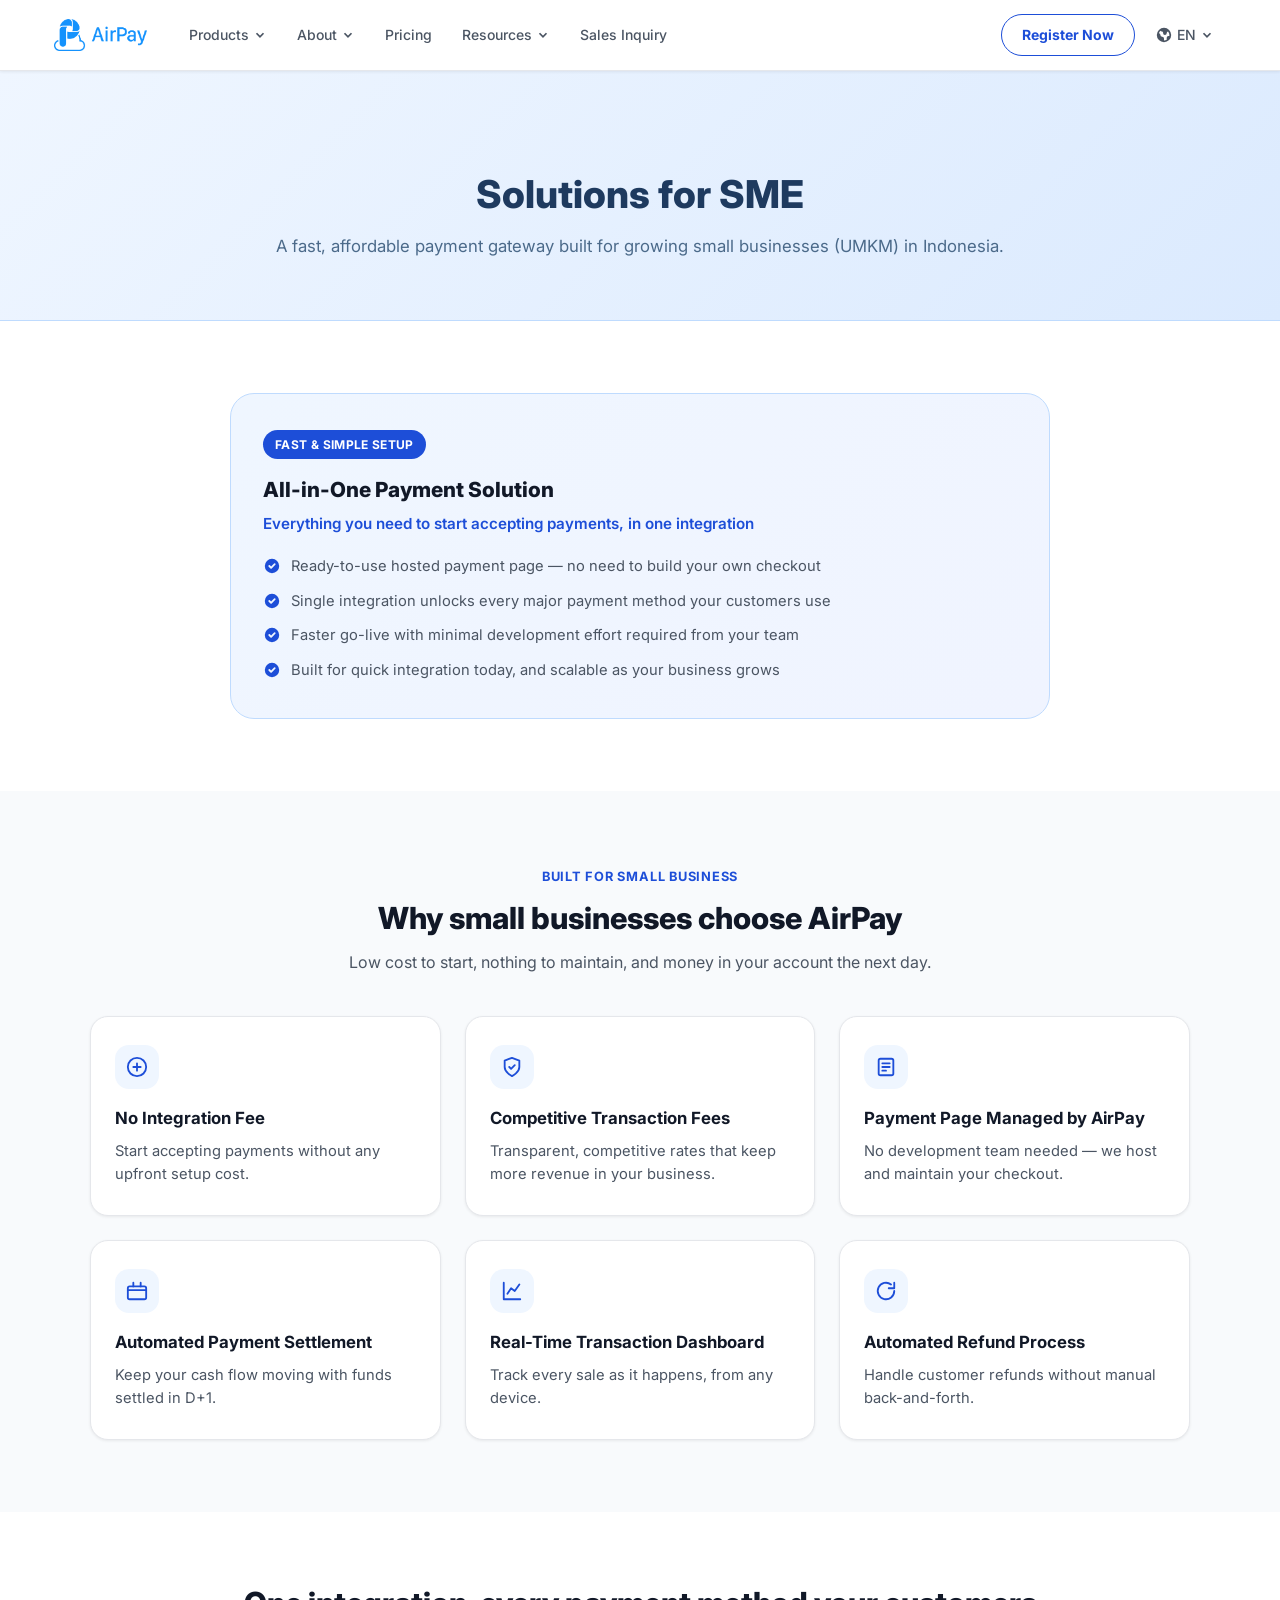
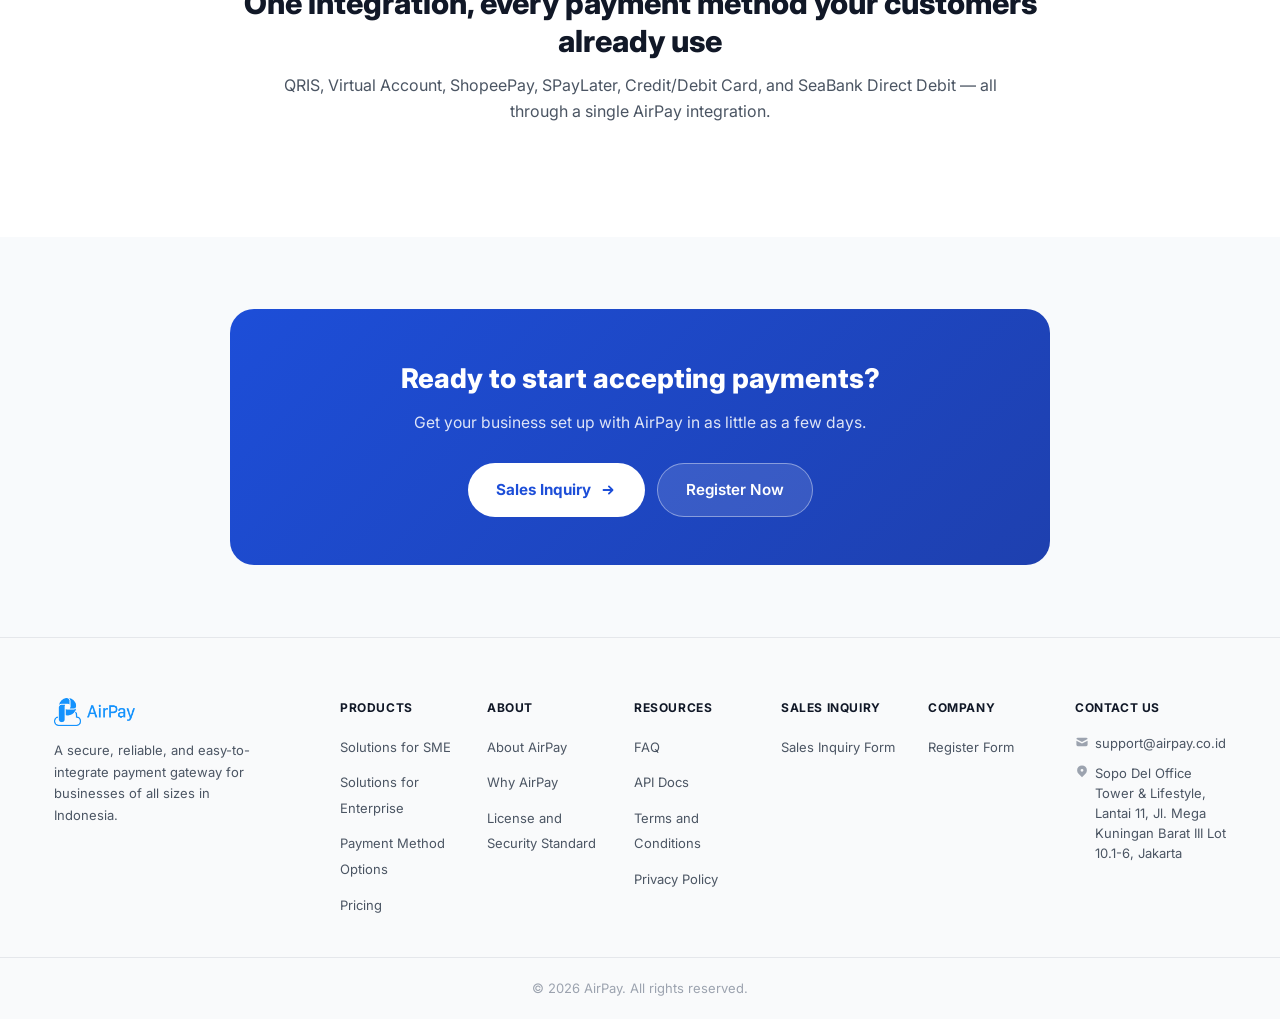
<file: solutions-sme.html>
<!DOCTYPE html>
<html lang="en">
<head>
  <meta charset="UTF-8" />
  <meta name="viewport" content="width=device-width, initial-scale=1.0" />
  <meta name="description" content="AirPay offers an affordable, easy-to-integrate payment gateway for small and growing businesses in Indonesia — no setup fee, no integration fee, fast go-live." />
  <link rel="canonical" href="https://alvinsantosospp.github.io/airpaypgwebsite/solutions-sme.html" />
  <meta property="og:type" content="website" />
  <meta property="og:site_name" content="AirPay" />
  <meta property="og:title" content="Payment Gateway for Small Business (UMKM) in Indonesia | AirPay" />
  <meta property="og:description" content="AirPay offers an affordable, easy-to-integrate payment gateway for small and growing businesses in Indonesia — no setup fee, no integration fee, fast go-live." />
  <meta property="og:url" content="https://alvinsantosospp.github.io/airpaypgwebsite/solutions-sme.html" />
  <meta property="og:image" content="https://alvinsantosospp.github.io/airpaypgwebsite/logo.png" />
  <meta name="twitter:card" content="summary" />
  <meta name="twitter:title" content="Payment Gateway for Small Business (UMKM) in Indonesia | AirPay" />
  <meta name="twitter:description" content="AirPay offers an affordable, easy-to-integrate payment gateway for small and growing businesses in Indonesia — no setup fee, no integration fee, fast go-live." />
  <meta name="twitter:image" content="https://alvinsantosospp.github.io/airpaypgwebsite/logo.png" />
  <title>Payment Gateway for Small Business (UMKM) in Indonesia | AirPay</title>
  <link href="https://fonts.googleapis.com/css2?family=Inter:wght@300;400;500;600;700;800&display=swap" rel="stylesheet" />
  <link rel="stylesheet" href="styles.css" />
  <link rel="stylesheet" href="content-page.css" />
  <script type="application/ld+json">
  {
    "@context": "https://schema.org",
    "@type": "Organization",
    "name": "AirPay",
    "alternateName": "AirPay Payment Gateway",
    "url": "https://alvinsantosospp.github.io/airpaypgwebsite/index.html",
    "logo": "https://alvinsantosospp.github.io/airpaypgwebsite/logo.png",
    "description": "AirPay is a licensed payment gateway in Indonesia, part of Monee and Sea Group, supporting QRIS, e-wallets, virtual accounts, paylater, and card payments."
  }
  </script>
</head>
<body>

  <!-- ===== NAVBAR ===== -->
  <nav class="navbar" id="navbar">
    <div class="nav-container">
      <a href="index.html" class="nav-logo">
        <img src="logo.png" alt="AirPay" class="logo-img" onerror="this.style.display='none';this.nextElementSibling.style.display='flex'">
        <span class="logo-svg-fallback">
          <svg viewBox="0 0 44 44" fill="none" style="width:38px;height:38px">
            <circle cx="22" cy="22" r="22" fill="#2196F3"/>
            <path d="M13 32L22 13L31 32H26.2L22 22.5L17.8 32H13Z" fill="white"/>
            <path d="M18 17H24C25.7 17 27 18.3 27 20C27 21.7 25.7 23 24 23H18V17Z" fill="rgba(255,255,255,0.5)"/>
          </svg>
          <span style="font-size:19px;font-weight:700;color:#2196F3;letter-spacing:-0.2px">AirPay</span>
        </span>
      </a>

      <div class="nav-menu" id="navMenu">
        <div class="nav-item dropdown">
          <a href="#" class="nav-link active-nav"><span data-i18n="nav.products">Products</span> <svg class="chevron" viewBox="0 0 16 16" fill="none" stroke="currentColor" stroke-width="2"><path d="M4 6l4 4 4-4"/></svg></a>
          <div class="dropdown-menu">
            <a href="solutions-sme.html" class="active-link"><span data-i18n="nav.solutionsSme">Solutions for SME</span></a>
            <a href="solutions-enterprise.html"><span data-i18n="nav.solutionsEnterprise">Solutions for Enterprise</span></a>
            <a href="payment-methods.html"><span data-i18n="nav.paymentMethods">Payment Method Options</span></a>
          </div>
        </div>
        <div class="nav-item dropdown">
          <a href="#" class="nav-link"><span data-i18n="nav.about">About</span> <svg class="chevron" viewBox="0 0 16 16" fill="none" stroke="currentColor" stroke-width="2"><path d="M4 6l4 4 4-4"/></svg></a>
          <div class="dropdown-menu">
            <a href="about-airpay.html"><span data-i18n="nav.aboutAirpay">About AirPay</span></a>
            <a href="partners.html"><span data-i18n="nav.airpayPartners">AirPay Partners</span></a>
            <a href="license.html"><span data-i18n="nav.licenseSecurity">License and Security Standard</span></a>
          </div>
        </div>
        <a href="pricing.html" class="nav-link"><span data-i18n="nav.pricing">Pricing</span></a>
        <div class="nav-item dropdown">
          <a href="#" class="nav-link"><span data-i18n="nav.resources">Resources</span> <svg class="chevron" viewBox="0 0 16 16" fill="none" stroke="currentColor" stroke-width="2"><path d="M4 6l4 4 4-4"/></svg></a>
          <div class="dropdown-menu">
            <a href="https://help.cs.shopeepay.co.id/portal/109/category/78-AirPay-Payment-Gateway/79-Tentang-AirPay-PG?page=1" target="_blank" rel="noopener noreferrer"><span data-i18n="nav.faq">FAQ</span></a>
            <a href="https://product.shopeepay.co.id/integration/api/gateway/" target="_blank" rel="noopener noreferrer"><span data-i18n="nav.apiDocs">API Docs</span></a>
            <a href="https://shopeepay.co.id/terms" target="_blank" rel="noopener noreferrer"><span data-i18n="nav.terms">Terms and Conditions</span></a>
            <a href="https://shopeepay.co.id/privacy" target="_blank" rel="noopener noreferrer"><span data-i18n="nav.privacy">Privacy Policy</span></a>
          </div>
        </div>
        <a href="https://help.shopee.co.id/portal/survey/45d63a38f236404bbe371f5e59797d23" target="_blank" rel="noopener noreferrer" class="nav-link"><span data-i18n="nav.salesInquiry">Sales Inquiry</span></a>
      </div>

      <div class="nav-actions" id="navActions">
        <a href="https://help.shopee.co.id/portal/survey/883dc85ec2584fb4941d2cc26aeb2e5a" target="_blank" rel="noopener noreferrer" class="btn-register"><span data-i18n="nav.registerNow">Register Now</span></a>
        <div class="lang-selector">
          <svg class="globe-icon" viewBox="0 0 20 20" fill="currentColor"><path fill-rule="evenodd" d="M10 18a8 8 0 100-16 8 8 0 000 16zM4.332 8.027a6.012 6.012 0 011.912-2.706C6.512 5.73 6.974 6 7.5 6A1.5 1.5 0 019 7.5V8a2 2 0 004 0 2 2 0 011.523-1.943A5.977 5.977 0 0116 10c0 .34-.028.675-.083 1H15a2 2 0 00-2 2v2.197A5.973 5.973 0 0110 16v-2a2 2 0 00-2-2 2 2 0 01-2-2 2 2 0 00-1.668-1.973z" clip-rule="evenodd"/></svg>
          <span class="lang-label">EN</span>
          <svg class="chevron" viewBox="0 0 16 16" fill="none" stroke="currentColor" stroke-width="2"><path d="M4 6l4 4 4-4"/></svg>
          <div class="lang-menu">
            <button type="button" class="lang-option" data-lang="en">
              <span>English</span>
              <svg class="lang-check" viewBox="0 0 20 20" fill="currentColor"><path fill-rule="evenodd" d="M16.707 5.293a1 1 0 010 1.414l-8 8a1 1 0 01-1.414 0l-4-4a1 1 0 111.414-1.414L8 12.586l7.293-7.293a1 1 0 011.414 0z" clip-rule="evenodd"/></svg>
            </button>
            <button type="button" class="lang-option" data-lang="id">
              <span>Bahasa Indonesia</span>
              <svg class="lang-check" viewBox="0 0 20 20" fill="currentColor"><path fill-rule="evenodd" d="M16.707 5.293a1 1 0 010 1.414l-8 8a1 1 0 01-1.414 0l-4-4a1 1 0 111.414-1.414L8 12.586l7.293-7.293a1 1 0 011.414 0z" clip-rule="evenodd"/></svg>
            </button>
          </div>
        </div>
      </div>

      <button class="nav-toggle" id="navToggle" aria-label="Toggle navigation">
        <span></span><span></span><span></span>
      </button>
    </div>
  </nav>

  <!-- ===== PAGE HEADER ===== -->
  <section class="cp-header">
    <div class="cp-header-inner">
      <h1 data-i18n="sme.header.title">Solutions for SME</h1>
      <p data-i18n="sme.header.subtitle">A fast, affordable payment gateway built for growing small businesses (UMKM) in Indonesia.</p>
    </div>
  </section>

  <!-- ===== ALL-IN-ONE HIGHLIGHT ===== -->
  <section class="cp-section">
    <div class="cp-container narrow">
      <div class="cp-highlight-card">
        <span class="cp-badge" data-i18n="sme.highlight.badge">FAST &amp; SIMPLE SETUP</span>
        <h3 data-i18n="sme.highlight.title">All-in-One Payment Solution</h3>
        <p class="cp-highlight-tag" data-i18n="sme.highlight.tag">Everything you need to start accepting payments, in one integration</p>
        <ul>
          <li>
            <svg viewBox="0 0 20 20" fill="currentColor"><path fill-rule="evenodd" d="M10 18a8 8 0 100-16 8 8 0 000 16zm3.707-9.293a1 1 0 00-1.414-1.414L9 10.586 7.707 9.293a1 1 0 00-1.414 1.414l2 2a1 1 0 001.414 0l4-4z" clip-rule="evenodd"/></svg>
            <span data-i18n="sme.highlight.item1">Ready-to-use hosted payment page — no need to build your own checkout</span>
          </li>
          <li>
            <svg viewBox="0 0 20 20" fill="currentColor"><path fill-rule="evenodd" d="M10 18a8 8 0 100-16 8 8 0 000 16zm3.707-9.293a1 1 0 00-1.414-1.414L9 10.586 7.707 9.293a1 1 0 00-1.414 1.414l2 2a1 1 0 001.414 0l4-4z" clip-rule="evenodd"/></svg>
            <span data-i18n="sme.highlight.item2">Single integration unlocks every major payment method your customers use</span>
          </li>
          <li>
            <svg viewBox="0 0 20 20" fill="currentColor"><path fill-rule="evenodd" d="M10 18a8 8 0 100-16 8 8 0 000 16zm3.707-9.293a1 1 0 00-1.414-1.414L9 10.586 7.707 9.293a1 1 0 00-1.414 1.414l2 2a1 1 0 001.414 0l4-4z" clip-rule="evenodd"/></svg>
            <span data-i18n="sme.highlight.item3">Faster go-live with minimal development effort required from your team</span>
          </li>
          <li>
            <svg viewBox="0 0 20 20" fill="currentColor"><path fill-rule="evenodd" d="M10 18a8 8 0 100-16 8 8 0 000 16zm3.707-9.293a1 1 0 00-1.414-1.414L9 10.586 7.707 9.293a1 1 0 00-1.414 1.414l2 2a1 1 0 001.414 0l4-4z" clip-rule="evenodd"/></svg>
            <span data-i18n="sme.highlight.item4">Built for quick integration today, and scalable as your business grows</span>
          </li>
        </ul>
      </div>
    </div>
  </section>

  <!-- ===== WHY SME CHOOSE AIRPAY ===== -->
  <section class="cp-section alt">
    <div class="cp-container">
      <div class="cp-section-head center">
        <span class="cp-eyebrow" data-i18n="sme.why.eyebrow">Built for small business</span>
        <h2 class="cp-section-title" data-i18n="sme.why.title">Why small businesses choose AirPay</h2>
        <p class="cp-section-sub" data-i18n="sme.why.subtitle">Low cost to start, nothing to maintain, and money in your account the next day.</p>
      </div>
      <div class="cp-grid-3">
        <div class="cp-card">
          <div class="cp-card-icon">
            <svg viewBox="0 0 24 24" fill="none" stroke="currentColor" stroke-width="2" stroke-linecap="round" stroke-linejoin="round"><circle cx="12" cy="12" r="10"/><path d="M8 12h8M12 8v8"/></svg>
          </div>
          <h3 class="cp-card-title" data-i18n="sme.why.card1.title">No Integration Fee</h3>
          <p class="cp-card-desc" data-i18n="sme.why.card1.desc">Start accepting payments without any upfront setup cost.</p>
        </div>
        <div class="cp-card">
          <div class="cp-card-icon">
            <svg viewBox="0 0 24 24" fill="none" stroke="currentColor" stroke-width="2" stroke-linecap="round" stroke-linejoin="round"><path d="M12 22s8-4 8-10V5l-8-3-8 3v7c0 6 8 10 8 10z"/><path d="M9 12l2 2 4-4"/></svg>
          </div>
          <h3 class="cp-card-title" data-i18n="sme.why.card2.title">Competitive Transaction Fees</h3>
          <p class="cp-card-desc" data-i18n="sme.why.card2.desc">Transparent, competitive rates that keep more revenue in your business.</p>
        </div>
        <div class="cp-card">
          <div class="cp-card-icon">
            <svg viewBox="0 0 24 24" fill="none" stroke="currentColor" stroke-width="2" stroke-linecap="round" stroke-linejoin="round"><rect x="4" y="3" width="16" height="18" rx="2"/><path d="M8 8h8M8 12h8M8 16h4"/></svg>
          </div>
          <h3 class="cp-card-title" data-i18n="sme.why.card3.title">Payment Page Managed by AirPay</h3>
          <p class="cp-card-desc" data-i18n="sme.why.card3.desc">No development team needed — we host and maintain your checkout.</p>
        </div>
        <div class="cp-card">
          <div class="cp-card-icon">
            <svg viewBox="0 0 24 24" fill="none" stroke="currentColor" stroke-width="2" stroke-linecap="round" stroke-linejoin="round"><rect x="2" y="7" width="20" height="14" rx="2"/><path d="M16 3v4M8 3v4M2 11h20"/></svg>
          </div>
          <h3 class="cp-card-title" data-i18n="sme.why.card4.title">Automated Payment Settlement</h3>
          <p class="cp-card-desc" data-i18n="sme.why.card4.desc">Keep your cash flow moving with funds settled in D+1.</p>
        </div>
        <div class="cp-card">
          <div class="cp-card-icon">
            <svg viewBox="0 0 24 24" fill="none" stroke="currentColor" stroke-width="2" stroke-linecap="round" stroke-linejoin="round"><path d="M3 3v18h18"/><path d="M7 15l4-6 4 3 5-7"/></svg>
          </div>
          <h3 class="cp-card-title" data-i18n="sme.why.card5.title">Real-Time Transaction Dashboard</h3>
          <p class="cp-card-desc" data-i18n="sme.why.card5.desc">Track every sale as it happens, from any device.</p>
        </div>
        <div class="cp-card">
          <div class="cp-card-icon">
            <svg viewBox="0 0 24 24" fill="none" stroke="currentColor" stroke-width="2" stroke-linecap="round" stroke-linejoin="round"><path d="M21 12a9 9 0 11-3.5-7.14M21 3v6h-6"/></svg>
          </div>
          <h3 class="cp-card-title" data-i18n="sme.why.card6.title">Automated Refund Process</h3>
          <p class="cp-card-desc" data-i18n="sme.why.card6.desc">Handle customer refunds without manual back-and-forth.</p>
        </div>
      </div>
    </div>
  </section>

  <!-- ===== PAYMENT CHANNELS ===== -->
  <section class="cp-section">
    <div class="cp-container narrow">
      <div class="cp-section-head center">
        <h2 class="cp-section-title" data-i18n="sme.channels.title">One integration, every payment method your customers already use</h2>
        <p class="cp-section-sub" data-i18n="sme.channels.subtitle">QRIS, Virtual Account, ShopeePay, SPayLater, Credit/Debit Card, and SeaBank Direct Debit — all through a single AirPay integration.</p>
      </div>
    </div>
  </section>

  <!-- ===== CTA ===== -->
  <section class="cp-section alt">
    <div class="cp-container narrow">
      <div class="cp-cta">
        <h2 data-i18n="sme.cta.title">Ready to start accepting payments?</h2>
        <p data-i18n="sme.cta.subtitle">Get your business set up with AirPay in as little as a few days.</p>
        <div class="cp-cta-actions">
          <a href="https://help.shopee.co.id/portal/survey/45d63a38f236404bbe371f5e59797d23" target="_blank" rel="noopener noreferrer" class="btn-cta-primary">
            <span data-i18n="nav.salesInquiry">Sales Inquiry</span>
            <svg viewBox="0 0 20 20" fill="currentColor"><path fill-rule="evenodd" d="M10.293 5.293a1 1 0 011.414 0l4 4a1 1 0 010 1.414l-4 4a1 1 0 01-1.414-1.414L12.586 11H5a1 1 0 110-2h7.586l-2.293-2.293a1 1 0 010-1.414z" clip-rule="evenodd"/></svg>
          </a>
          <a href="https://help.shopee.co.id/portal/survey/883dc85ec2584fb4941d2cc26aeb2e5a" target="_blank" rel="noopener noreferrer" class="btn-cta-secondary"><span data-i18n="nav.registerNow">Register Now</span></a>
        </div>
      </div>
    </div>
  </section>

  <!-- ===== FOOTER ===== -->
  <footer class="footer">
    <div class="footer-top">
      <div class="footer-brand">
        <a href="index.html" class="nav-logo">
          <img src="logo.png" alt="AirPay" class="logo-img footer-logo-img" onerror="this.style.display='none';this.nextElementSibling.style.display='flex'">
          <span class="logo-svg-fallback">
            <svg viewBox="0 0 44 44" fill="none" style="width:34px;height:34px">
              <circle cx="22" cy="22" r="22" fill="#2196F3"/>
              <path d="M13 32L22 13L31 32H26.2L22 22.5L17.8 32H13Z" fill="white"/>
              <path d="M18 17H24C25.7 17 27 18.3 27 20C27 21.7 25.7 23 24 23H18V17Z" fill="rgba(255,255,255,0.5)"/>
            </svg>
            <span style="font-size:17px;font-weight:700;color:#2196F3;letter-spacing:-0.2px">AirPay</span>
          </span>
        </a>
        <p class="footer-tagline" data-i18n="footer.tagline">A secure, reliable, and easy-to-integrate payment gateway for businesses of all sizes in Indonesia.</p>
      </div>
      <div class="footer-links">
        <div class="footer-col"><h4><span data-i18n="nav.products">Products</span></h4><ul><li><a href="solutions-sme.html"><span data-i18n="nav.solutionsSme">Solutions for SME</span></a></li><li><a href="solutions-enterprise.html"><span data-i18n="nav.solutionsEnterprise">Solutions for Enterprise</span></a></li><li><a href="payment-methods.html"><span data-i18n="nav.paymentMethods">Payment Method Options</span></a></li><li><a href="pricing.html"><span data-i18n="nav.pricing">Pricing</span></a></li></ul></div>
        <div class="footer-col"><h4><span data-i18n="nav.about">About</span></h4><ul><li><a href="about-airpay.html"><span data-i18n="nav.aboutAirpay">About AirPay</span></a></li><li><a href="#"><span data-i18n="footer.whyAirpay">Why AirPay</span></a></li><li><a href="license.html"><span data-i18n="nav.licenseSecurity">License and Security Standard</span></a></li></ul></div>
        <div class="footer-col"><h4><span data-i18n="nav.resources">Resources</span></h4><ul><li><a href="https://help.cs.shopeepay.co.id/portal/109/category/78-AirPay-Payment-Gateway/79-Tentang-AirPay-PG?page=1" target="_blank" rel="noopener noreferrer"><span data-i18n="nav.faq">FAQ</span></a></li><li><a href="https://product.shopeepay.co.id/integration/api/gateway/" target="_blank"><span data-i18n="nav.apiDocs">API Docs</span></a></li><li><a href="https://shopeepay.co.id/terms" target="_blank" rel="noopener noreferrer"><span data-i18n="nav.terms">Terms and Conditions</span></a></li><li><a href="https://shopeepay.co.id/privacy" target="_blank" rel="noopener noreferrer"><span data-i18n="nav.privacy">Privacy Policy</span></a></li></ul></div>
        <div class="footer-col"><h4><span data-i18n="nav.salesInquiry">Sales Inquiry</span></h4><ul><li><a href="https://help.shopee.co.id/portal/survey/45d63a38f236404bbe371f5e59797d23" target="_blank" rel="noopener noreferrer"><span data-i18n="footer.salesInquiryForm">Sales Inquiry Form</span></a></li></ul></div>
        <div class="footer-col"><h4><span data-i18n="footer.company">Company</span></h4><ul><li><a href="https://help.shopee.co.id/portal/survey/883dc85ec2584fb4941d2cc26aeb2e5a" target="_blank" rel="noopener noreferrer"><span data-i18n="footer.registerForm">Register Form</span></a></li></ul></div>
        <div class="footer-col"><h4><span data-i18n="footer.contactUs">Contact Us</span></h4><ul>
          <li><a href="mailto:support@airpay.co.id" class="fc-row"><svg class="fc-icon" viewBox="0 0 20 20" fill="currentColor"><path d="M2.003 5.884L10 9.882l7.997-3.998A2 2 0 0016 4H4a2 2 0 00-1.997 1.884z"/><path d="M18 8.118l-8 4-8-4V14a2 2 0 002 2h12a2 2 0 002-2V8.118z"/></svg>support@airpay.co.id</a></li>          <li class="fc-row addr"><svg class="fc-icon" viewBox="0 0 20 20" fill="currentColor"><path fill-rule="evenodd" d="M5.05 4.05a7 7 0 119.9 9.9L10 18.9l-4.95-4.95a7 7 0 010-9.9zM10 11a2 2 0 100-4 2 2 0 000 4z" clip-rule="evenodd"/></svg>Sopo Del Office Tower &amp; Lifestyle, Lantai 11, Jl. Mega Kuningan Barat III Lot 10.1-6, Jakarta</li>
        </ul></div>
      </div>
    </div>
    <div class="footer-bottom"><p data-i18n="footer.copyright">© 2026 AirPay. All rights reserved.</p></div>
  </footer>

  <script src="translations.js"></script>
  <script src="i18n.js"></script>
  <script src="script.js"></script>
</body>
</html>
</file>
<file: styles.css>
/* ===== VARIABLES ===== */
:root {
  --blue: #1D4ED8;
  --blue-dark: #1E40AF;
  --blue-navy: #1E3A5F;
  --blue-light: #3B82F6;
  --blue-bg: #EFF6FF;
  --blue-bg2: #DBEAFE;
  --text: #111827;
  --text-mid: #4B5563;
  --text-muted: #9CA3AF;
  --border: #E5E7EB;
  --white: #ffffff;
  --shadow-sm: 0 1px 3px rgba(0,0,0,0.07);
  --shadow-md: 0 4px 16px rgba(0,0,0,0.09);
  --shadow-lg: 0 8px 28px rgba(0,0,0,0.11);
}

/* ===== RESET ===== */
*, *::before, *::after { box-sizing: border-box; margin: 0; padding: 0; }
html { scroll-behavior: smooth; }
body {
  font-family: 'Inter', -apple-system, BlinkMacSystemFont, 'Segoe UI', sans-serif;
  color: var(--text);
  background: var(--white);
  line-height: 1.6;
  -webkit-font-smoothing: antialiased;
}
a { text-decoration: none; }
ul { list-style: none; }
img, svg { display: block; }

/* ===== NAVBAR ===== */
.navbar {
  position: sticky;
  top: 0;
  z-index: 1000;
  background: var(--white);
  border-bottom: 1px solid var(--border);
  box-shadow: var(--shadow-sm);
  transition: box-shadow 0.3s;
}
.navbar.scrolled { box-shadow: 0 4px 20px rgba(0,0,0,0.08); }

.nav-container {
  max-width: 1220px;
  margin: 0 auto;
  padding: 0 24px;
  height: 70px;
  display: flex;
  align-items: center;
  gap: 28px;
}

.nav-logo {
  display: flex;
  align-items: center;
  gap: 10px;
  flex-shrink: 0;
}
.logo-icon { width: 36px; height: 36px; }
.logo-text {
  font-size: 19px;
  font-weight: 700;
  color: var(--text);
  letter-spacing: -0.2px;
}
.logo-img {
  height: 32px;
  width: auto;
  object-fit: contain;
}
.footer-logo-img {
  height: 28px;
}
.logo-svg-fallback {
  display: none;
  align-items: center;
  gap: 10px;
}

.nav-menu {
  display: flex;
  align-items: center;
  gap: 2px;
  flex: 1;
}

.nav-item { position: relative; }

.nav-link {
  display: flex;
  align-items: center;
  gap: 4px;
  padding: 8px 14px;
  font-size: 14px;
  font-weight: 500;
  color: var(--text-mid);
  border-radius: 999px;
  transition: color 0.15s, background 0.15s;
  white-space: nowrap;
}
.nav-link:hover { color: var(--blue); background: var(--blue-bg); }

.chevron {
  width: 14px;
  height: 14px;
  flex-shrink: 0;
  transition: transform 0.2s;
}
.nav-item:hover .chevron { transform: rotate(180deg); }

.dropdown-menu {
  position: absolute;
  top: calc(100% + 10px);
  left: 0;
  background: var(--white);
  border: 1px solid var(--border);
  border-radius: 16px;
  box-shadow: var(--shadow-lg);
  padding: 8px;
  min-width: 230px;
  opacity: 0;
  visibility: hidden;
  transform: translateY(-6px);
  transition: opacity 0.18s, transform 0.18s, visibility 0.18s;
  z-index: 200;
}
.nav-item:hover .dropdown-menu {
  opacity: 1;
  visibility: visible;
  transform: translateY(0);
}
.dropdown-menu a {
  display: block;
  padding: 10px 14px;
  font-size: 14px;
  color: var(--text-mid);
  border-radius: 10px;
  transition: color 0.15s, background 0.15s;
}
.dropdown-menu a:hover { color: var(--blue); background: var(--blue-bg); }

.nav-actions {
  display: flex;
  align-items: center;
  gap: 8px;
  flex-shrink: 0;
}

.btn-register {
  font-size: 14px;
  font-weight: 700;
  color: var(--blue);
  border: 1.5px solid var(--blue);
  padding: 9px 20px;
  border-radius: 999px;
  transition: background 0.2s, transform 0.15s;
  white-space: nowrap;
}
.btn-register:hover {
  background: var(--blue-bg);
  transform: translateY(-1px);
}

.lang-selector {
  position: relative;
  display: flex;
  align-items: center;
  gap: 4px;
  padding: 8px 12px;
  font-size: 14px;
  font-weight: 500;
  color: var(--text-mid);
  border-radius: 999px;
  cursor: pointer;
  transition: color 0.15s, background 0.15s;
}
.lang-selector:hover { color: var(--blue); background: var(--blue-bg); }
.globe-icon { width: 18px; height: 18px; }
.lang-selector .chevron { transition: transform 0.15s; }
.lang-selector.open .chevron { transform: rotate(180deg); }

.lang-menu {
  position: absolute;
  top: calc(100% + 8px);
  right: 0;
  min-width: 170px;
  background: var(--white);
  border: 1px solid #E5E7EB;
  border-radius: 14px;
  box-shadow: 0 12px 28px rgba(15, 23, 42, 0.12);
  padding: 6px;
  display: none;
  flex-direction: column;
  gap: 2px;
  z-index: 60;
}
.lang-selector.open .lang-menu { display: flex; }
.lang-option {
  display: flex;
  align-items: center;
  justify-content: space-between;
  gap: 8px;
  padding: 8px 10px;
  font-size: 13.5px;
  font-weight: 500;
  color: var(--text-mid);
  background: none;
  border: none;
  border-radius: 7px;
  text-align: left;
  cursor: pointer;
  font-family: inherit;
}
.lang-option:hover { background: var(--blue-bg); color: var(--blue); }
.lang-option.active { color: var(--blue); font-weight: 600; background: var(--blue-bg); }
.lang-option .lang-check { width: 15px; height: 15px; opacity: 0; }
.lang-option.active .lang-check { opacity: 1; }

.nav-toggle {
  display: none;
  flex-direction: column;
  gap: 5px;
  background: none;
  border: none;
  cursor: pointer;
  padding: 8px;
  margin-left: auto;
  flex-shrink: 0;
}
.nav-toggle span {
  display: block;
  width: 22px;
  height: 2px;
  background: var(--text);
  border-radius: 2px;
  transition: transform 0.28s, opacity 0.28s;
}

/* ===== HERO ===== */
.hero {
  background: linear-gradient(135deg, #EFF6FF 0%, #F0F4FF 45%, #EEF2FF 100%);
  padding: 96px 0 68px;
  overflow: hidden;
}
.hero-container {
  max-width: 1220px;
  margin: 0 auto;
  padding: 0 24px;
  display: grid;
  grid-template-columns: 1fr 1fr;
  gap: 56px;
  align-items: center;
}

.hero-title {
  font-size: 46px;
  font-weight: 800;
  line-height: 1.12;
  letter-spacing: -0.8px;
  color: var(--text);
  margin-bottom: 20px;
}
.hero-subtitle {
  font-size: 17px;
  color: var(--text-mid);
  line-height: 1.7;
  margin-bottom: 36px;
  max-width: 430px;
}
.hero-actions {
  display: flex;
  gap: 14px;
  align-items: center;
  flex-wrap: wrap;
}

.btn-primary {
  display: inline-flex;
  align-items: center;
  gap: 8px;
  background: var(--blue);
  color: var(--white);
  font-size: 15px;
  font-weight: 700;
  padding: 14px 28px;
  border-radius: 999px;
  box-shadow: 0 4px 16px rgba(29,78,216,0.28);
  transition: background 0.2s, transform 0.15s, box-shadow 0.2s;
}
.btn-primary svg { width: 18px; height: 18px; }
.btn-primary:hover {
  background: var(--blue-dark);
  transform: translateY(-2px);
  box-shadow: 0 8px 22px rgba(29,78,216,0.36);
}

.btn-outline-hero {
  display: inline-flex;
  align-items: center;
  font-size: 15px;
  font-weight: 700;
  color: var(--text-mid);
  background: var(--white);
  border: 1.5px solid var(--border);
  padding: 13px 28px;
  border-radius: 999px;
  transition: border-color 0.2s, background 0.2s, transform 0.15s;
}
.btn-outline-hero:hover {
  border-color: var(--blue);
  color: var(--blue);
  background: var(--blue-bg);
  transform: translateY(-2px);
}

.hero-illustration {
  display: flex;
  justify-content: center;
  align-items: center;
}
.hero-svg {
  width: 100%;
  max-width: 500px;
  height: auto;
  filter: drop-shadow(0 24px 48px rgba(29,78,216,0.07));
}

/* ===== FEATURES ===== */
.features { background: #F8FAFC; padding: 64px 0; }

.features-container {
  max-width: 1220px;
  margin: 0 auto;
  padding: 0 24px;
  display: grid;
  grid-template-columns: repeat(4, 1fr);
  gap: 18px;
}

.feature-card {
  padding: 30px 24px;
  display: flex;
  align-items: flex-start;
  gap: 16px;
  background: var(--white);
  border: 1px solid var(--border);
  border-radius: 18px;
  box-shadow: var(--shadow-sm);
  transition: transform 0.18s, box-shadow 0.18s;
}
.feature-card:hover {
  transform: translateY(-4px);
  box-shadow: var(--shadow-md);
}

.feature-icon {
  width: 48px;
  height: 48px;
  border-radius: 14px;
  display: flex;
  align-items: center;
  justify-content: center;
  flex-shrink: 0;
}
.feature-icon svg { width: 22px; height: 22px; }

.icon-blue   { background: #DBEAFE; color: var(--blue); }
.icon-green  { background: #D1FAE5; color: #059669; }
.icon-purple { background: #EDE9FE; color: #7C3AED; }
.icon-orange { background: #FEF3C7; color: #D97706; }

.feature-card h3 {
  font-size: 14px;
  font-weight: 700;
  color: var(--text);
  margin-bottom: 4px;
}
.feature-card p {
  font-size: 13px;
  color: var(--text-muted);
  line-height: 1.55;
}

/* ===== SEA GROUP ===== */
.sea-group {
  background: var(--white);
  padding: 88px 0;
}
.sea-group-container {
  max-width: 1220px;
  margin: 0 auto;
  padding: 0 24px;
  display: grid;
  grid-template-columns: 1fr 1.1fr;
  gap: 56px;
  align-items: center;
}

.sea-group-content h2 {
  font-size: 34px;
  font-weight: 800;
  color: var(--text);
  letter-spacing: -0.5px;
  line-height: 1.2;
  margin-bottom: 8px;
}
.sea-subtitle {
  font-size: 16px;
  font-weight: 600;
  color: var(--blue);
  margin-bottom: 28px;
}

.sea-list {
  display: flex;
  flex-direction: column;
  gap: 18px;
}
.sea-list li {
  display: flex;
  align-items: flex-start;
  gap: 14px;
  font-size: 14px;
  color: var(--text-mid);
  line-height: 1.65;
}
.check-ic {
  width: 28px;
  height: 28px;
  padding: 6px;
  color: var(--blue);
  background: var(--blue-bg);
  border-radius: 999px;
  flex-shrink: 0;
  margin-top: -2px;
}

.sea-map-wrap {
  display: flex;
  justify-content: center;
  align-items: center;
}
.ecosystem-svg {
  width: 100%;
  max-width: 640px;
  height: auto;
}

/* ===== LEAD FORM ===== */
.lead-form-section {
  background: #F0F5FF;
  padding: 80px 24px;
}
.lead-form-wrap {
  max-width: 600px;
  margin: 0 auto;
}
.lead-form-card {
  background: var(--white);
  border-radius: 20px;
  padding: 40px 44px 36px;
  box-shadow: 0 4px 32px rgba(29,78,216,0.08);
}

.lead-badge {
  display: inline-flex;
  align-items: center;
  gap: 7px;
  background: #EFF6FF;
  color: var(--blue);
  font-size: 11px;
  font-weight: 700;
  letter-spacing: 1px;
  padding: 5px 12px;
  border-radius: 20px;
  margin-bottom: 18px;
}
.lead-badge-dot {
  width: 7px;
  height: 7px;
  border-radius: 50%;
  background: var(--blue);
}

.lead-title {
  font-size: 28px;
  font-weight: 800;
  color: var(--text);
  letter-spacing: -0.3px;
  margin-bottom: 8px;
}
.lead-subtitle {
  font-size: 14px;
  color: var(--text-mid);
  line-height: 1.6;
  margin-bottom: 24px;
}

.lead-steps {
  display: flex;
  align-items: center;
  gap: 6px;
  margin-bottom: 20px;
}
.step-bar {
  height: 5px;
  flex: 1;
  border-radius: 3px;
  background: #E5E7EB;
}
.step-bar.active { background: var(--blue); }
.step-label {
  font-size: 12px;
  font-weight: 600;
  color: var(--text-muted);
  white-space: nowrap;
  margin-left: 6px;
}

.lead-divider {
  border: none;
  border-top: 1px solid var(--border);
  margin-bottom: 24px;
}

.lead-form { display: flex; flex-direction: column; gap: 18px; }

.form-group { display: flex; flex-direction: column; gap: 6px; }
.form-group label {
  font-size: 13px;
  font-weight: 600;
  color: var(--text);
}
.req { color: #EF4444; }

.form-row {
  display: grid;
  grid-template-columns: 1fr 1fr;
  gap: 14px;
}

.input-wrap {
  display: flex;
  align-items: center;
  border: 1.5px solid var(--border);
  border-radius: 12px;
  padding: 0 14px;
  height: 50px;
  gap: 10px;
  transition: border-color 0.2s;
  background: var(--white);
}
.input-wrap:focus-within {
  border-color: var(--blue);
  box-shadow: 0 0 0 3px rgba(29,78,216,0.08);
}
.input-icon {
  width: 16px;
  height: 16px;
  color: #9CA3AF;
  flex-shrink: 0;
}
.input-wrap input {
  border: none;
  outline: none;
  font-size: 14px;
  color: var(--text);
  font-family: inherit;
  width: 100%;
  background: transparent;
}
.input-wrap input::placeholder { color: #9CA3AF; }

.phone-prefix, .url-prefix {
  font-size: 14px;
  font-weight: 500;
  color: var(--text);
  white-space: nowrap;
  flex-shrink: 0;
}
.phone-divider {
  width: 1px;
  height: 20px;
  background: var(--border);
  flex-shrink: 0;
}

.form-checkbox { margin-top: 2px; }
.checkbox-label {
  display: flex;
  align-items: flex-start;
  gap: 12px;
  cursor: pointer;
  font-size: 13px;
  color: var(--text-mid);
  line-height: 1.55;
}
.checkbox-label input[type="checkbox"] { display: none; }
.checkmark {
  width: 20px;
  height: 20px;
  border: 2px solid var(--border);
  border-radius: 6px;
  flex-shrink: 0;
  margin-top: 1px;
  display: flex;
  align-items: center;
  justify-content: center;
  transition: all 0.15s;
  background: var(--white);
}
.checkbox-label input[type="checkbox"]:checked + .checkmark {
  background: var(--blue);
  border-color: var(--blue);
}
.checkbox-label input[type="checkbox"]:checked + .checkmark::after {
  content: '';
  width: 5px;
  height: 9px;
  border: 2px solid white;
  border-top: none;
  border-left: none;
  transform: rotate(45deg) translateY(-1px);
  display: block;
}
.checkbox-label a { color: var(--blue); text-decoration: underline; }

.btn-submit {
  width: 100%;
  height: 54px;
  background: var(--blue);
  color: white;
  font-size: 16px;
  font-weight: 700;
  border: none;
  border-radius: 12px;
  cursor: pointer;
  transition: background 0.2s, transform 0.15s, box-shadow 0.2s;
  box-shadow: 0 4px 16px rgba(29,78,216,0.25);
  margin-top: 4px;
}
.btn-submit:hover {
  background: var(--blue-dark);
  transform: translateY(-2px);
  box-shadow: 0 8px 22px rgba(29,78,216,0.32);
}

.form-trust {
  text-align: center;
  font-size: 12px;
  color: var(--text-muted);
  margin-top: 4px;
  line-height: 1.6;
}
.form-trust strong { color: var(--text-mid); }

@media (max-width: 600px) {
  .lead-form-card { padding: 28px 20px 24px; }
  .lead-title { font-size: 22px; }
  .form-row { grid-template-columns: 1fr; }
}

/* ===== FOOTER ===== */
.footer {
  background: #F9FAFB;
  border-top: 1px solid var(--border);
}

.footer-top {
  max-width: 1220px;
  margin: 0 auto;
  padding: 60px 24px 40px;
  display: grid;
  grid-template-columns: 230px 1fr;
  gap: 56px;
}

.footer-brand .nav-logo { margin-bottom: 14px; }

.footer-tagline {
  font-size: 13px;
  color: var(--text-mid);
  line-height: 1.65;
  margin-bottom: 20px;
  max-width: 200px;
}

.footer-social {
  display: flex;
  gap: 8px;
}
.social-btn {
  width: 34px;
  height: 34px;
  border-radius: 999px;
  background: var(--white);
  border: 1px solid var(--border);
  display: flex;
  align-items: center;
  justify-content: center;
  color: var(--text-mid);
  transition: color 0.15s, border-color 0.15s, background 0.15s;
}
.social-btn svg { width: 15px; height: 15px; }
.social-btn:hover {
  color: var(--blue);
  border-color: var(--blue);
  background: var(--blue-bg);
}

.footer-links {
  display: grid;
  grid-template-columns: repeat(6, 1fr);
  gap: 20px;
}
.footer-col h4 {
  font-size: 12px;
  font-weight: 700;
  color: var(--text);
  text-transform: uppercase;
  letter-spacing: 0.6px;
  margin-bottom: 16px;
}
.footer-col ul {
  display: flex;
  flex-direction: column;
  gap: 10px;
}
.footer-col a {
  font-size: 13px;
  color: var(--text-mid);
  transition: color 0.15s;
  line-height: 1.45;
}
.footer-col a:hover { color: var(--blue); }

.fc-row {
  display: flex;
  align-items: flex-start;
  gap: 6px;
}
.fc-row.addr {
  font-size: 13px;
  color: var(--text-mid);
  line-height: 1.55;
  display: flex;
  align-items: flex-start;
  gap: 6px;
}
.fc-icon {
  width: 14px;
  height: 14px;
  flex-shrink: 0;
  color: var(--text-muted);
  margin-top: 1px;
}

.footer-bottom {
  border-top: 1px solid var(--border);
  padding: 20px 24px;
  text-align: center;
}
.footer-bottom p {
  font-size: 13px;
  color: var(--text-muted);
}

/* ===== RESPONSIVE ===== */
@media (max-width: 1100px) {
  .hero-title { font-size: 36px; }
  .footer-links { grid-template-columns: repeat(3, 1fr); }
}

@media (max-width: 900px) {
  .features-container { grid-template-columns: repeat(2, 1fr); }
  .sea-group-container { grid-template-columns: 1fr; gap: 40px; }
  .footer-top { grid-template-columns: 1fr; gap: 36px; }
  .footer-links { grid-template-columns: repeat(3, 1fr); }
}

@media (max-width: 768px) {
  .nav-menu,
  .nav-actions { display: none; }

  .nav-container {
    flex-wrap: wrap;
    height: auto;
    min-height: 70px;
    align-items: center;
    padding: 0 16px;
  }
  .nav-logo { order: 1; }
  .nav-toggle { display: flex; order: 2; margin-left: auto; }

  .nav-menu.open {
    display: flex;
    flex-direction: column;
    align-items: stretch;
    order: 3;
    flex: 0 0 100%;
    padding: 8px 0 4px;
    gap: 2px;
    border-top: 1px solid var(--border);
  }
  .nav-menu.open .dropdown-menu {
    position: static;
    box-shadow: none;
    border: none;
    background: var(--blue-bg);
    opacity: 1;
    visibility: visible;
    transform: none;
    padding: 4px 0 4px 12px;
    margin-top: 2px;
    display: none;
  }
  .nav-menu.open .nav-item.open .dropdown-menu { display: block; }

  .nav-actions.open {
    display: flex;
    flex-direction: column;
    align-items: stretch;
    order: 4;
    flex: 0 0 100%;
    padding: 8px 0 16px;
    gap: 8px;
    border-top: 1px solid var(--border);
  }
  .nav-actions.open .btn-register {
    text-align: center;
    justify-content: center;
    width: 100%;
  }
  .nav-actions.open .lang-selector { justify-content: flex-start; }

  .navbar.menu-open {
    box-shadow: 0 6px 24px rgba(0,0,0,0.09);
  }

  .hero { padding: 52px 0 40px; }
  .hero-container { grid-template-columns: 1fr; gap: 36px; }
  .hero-title { font-size: 30px; }
  .hero-illustration { order: -1; }
  .hero-svg { max-width: 380px; }

  .sea-group { padding: 60px 0; }
  .sea-group-content h2 { font-size: 26px; }

  .footer-links { grid-template-columns: repeat(2, 1fr); }
}

@media (max-width: 540px) {
  .features-container { grid-template-columns: 1fr; }
  .hero-title { font-size: 26px; }
  .footer-links { grid-template-columns: 1fr 1fr; }
  .footer-top { padding: 40px 16px 28px; }
}
</file>
<file: content-page.css>
/* ===== SHARED CONTENT PAGE STYLES ===== */
/* Used by solutions-sme.html, solutions-enterprise.html, about-airpay.html */

.cp-header {
  background: linear-gradient(135deg, #EFF6FF 0%, #DBEAFE 100%);
  padding: 100px 24px 60px;
  text-align: center;
  border-bottom: 1px solid #BFDBFE;
}
.cp-header-inner { max-width: 760px; margin: 0 auto; }
.cp-header h1 {
  font-size: clamp(1.6rem, 4vw, 2.4rem);
  font-weight: 800;
  color: #1E3A5F;
  margin: 0 0 16px;
  line-height: 1.2;
}
.cp-header p { font-size: 1.05rem; color: #4B6A8A; margin: 0; }

.cp-section { padding: 72px 24px; background: var(--white); }
.cp-section.alt { background: #F8FAFC; }
.cp-container { max-width: 1100px; margin: 0 auto; }
.cp-container.narrow { max-width: 820px; }

.cp-eyebrow {
  display: inline-block;
  font-size: 0.8rem;
  font-weight: 700;
  color: var(--blue);
  text-transform: uppercase;
  letter-spacing: 0.06em;
  margin-bottom: 12px;
}
.cp-section-title {
  font-size: clamp(1.4rem, 3vw, 1.9rem);
  font-weight: 800;
  color: var(--text);
  margin: 0 0 12px;
  line-height: 1.25;
}
.cp-section-sub {
  font-size: 1rem;
  color: var(--text-mid);
  line-height: 1.65;
  margin: 0 0 40px;
  max-width: 720px;
}
.cp-section-head { margin-bottom: 40px; }
.cp-section-head.center { text-align: center; }
.cp-section-head.center .cp-section-sub { margin-left: auto; margin-right: auto; }

.cp-lead {
  font-size: 1.05rem;
  color: var(--text-mid);
  line-height: 1.75;
  margin: 0 0 20px;
}
.cp-lead:last-child { margin-bottom: 0; }

.cp-grid-2 { display: grid; grid-template-columns: repeat(2, 1fr); gap: 24px; }
.cp-grid-3 { display: grid; grid-template-columns: repeat(3, 1fr); gap: 24px; }
.cp-grid-4 { display: grid; grid-template-columns: repeat(4, 1fr); gap: 24px; }

.cp-card {
  background: var(--white);
  border: 1px solid var(--border);
  border-radius: 18px;
  padding: 28px 24px;
  box-shadow: var(--shadow-sm);
  transition: transform 0.18s, box-shadow 0.18s;
}
.cp-card:hover {
  transform: translateY(-4px);
  box-shadow: var(--shadow-md);
}
.cp-card-icon {
  width: 44px;
  height: 44px;
  border-radius: 14px;
  background: var(--blue-bg);
  color: var(--blue);
  display: flex;
  align-items: center;
  justify-content: center;
  margin-bottom: 16px;
}
.cp-card-icon svg { width: 22px; height: 22px; }
.cp-card-title { font-size: 1.05rem; font-weight: 700; color: var(--text); margin: 0 0 8px; }
.cp-card-desc { font-size: 0.92rem; color: var(--text-mid); line-height: 1.6; margin: 0; }

.cp-highlight-card {
  background: linear-gradient(135deg, #EFF6FF 0%, #F0F4FF 100%);
  border: 1px solid #BFDBFE;
  border-radius: 24px;
  padding: 36px 32px;
}
.cp-highlight-card .cp-badge {
  display: inline-block;
  background: var(--blue);
  color: var(--white);
  font-size: 0.75rem;
  font-weight: 700;
  padding: 5px 12px;
  border-radius: 999px;
  margin-bottom: 14px;
  letter-spacing: 0.03em;
}
.cp-highlight-card h3 { font-size: 1.3rem; font-weight: 800; color: var(--text); margin: 0 0 6px; }
.cp-highlight-card .cp-highlight-tag { font-size: 0.95rem; color: var(--blue); font-weight: 600; margin: 0 0 18px; }
.cp-highlight-card ul { list-style: none; display: flex; flex-direction: column; gap: 12px; }
.cp-highlight-card li {
  display: flex;
  align-items: flex-start;
  gap: 10px;
  font-size: 0.92rem;
  color: var(--text-mid);
  line-height: 1.55;
}
.cp-highlight-card li svg { width: 18px; height: 18px; color: var(--blue); flex-shrink: 0; margin-top: 2px; }

.cp-steps { display: flex; flex-direction: column; }
.cp-step { display: flex; gap: 20px; position: relative; padding-bottom: 36px; }
.cp-step:last-child { padding-bottom: 0; }
.cp-step-num {
  width: 32px;
  height: 32px;
  border-radius: 50%;
  background: var(--blue);
  color: var(--white);
  font-weight: 700;
  font-size: 0.85rem;
  display: flex;
  align-items: center;
  justify-content: center;
  flex-shrink: 0;
  z-index: 1;
}
.cp-step:not(:last-child)::before {
  content: '';
  position: absolute;
  left: 15px;
  top: 32px;
  bottom: 0;
  width: 2px;
  background: var(--border);
}
.cp-step-title { font-size: 1.02rem; font-weight: 700; color: var(--text); margin: 0 0 4px; }
.cp-step-desc { font-size: 0.92rem; color: var(--text-mid); line-height: 1.6; margin: 0; }

.cp-stats { display: grid; grid-template-columns: repeat(4, 1fr); gap: 20px; }
.cp-stat { text-align: center; padding: 20px 12px; }
.cp-stat-num { font-size: 1.6rem; font-weight: 800; color: var(--blue); margin-bottom: 4px; }
.cp-stat-label { font-size: 0.85rem; color: var(--text-mid); }

.cp-cta {
  background: linear-gradient(135deg, var(--blue) 0%, var(--blue-dark) 100%);
  border-radius: 24px;
  padding: 48px 32px;
  text-align: center;
  color: var(--white);
}
.cp-cta h2 { font-size: clamp(1.3rem, 3vw, 1.7rem); font-weight: 800; margin: 0 0 10px; }
.cp-cta p { font-size: 0.98rem; color: rgba(255,255,255,0.85); margin: 0 0 28px; }
.cp-cta-actions { display: flex; gap: 12px; justify-content: center; flex-wrap: wrap; }
.cp-cta .btn-cta-primary {
  background: var(--white);
  color: var(--blue);
  font-weight: 700;
  font-size: 0.95rem;
  padding: 14px 28px;
  border-radius: 999px;
  display: inline-flex;
  align-items: center;
  gap: 8px;
  transition: transform 0.15s;
}
.cp-cta .btn-cta-primary:hover { transform: translateY(-1px); }
.cp-cta .btn-cta-primary svg { width: 18px; height: 18px; }
.cp-cta .btn-cta-secondary {
  background: rgba(255,255,255,0.12);
  border: 1.5px solid rgba(255,255,255,0.4);
  color: var(--white);
  font-weight: 600;
  font-size: 0.95rem;
  padding: 14px 28px;
  border-radius: 999px;
  display: inline-flex;
  align-items: center;
  transition: transform 0.15s, background 0.2s;
}
.cp-cta .btn-cta-secondary:hover { transform: translateY(-1px); background: rgba(255,255,255,0.2); }

.active-link { color: #2196F3 !important; font-weight: 600; }

@media (max-width: 900px) {
  .cp-grid-3, .cp-grid-4 { grid-template-columns: repeat(2, 1fr); }
  .cp-stats { grid-template-columns: repeat(2, 1fr); }
}
@media (max-width: 640px) {
  .cp-header { padding: 88px 20px 48px; }
  .cp-section { padding: 48px 20px; }
  .cp-grid-2, .cp-grid-3, .cp-grid-4 { grid-template-columns: 1fr; }
  .cp-stats { grid-template-columns: repeat(2, 1fr); }
}
</file>
<file: license.css>
/* ===== LICENSE PAGE STYLES ===== */

/* Page header */
.lic-header {
  background: linear-gradient(135deg, #EFF6FF 0%, #DBEAFE 100%);
  padding: 100px 24px 60px;
  text-align: center;
  border-bottom: 1px solid #BFDBFE;
}

.lic-header-inner {
  max-width: 720px;
  margin: 0 auto;
}

.lic-header h1 {
  font-size: clamp(1.6rem, 4vw, 2.4rem);
  font-weight: 800;
  color: #1E3A5F;
  margin: 0 0 16px;
  line-height: 1.2;
}

.lic-header p {
  font-size: 1.05rem;
  color: #4B6A8A;
  margin: 0;
}

/* Certifications section */
.lic-section {
  padding: 72px 24px 80px;
  background: #fff;
}

.lic-container {
  max-width: 1100px;
  margin: 0 auto;
  display: flex;
  align-items: flex-start;
  gap: 0;
}

/* Divider between columns */
.lic-divider {
  width: 1px;
  background: #E2E8F0;
  align-self: stretch;
  min-height: 360px;
  flex-shrink: 0;
  margin: 0 40px;
}

/* Each column */
.lic-col {
  flex: 1;
  display: flex;
  flex-direction: column;
  gap: 40px;
}

.lic-col-title {
  font-size: 0.85rem;
  font-weight: 600;
  color: #64748B;
  text-transform: uppercase;
  letter-spacing: 0.08em;
  margin: 0 0 8px;
  padding-bottom: 12px;
  border-bottom: 2px solid #EFF6FF;
}

/* Individual cert item */
.lic-item {
  display: flex;
  flex-direction: column;
  align-items: flex-start;
  gap: 12px;
}

/* Logo containers */
.lic-logo-wrap {
  display: flex;
  align-items: center;
  justify-content: flex-start;
  min-height: 90px;
}

.lic-logo-svg {
  width: 90px;
  height: 90px;
}

.lic-logo-wide {
  width: 180px;
  height: auto;
}

/* Caption text under logo */
.lic-caption {
  font-size: 0.82rem;
  color: #4B6A8A;
  margin: 0;
  line-height: 1.5;
  font-weight: 500;
}

/* Active nav link highlight */
.active-link {
  color: #2196F3 !important;
  font-weight: 600;
}

/* ===== RESPONSIVE ===== */
@media (max-width: 900px) {
  .lic-container {
    flex-direction: column;
    gap: 48px;
  }

  .lic-divider {
    width: 100%;
    height: 1px;
    min-height: unset;
    margin: 0;
  }

  .lic-col {
    width: 100%;
  }
}

@media (max-width: 540px) {
  .lic-header {
    padding: 88px 20px 48px;
  }

  .lic-section {
    padding: 48px 20px 60px;
  }
}
</file>
<file: partners.css>
/* ===== PARTNERS PAGE ===== */

.ptn-header {
  background: linear-gradient(135deg, #EFF6FF 0%, #DBEAFE 100%);
  padding: 100px 24px 60px;
  text-align: center;
  border-bottom: 1px solid #BFDBFE;
}
.ptn-header-inner { max-width: 900px; margin: 0 auto; }
.ptn-title {
  font-size: clamp(1.6rem, 3.5vw, 2.5rem);
  font-weight: 800;
  color: #2196F3;
  margin: 0 0 14px;
  line-height: 1.2;
}
.ptn-subtitle {
  font-size: 1.05rem;
  font-weight: 700;
  color: #1E3A5F;
  margin: 0;
  line-height: 1.5;
}

.ptn-section {
  padding: 64px 24px 88px;
  background: #F8FAFC;
}
.ptn-container { max-width: 1240px; margin: 0 auto; }

/* Two-column layout */
.ptn-outer {
  display: grid;
  grid-template-columns: 1fr 360px;
  gap: 28px;
  align-items: start;
}
.ptn-left { display: flex; flex-direction: column; gap: 28px; }

/* Section group: wrapper gives space for the floating label */
.ptn-group { position: relative; padding-top: 14px; }

.ptn-box {
  border: 1.5px solid #E5E7EB;
  border-radius: 20px;
  padding: 22px 20px 20px;
  background: white;
}

.ptn-lbl {
  position: absolute;
  top: 0;
  left: 18px;
  background: #1D4ED8;
  color: white;
  font-size: 12.5px;
  font-weight: 700;
  padding: 5px 18px;
  border-radius: 50px;
  white-space: nowrap;
  line-height: 1.4;
}

/* Logo flex row */
.ptn-logos {
  display: flex;
  flex-wrap: wrap;
  gap: 10px;
  padding-top: 8px;
}

/* 3-column grid for Gov section */
.ptn-logos-3 {
  display: grid;
  grid-template-columns: repeat(3, 1fr);
  gap: 10px;
  padding-top: 8px;
}

/* Logo card */
.lc {
  width: 108px;
  height: 108px;
  background: white;
  border-radius: 16px;
  box-shadow: 0 2px 12px rgba(0,0,0,0.07);
  border: 1px solid #EBEBEB;
  display: flex;
  flex-direction: column;
  align-items: center;
  justify-content: center;
  text-align: center;
  padding: 10px;
  gap: 4px;
  flex-shrink: 0;
  overflow: hidden;
}

/* Gov cards fill grid cell width */
.ptn-logos-3 .lc {
  width: auto;
  min-height: 100px;
}

.lc img {
  max-width: 100%;
  max-height: 46px;
  width: auto;
  height: auto;
  object-fit: contain;
  display: block;
}

/* Responsive */
@media (max-width: 1100px) {
  .ptn-outer { grid-template-columns: 1fr; }
  .ptn-logos-3 { grid-template-columns: repeat(5, 1fr); }
}
@media (max-width: 768px) {
  .ptn-header { padding: 88px 20px 48px; }
  .ptn-section { padding: 48px 20px 60px; }
  .lc { width: 88px; height: 88px; }
  .ptn-logos-3 { grid-template-columns: repeat(3, 1fr); }
  .ptn-subtitle { font-size: 0.95rem; }
}
@media (max-width: 480px) {
  .lc { width: 76px; height: 76px; }
  .ptn-title { font-size: 1.4rem; }
}
</file>
<file: payment-methods.css>
/* ===== PAYMENT METHODS PAGE ===== */

.pm-page-header {
  background: linear-gradient(135deg, #EFF6FF 0%, #DBEAFE 100%);
  padding: 100px 24px 60px;
  text-align: center;
  border-bottom: 1px solid #BFDBFE;
}
.pm-page-header-inner { max-width: 720px; margin: 0 auto; }
.pm-page-header h1 {
  font-size: clamp(1.6rem, 4vw, 2.4rem);
  font-weight: 800;
  color: #1E3A5F;
  margin: 0 0 16px;
  line-height: 1.2;
}
.pm-page-header p { font-size: 1.05rem; color: #4B6A8A; margin: 0; }

.pm-section { padding: 72px 24px 88px; background: #fff; }

.pm-container {
  max-width: 1100px;
  margin: 0 auto;
  display: grid;
  grid-template-columns: 5fr 8fr;
  gap: 64px;
  align-items: start;
}

/* Left intro */
.pm-intro { position: sticky; top: 88px; }

.pm-channels-title {
  font-size: 2.2rem;
  font-weight: 800;
  color: #2196F3;
  line-height: 1.15;
  margin: 0 0 14px;
  letter-spacing: -0.5px;
}
.pm-channels-sub {
  font-size: 1rem;
  font-weight: 700;
  color: #111827;
  line-height: 1.5;
  margin: 0 0 18px;
}
.pm-channels-body {
  font-size: 0.875rem;
  color: #6B7280;
  line-height: 1.7;
  margin: 0 0 28px;
}
.pm-stat-row { display: flex; gap: 28px; }
.pm-stat { display: flex; flex-direction: column; gap: 3px; }
.pm-stat-num { font-size: 1.6rem; font-weight: 800; color: #1D4ED8; line-height: 1; }
.pm-stat-label { font-size: 0.72rem; color: #9CA3AF; font-weight: 500; text-transform: uppercase; letter-spacing: 0.04em; }

/* Payment rows */
.pm-list { display: flex; flex-direction: column; gap: 12px; }

.pm-row {
  display: flex;
  align-items: stretch;
  min-height: 74px;
  border-radius: 14px;
  overflow: hidden;
  box-shadow: 0 1px 6px rgba(0,0,0,0.06);
}

.pm-label {
  background: #1D4ED8;
  color: white;
  font-size: 13px;
  font-weight: 600;
  min-width: 152px;
  width: 152px;
  display: flex;
  align-items: center;
  justify-content: center;
  padding: 10px 14px;
  text-align: center;
  line-height: 1.35;
  flex-shrink: 0;
}

.pm-logo-box {
  flex: 1;
  background: white;
  border: 1.5px solid #E5E7EB;
  border-left: none;
  display: flex;
  align-items: center;
  padding: 14px 28px;
  gap: 20px;
}

.pm-logo-svg { height: 38px; width: auto; display: block; }

/* Virtual Account */
.pm-va-text { font-size: 14px; color: #6B7280; font-weight: 500; }

/* Card logos row */
.pm-card-logo { height: 32px; width: auto; display: block; }

/* Responsive */
@media (max-width: 900px) {
  .pm-container { grid-template-columns: 1fr; gap: 40px; }
  .pm-intro { position: static; }
}

@media (max-width: 540px) {
  .pm-page-header { padding: 88px 20px 48px; }
  .pm-section { padding: 48px 20px 60px; }
  .pm-label { min-width: 120px; width: 120px; font-size: 11.5px; padding: 10px 10px; }
  .pm-logo-box { padding: 12px 18px; }
  .pm-channels-title { font-size: 1.7rem; }
  .pm-card-logo { height: 26px; }
  .pm-logo-svg { height: 30px; }
}
</file>
<file: pricing.css>
/* ===== PRICING PAGE ===== */

.pricing-page-header {
  background: linear-gradient(135deg, #EFF6FF 0%, #DBEAFE 100%);
  padding: 100px 24px 60px;
  text-align: center;
  border-bottom: 1px solid #BFDBFE;
}
.pricing-page-header-inner { max-width: 800px; margin: 0 auto; }

.pricing-page-title {
  font-size: clamp(2rem, 5vw, 3rem);
  font-weight: 800;
  color: #2196F3;
  margin: 0 0 14px;
  line-height: 1.15;
}
.pricing-page-subtitle {
  font-size: 1.1rem;
  font-weight: 700;
  color: #1E3A5F;
  margin: 0;
  line-height: 1.5;
}

.pricing-section {
  padding: 64px 24px 88px;
  background: #fff;
}
.pricing-container { max-width: 960px; margin: 0 auto; }

/* Table wrapper */
.pricing-table-wrap {
  overflow-x: auto;
  border-radius: 14px;
  box-shadow: 0 2px 20px rgba(0,0,0,0.08);
  margin-bottom: 24px;
}

.pricing-table {
  width: 100%;
  border-collapse: collapse;
  min-width: 560px;
}

/* Header */
.pricing-table thead th {
  background: #1D4ED8;
  color: white;
  font-weight: 700;
  font-size: 15px;
  padding: 18px 28px;
  text-align: left;
}
.pricing-table thead th.th-center { text-align: center; }

/* Cells */
.pricing-table td {
  padding: 18px 28px;
  border-bottom: 1px solid #E5E7EB;
  font-size: 14px;
  color: #374151;
  vertical-align: middle;
}
.pricing-table tbody tr:last-child td { border-bottom: none; }

/* Channel */
.td-channel {
  font-weight: 700;
  font-size: 15px;
  color: #111827;
}

/* Sub-channel */
.td-subchannel { color: #4B5563; }
.td-subchannel small {
  display: block;
  font-size: 12px;
  color: #9CA3AF;
  margin-top: 3px;
  font-weight: 400;
}

/* Pricing */
.td-pricing {
  text-align: center;
  font-weight: 700;
  font-size: 16px;
  color: #111827;
}
.td-pricing small {
  display: block;
  font-size: 12px;
  font-weight: 400;
  color: #6B7280;
  margin-top: 4px;
}

/* Settlement */
.td-settlement {
  text-align: center;
  font-weight: 700;
  font-size: 15px;
  color: #111827;
}
.td-settlement span {
  display: block;
  font-size: 12px;
  font-weight: 400;
  color: #9CA3AF;
  margin-top: 2px;
}

/* Row shading */
.row-gray .td-channel,
.row-gray .td-subchannel { background: #F9FAFB; }
.row-white .td-channel,
.row-white .td-subchannel { background: #fff; }
.td-subchannel { filter: brightness(0.975); }

/* Footnotes */
.pricing-footnotes {
  font-size: 12.5px;
  color: #6B7280;
  line-height: 2;
  padding: 4px 0;
}
.pricing-footnotes p { margin: 0; }

/* Responsive */
@media (max-width: 768px) {
  .pricing-page-header { padding: 88px 20px 48px; }
  .pricing-section { padding: 48px 20px 60px; }
  .pricing-table thead th,
  .pricing-table td { padding: 14px 16px; font-size: 13px; }
  .pricing-page-subtitle { font-size: 0.95rem; }
}
</file>
